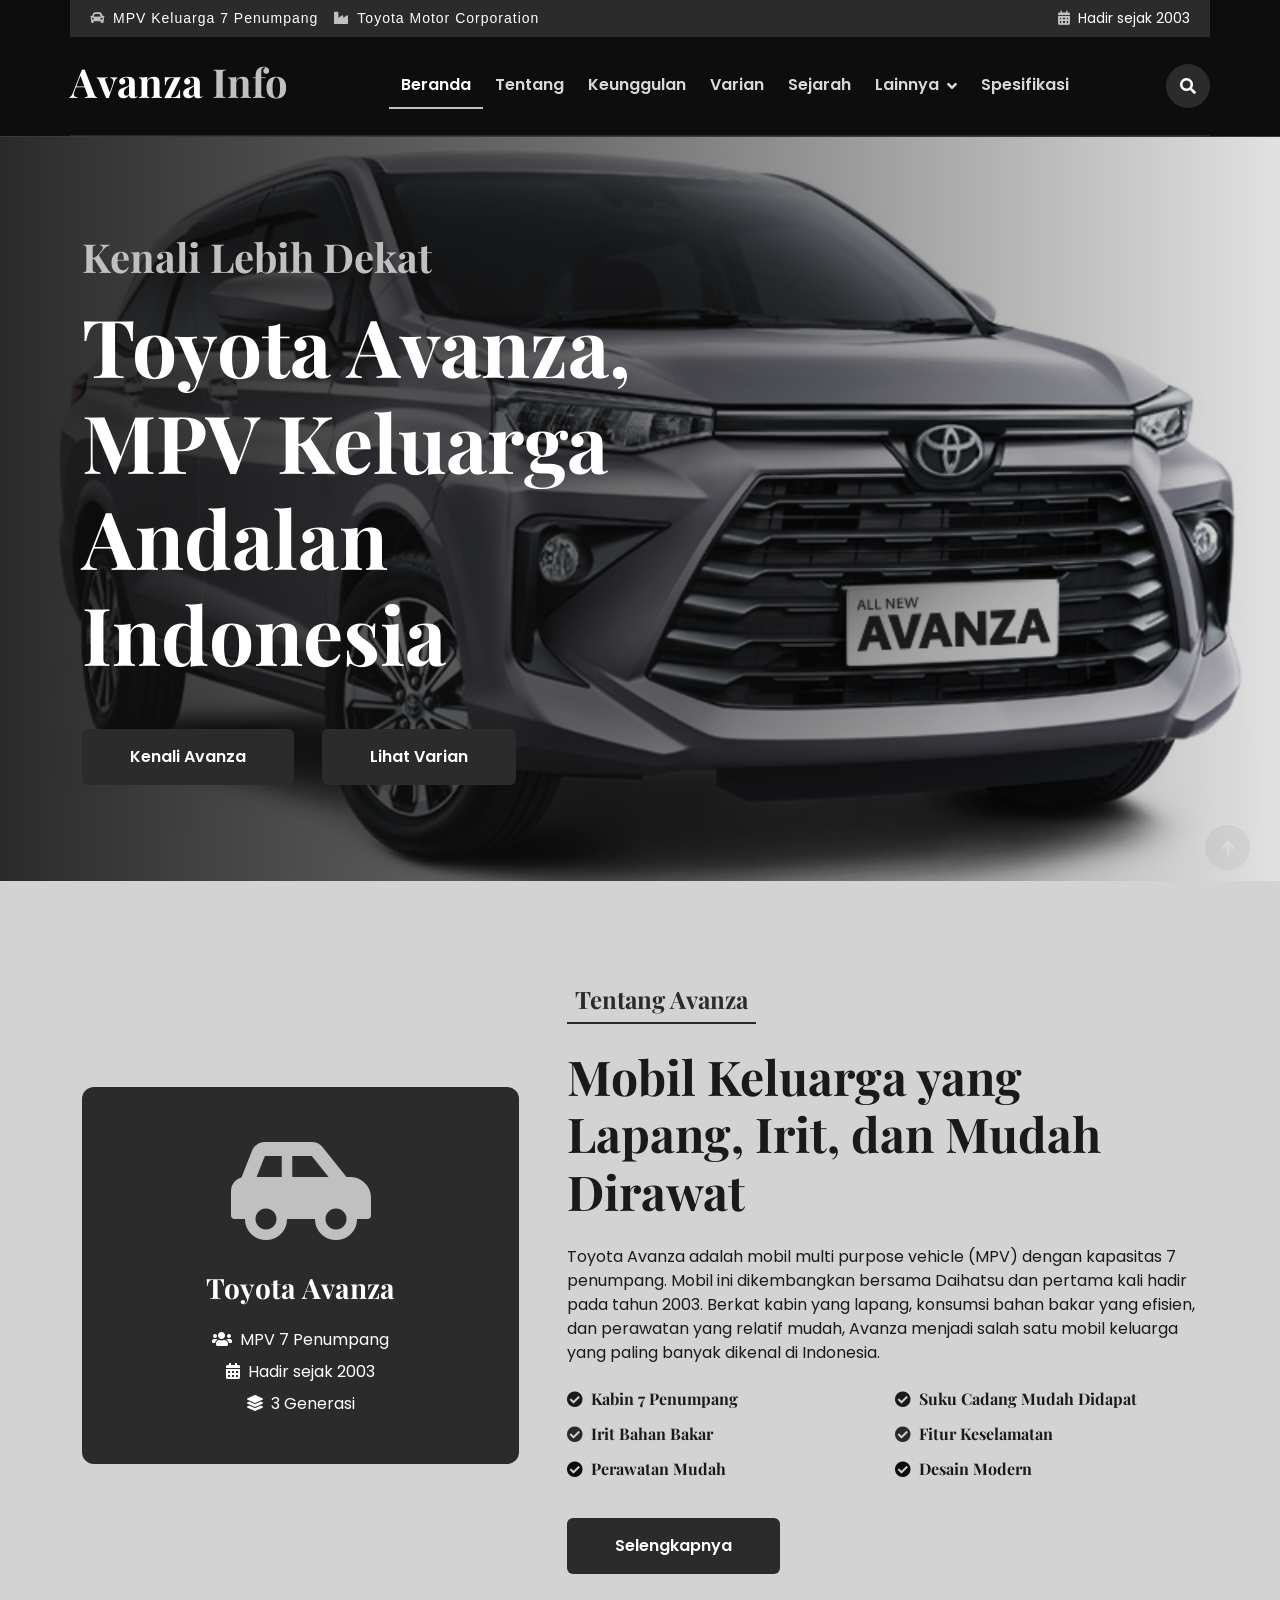
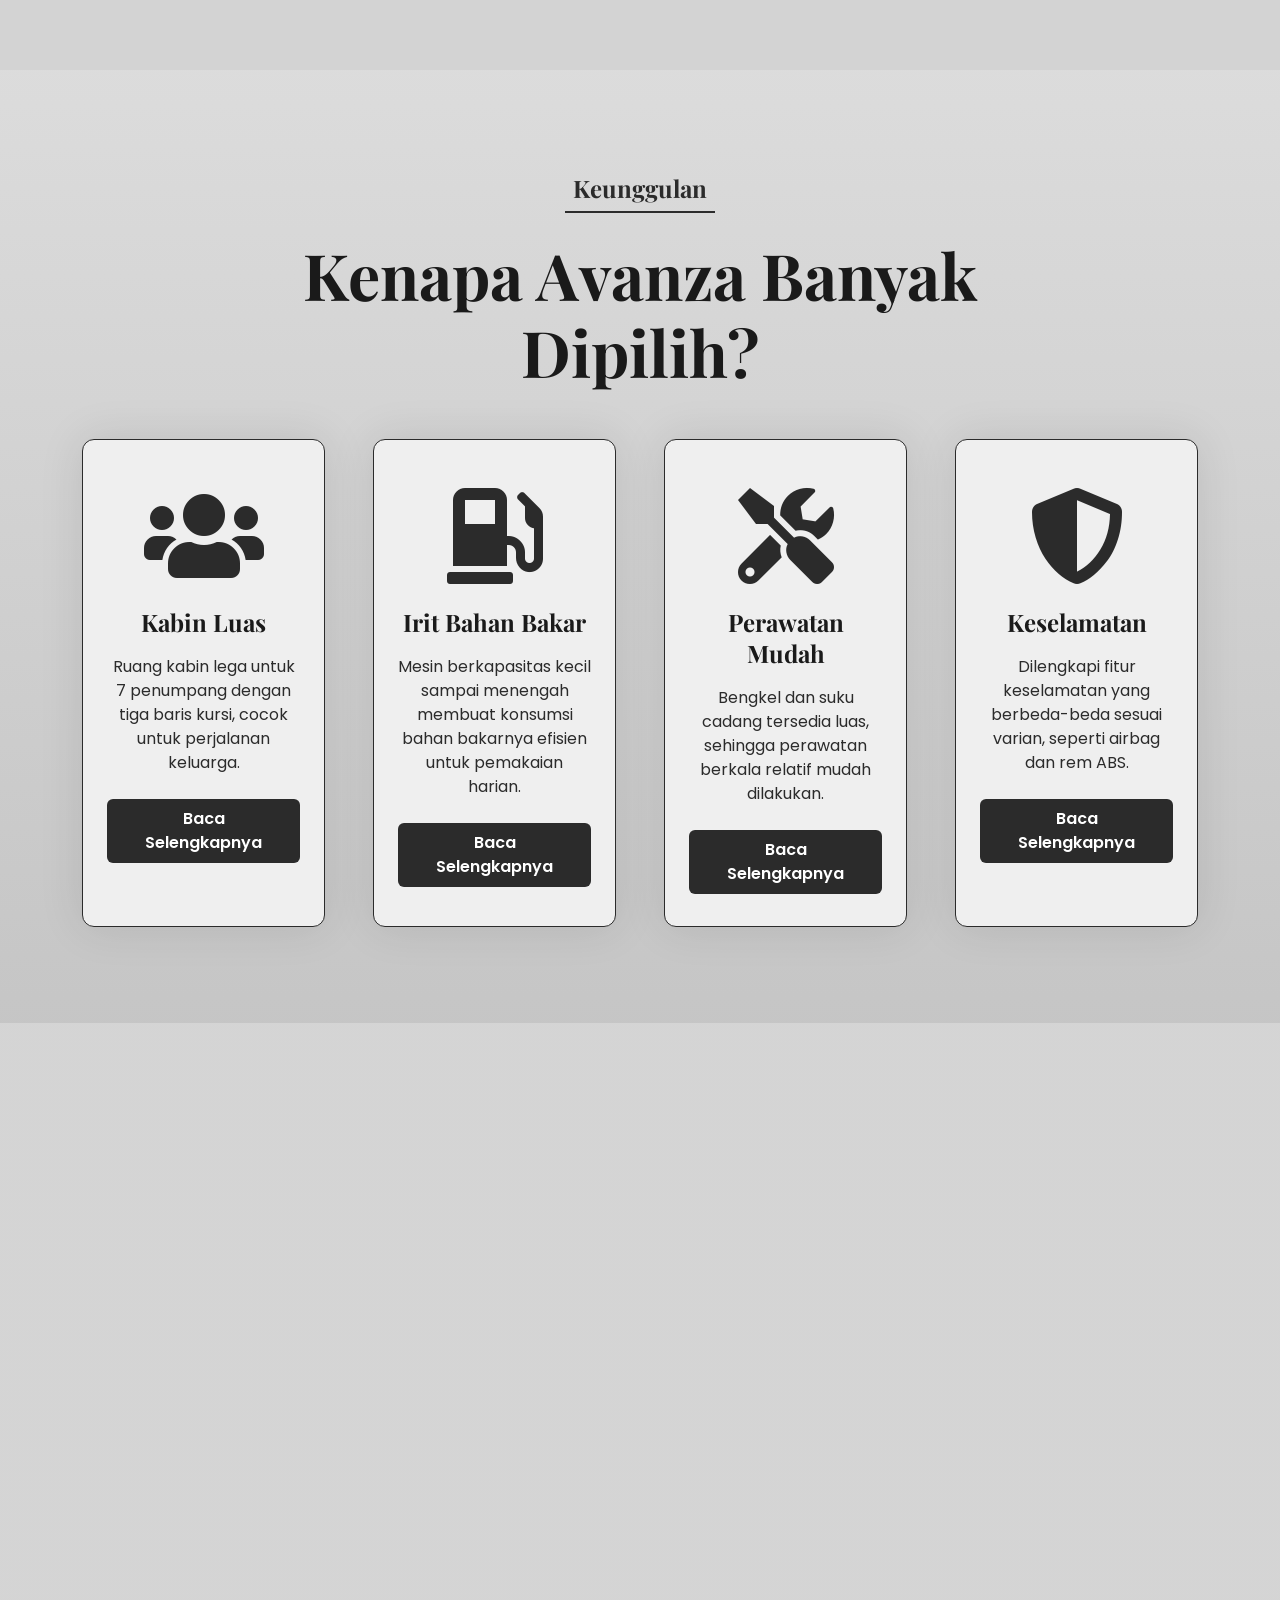
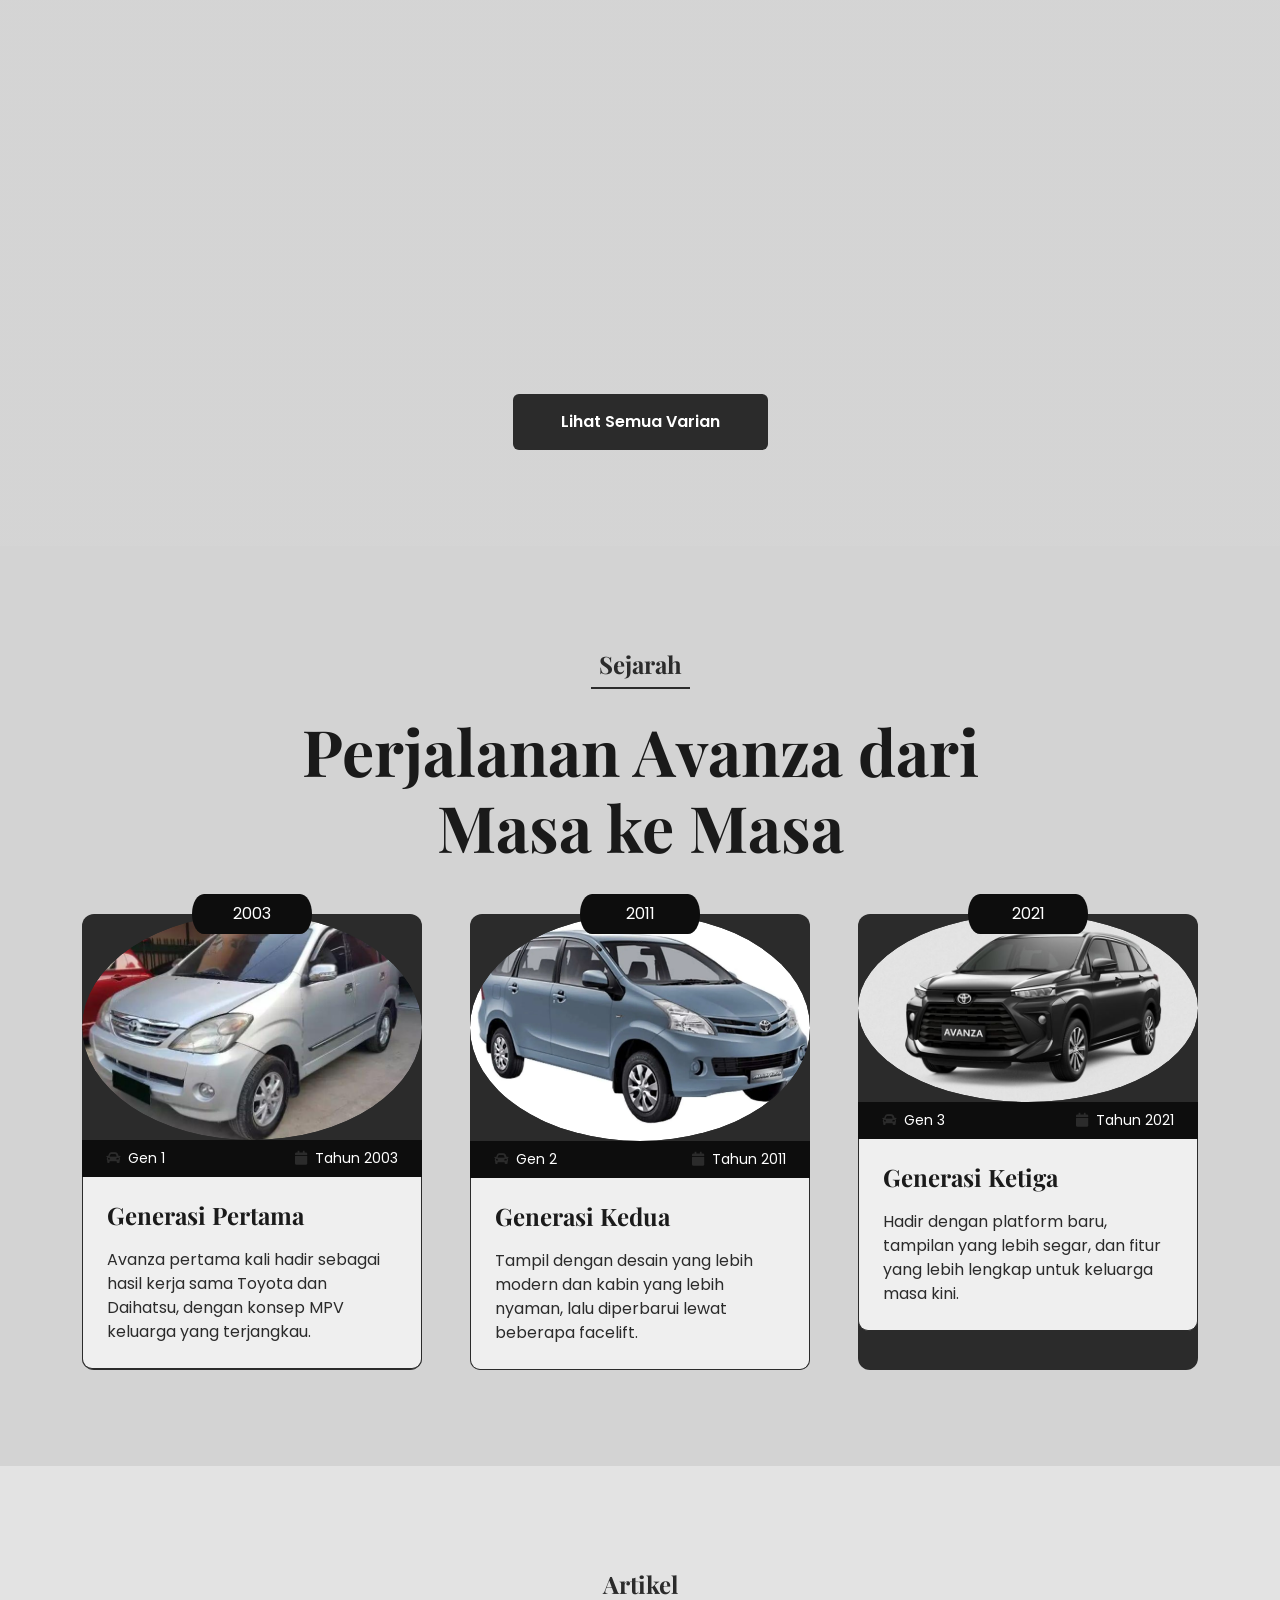
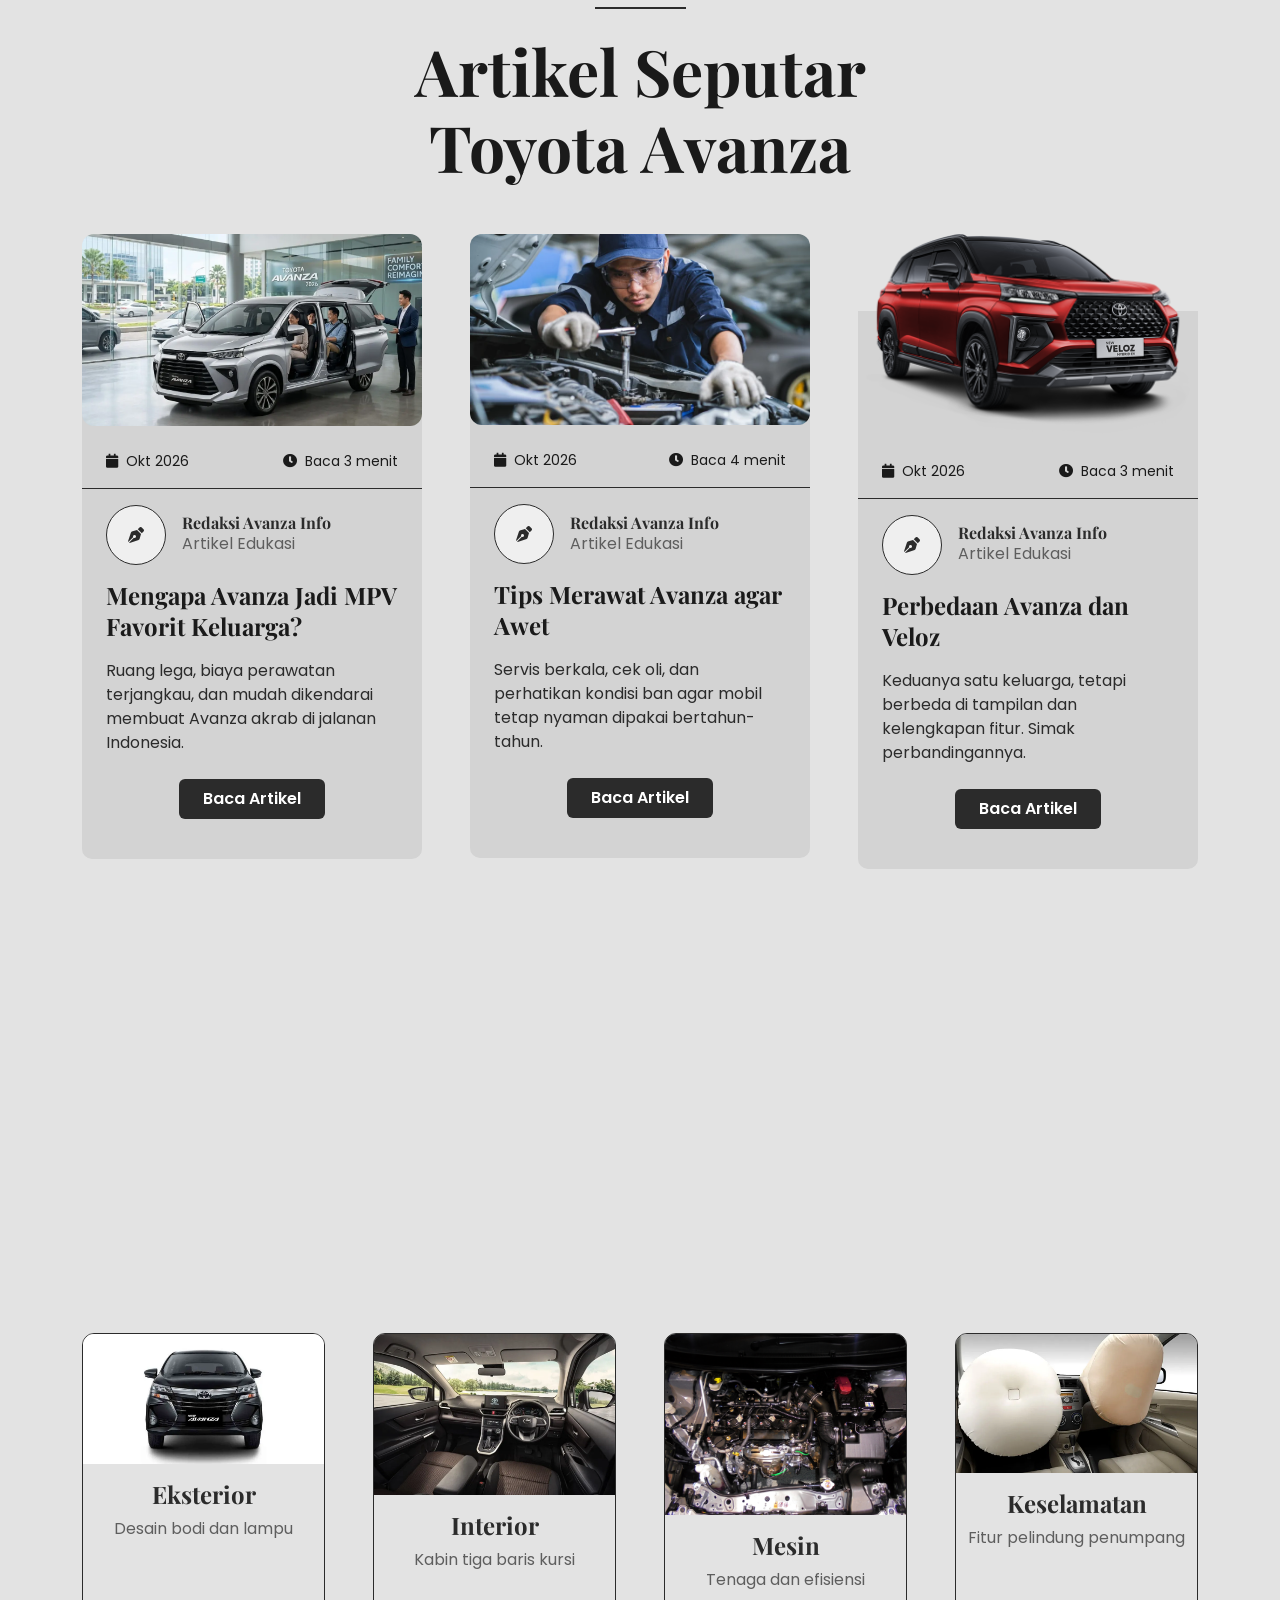
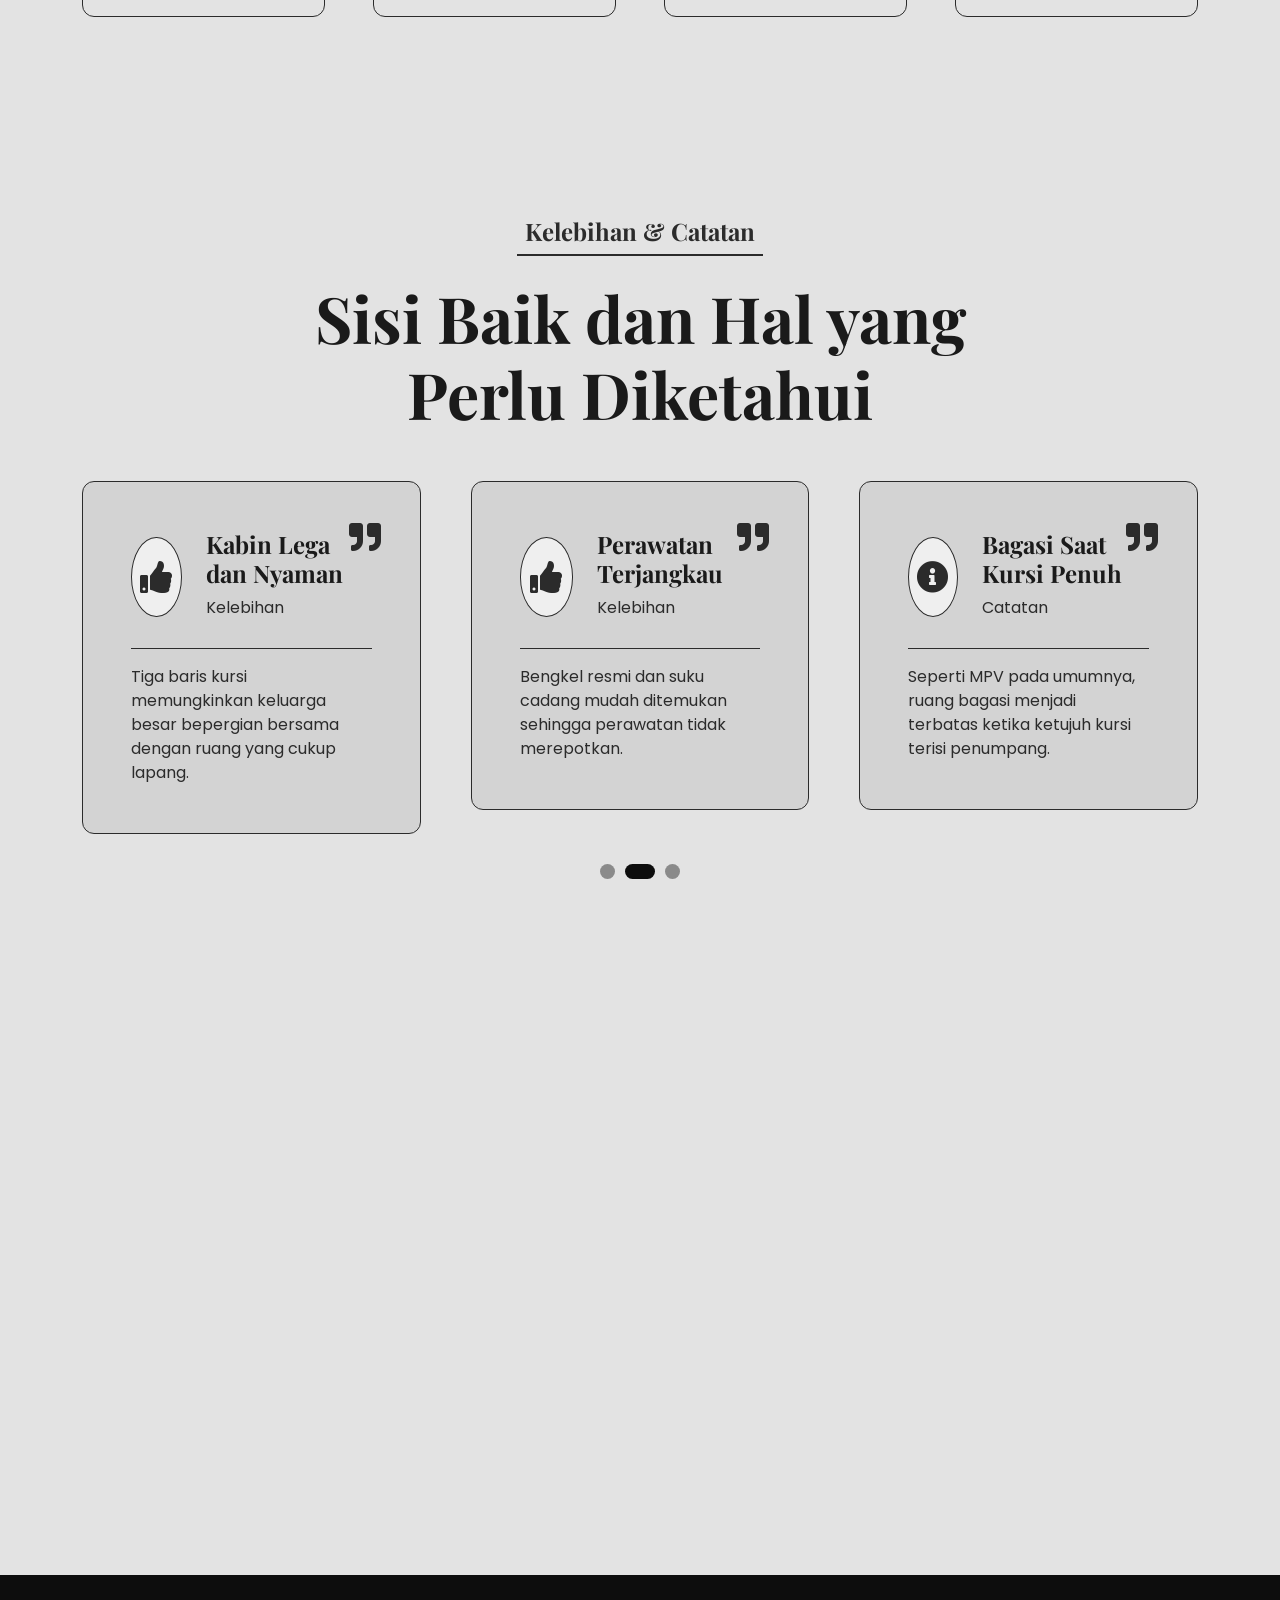
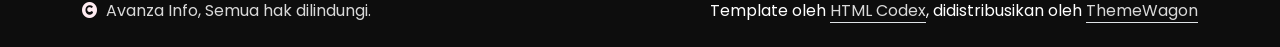
<file: index.html>
<!DOCTYPE html>
<html lang="id">

    <head>
        <meta charset="utf-8">
        <title>Avanza Info - Informasi Lengkap Toyota Avanza</title>
        <meta content="width=device-width, initial-scale=1.0" name="viewport">
        <meta content="toyota avanza, mpv keluarga, informasi avanza, spesifikasi avanza" name="keywords">
        <meta content="Avanza Info: website informasi lengkap tentang Toyota Avanza, MPV keluarga andalan Indonesia." name="description">

        <!-- Google Web Fonts -->
        <link rel="preconnect" href="https://fonts.googleapis.com">
        <link rel="preconnect" href="https://fonts.gstatic.com" crossorigin>
        <link href="https://fonts.googleapis.com/css2?family=Playfair+Display:wght@600;700&family=Poppins:wght@300;400;600&display=swap" rel="stylesheet">

        <!-- Icon Font Stylesheet -->
        <link rel="stylesheet" href="https://use.fontawesome.com/releases/v5.15.4/css/all.css"/>
        <link href="https://cdn.jsdelivr.net/npm/bootstrap-icons@1.4.1/font/bootstrap-icons.css" rel="stylesheet">

        <!-- Libraries Stylesheet -->
        <link href="lib/animate/animate.min.css" rel="stylesheet">
        <link href="lib/lightbox/css/lightbox.min.css" rel="stylesheet">
        <link href="lib/owlcarousel/assets/owl.carousel.min.css" rel="stylesheet">

        <!-- Customized Bootstrap Stylesheet -->
        <link href="css/bootstrap.min.css" rel="stylesheet">

        <!-- Template Stylesheet -->
        <link href="css/style.css" rel="stylesheet">

        <!-- Tema Avanza Info (hitam & abu tua) - harus paling akhir -->
        <link href="css/avanza.css" rel="stylesheet">
    </head>

    <body>

        <!-- Spinner Start -->
        <div id="spinner" class="show w-100 vh-100 bg-white position-fixed translate-middle top-50 start-50  d-flex align-items-center justify-content-center">
            <div class="spinner-grow text-primary" role="status"></div>
        </div>
        <!-- Spinner End -->

        <!-- Navbar start -->
        <div class="container-fluid border-bottom bg-light wow fadeIn" data-wow-delay="0.1s">
            <div class="container topbar bg-primary d-none d-lg-block py-2">
                <div class="d-flex justify-content-between">
                    <div class="top-info ps-2">
                        <small class="me-3"><i class="fas fa-car me-2 text-secondary"></i><span class="text-white">MPV Keluarga 7 Penumpang</span></small>
                        <small class="me-3"><i class="fas fa-industry me-2 text-secondary"></i><span class="text-white">Toyota Motor Corporation</span></small>
                    </div>
                    <div class="top-link pe-2">
                        <small class="text-white"><i class="fas fa-calendar-alt me-2 text-secondary"></i>Hadir sejak 2003</small>
                    </div>
                </div>
            </div>
            <div class="container px-0">
                <nav class="navbar navbar-light navbar-expand-xl py-3">
                    <a href="index.html" class="navbar-brand"><h1 class="text-primary display-6">Avanza<span class="text-secondary"> Info</span></h1></a>
                    <button class="navbar-toggler py-2 px-3" type="button" data-bs-toggle="collapse" data-bs-target="#navbarCollapse">
                        <span class="fa fa-bars text-primary"></span>
                    </button>
                    <div class="collapse navbar-collapse" id="navbarCollapse">
                        <div class="navbar-nav mx-auto">
                            <a href="index.html" class="nav-item nav-link active">Beranda</a>
                            <a href="about.html" class="nav-item nav-link">Tentang</a>
                            <a href="service.html" class="nav-item nav-link">Keunggulan</a>
                            <a href="program.html" class="nav-item nav-link">Varian</a>
                            <a href="event.html" class="nav-item nav-link">Sejarah</a>
                            <div class="nav-item dropdown">
                                <a href="#" class="nav-link dropdown-toggle" data-bs-toggle="dropdown">Lainnya</a>
                                <div class="dropdown-menu m-0 bg-secondary rounded-0">
                                    <a href="blog.html" class="dropdown-item">Artikel</a>
                                    <a href="team.html" class="dropdown-item">Bagian Mobil</a>
                                    <a href="testimonial.html" class="dropdown-item">Kelebihan</a>
                                    <a href="404.html" class="dropdown-item">Halaman 404</a>
                                </div>
                            </div>
                            <a href="contact.html" class="nav-item nav-link">Spesifikasi</a>
                        </div>
                        <button class="btn-search btn btn-primary btn-md-square rounded-circle" data-bs-toggle="modal" data-bs-target="#searchModal"><i class="fas fa-search text-white"></i></button>
                    </div>
                </nav>
            </div>
        </div>
        <!-- Navbar End -->


        <!-- Modal Search Start -->
        <div class="modal fade" id="searchModal" tabindex="-1" aria-labelledby="exampleModalLabel" aria-hidden="true">
            <div class="modal-dialog modal-fullscreen">
                <div class="modal-content rounded-0">
                    <div class="modal-header">
                        <h5 class="modal-title" id="exampleModalLabel">Cari informasi Avanza</h5>
                        <button type="button" class="btn-close" data-bs-dismiss="modal" aria-label="Close"></button>
                    </div>
                    <div class="modal-body d-flex align-items-center">
                        <div class="input-group w-75 mx-auto d-flex">
                            <input type="search" class="form-control p-3" placeholder="Ketik kata kunci, misalnya: mesin, varian, sejarah" aria-describedby="search-icon-1">
                            <span id="search-icon-1" class="input-group-text p-3"><i class="fa fa-search"></i></span>
                        </div>
                    </div>
                </div>
            </div>
        </div>
        <!-- Modal Search End -->

        <!-- Hero Start -->
        <div class="container-fluid py-5 hero-header wow fadeIn" data-wow-delay="0.1s">
            <div class="container py-5">
                <div class="row g-5">
                    <div class="col-lg-7 col-md-12">
                        <h1 class="mb-3 text-primary">Kenali Lebih Dekat</h1>
                        <h1 class="mb-5 display-1 text-white">Toyota Avanza, MPV Keluarga Andalan Indonesia</h1>
                        <a href="about.html" class="btn btn-primary px-4 py-3 px-md-5  me-4 btn-border-radius">Kenali Avanza</a>
                        <a href="program.html" class="btn btn-primary px-4 py-3 px-md-5 btn-border-radius">Lihat Varian</a>
                    </div>
                </div>
            </div>
        </div>
        <!-- Hero End -->


        <!-- About Start -->
        <div class="container-fluid py-5 about bg-light">
            <div class="container py-5">
                <div class="row g-5 align-items-center">
                    <div class="col-lg-5 wow fadeIn" data-wow-delay="0.1s">
                        <div class="bg-primary text-center p-5 img-border-radius h-100 d-flex flex-column justify-content-center">
                            <i class="fas fa-car-side fa-7x mb-4" style="color: #C0C0C0;"></i>
                            <h3 class="text-white mb-4">Toyota Avanza</h3>
                            <p class="text-white mb-2"><i class="fas fa-users me-2"></i>MPV 7 Penumpang</p>
                            <p class="text-white mb-2"><i class="fas fa-calendar-alt me-2"></i>Hadir sejak 2003</p>
                            <p class="text-white mb-0"><i class="fas fa-layer-group me-2"></i>3 Generasi</p>
                        </div>
                    </div>
                    <div class="col-lg-7 wow fadeIn" data-wow-delay="0.3s">
                        <h4 class="text-primary mb-4 border-bottom border-primary border-2 d-inline-block p-2 title-border-radius">Tentang Avanza</h4>
                        <h1 class="text-dark mb-4 display-5">Mobil Keluarga yang Lapang, Irit, dan Mudah Dirawat</h1>
                        <p class="text-dark mb-4">Toyota Avanza adalah mobil multi purpose vehicle (MPV) dengan kapasitas 7 penumpang. Mobil ini dikembangkan bersama Daihatsu dan pertama kali hadir pada tahun 2003. Berkat kabin yang lapang, konsumsi bahan bakar yang efisien, dan perawatan yang relatif mudah, Avanza menjadi salah satu mobil keluarga yang paling banyak dikenal di Indonesia.
                        </p>
                        <div class="row mb-4">
                            <div class="col-lg-6">
                                <h6 class="mb-3"><i class="fas fa-check-circle me-2"></i>Kabin 7 Penumpang</h6>
                                <h6 class="mb-3"><i class="fas fa-check-circle me-2 text-primary"></i>Irit Bahan Bakar</h6>
                                <h6 class="mb-3"><i class="fas fa-check-circle me-2 text-secondary"></i>Perawatan Mudah</h6>
                            </div>
                            <div class="col-lg-6">
                                <h6 class="mb-3"><i class="fas fa-check-circle me-2"></i>Suku Cadang Mudah Didapat</h6>
                                <h6 class="mb-3"><i class="fas fa-check-circle me-2 text-primary"></i>Fitur Keselamatan</h6>
                                <h6><i class="fas fa-check-circle me-2 text-secondary"></i>Desain Modern</h6>
                            </div>
                        </div>
                        <a href="about.html" class="btn btn-primary px-5 py-3 btn-border-radius">Selengkapnya</a>
                    </div>
                </div>
            </div>
        </div>
        <!-- About End -->


        <!-- Service Start -->
        <div class="container-fluid service py-5">
            <div class="container py-5">
                <div class="mx-auto text-center wow fadeIn" data-wow-delay="0.1s" style="max-width: 700px;">
                    <h4 class="text-primary mb-4 border-bottom border-primary border-2 d-inline-block p-2 title-border-radius">Keunggulan</h4>
                    <h1 class="mb-5 display-3">Kenapa Avanza Banyak Dipilih?</h1>
                </div>
                <div class="row g-5">
                    <div class="col-md-6 col-lg-6 col-xl-3 wow fadeIn" data-wow-delay="0.1s">
                        <div class="text-center border-primary border bg-white service-item">
                            <div class="service-content d-flex align-items-center justify-content-center p-4">
                                <div class="service-content-inner">
                                    <div class="p-4"><i class="fas fa-users fa-6x text-primary"></i></div>
                                    <a href="service.html" class="h4">Kabin Luas</a>
                                    <p class="my-3">Ruang kabin lega untuk 7 penumpang dengan tiga baris kursi, cocok untuk perjalanan keluarga.</p>
                                    <a href="service.html" class="btn btn-primary text-white px-4 py-2 my-2 btn-border-radius">Baca Selengkapnya</a>
                                </div>
                            </div>
                        </div>
                    </div>
                    <div class="col-md-6 col-lg-6 col-xl-3 wow fadeIn" data-wow-delay="0.3s">
                        <div class="text-center border-primary border bg-white service-item">
                            <div class="service-content d-flex align-items-center justify-content-center p-4">
                                <div class="service-content-inner">
                                    <div class="p-4"><i class="fas fa-gas-pump fa-6x text-primary"></i></div>
                                    <a href="service.html" class="h4">Irit Bahan Bakar</a>
                                    <p class="my-3">Mesin berkapasitas kecil sampai menengah membuat konsumsi bahan bakarnya efisien untuk pemakaian harian.</p>
                                    <a href="service.html" class="btn btn-primary text-white px-4 py-2 my-2 btn-border-radius">Baca Selengkapnya</a>
                                </div>
                            </div>
                        </div>
                    </div>
                    <div class="col-md-6 col-lg-6 col-xl-3 wow fadeIn" data-wow-delay="0.5s">
                        <div class="text-center border-primary border bg-white service-item">
                            <div class="service-content d-flex align-items-center justify-content-center p-4">
                                <div class="service-content-inner">
                                    <div class="p-4"><i class="fas fa-tools fa-6x text-primary"></i></div>
                                    <a href="service.html" class="h4">Perawatan Mudah</a>
                                    <p class="my-3">Bengkel dan suku cadang tersedia luas, sehingga perawatan berkala relatif mudah dilakukan.</p>
                                    <a href="service.html" class="btn btn-primary text-white px-4 py-2 my-2 btn-border-radius">Baca Selengkapnya</a>
                                </div>
                            </div>
                        </div>
                    </div>
                    <div class="col-md-6 col-lg-6 col-xl-3 wow fadeIn" data-wow-delay="0.7s">
                        <div class="text-center border-primary border bg-white service-item">
                            <div class="service-content d-flex align-items-center justify-content-center p-4">
                                <div class="service-content-inner">
                                    <div class="p-4"><i class="fas fa-shield-alt fa-6x text-primary"></i></div>
                                    <a href="service.html" class="h4">Keselamatan</a>
                                    <p class="my-3">Dilengkapi fitur keselamatan yang berbeda-beda sesuai varian, seperti airbag dan rem ABS.</p>
                                    <a href="service.html" class="btn btn-primary text-white px-4 py-2 my-2 btn-border-radius">Baca Selengkapnya</a>
                                </div>
                            </div>
                        </div>
                    </div>
                </div>
            </div>
        </div>
        <!-- Service End -->


        <!-- Programs Start -->
        <div class="container-fluid program  py-5">
            <div class="container py-5">
                <div class="mx-auto text-center wow fadeIn" data-wow-delay="0.1s" style="max-width: 700px;">
                    <h4 class="text-primary mb-4 border-bottom border-primary border-2 d-inline-block p-2 title-border-radius">Varian</h4>
                    <h1 class="mb-5 display-3">Pilihan Varian Toyota Avanza</h1>
                </div>
                <div class="row g-5 justify-content-center">
                    <div class="col-md-6 col-lg-6 col-xl-4 wow fadeIn" data-wow-delay="0.1s">
                        <div class="program-item rounded">
                            <div class="program-img position-relative">
                                <div class="overflow-hidden img-border-radius">
                                    <img src="img/program-1.jpg" class="img-fluid w-100" alt="Avanza 1.3">
                                </div>
                                <div class="px-4 py-2 bg-primary text-white program-rate">Mesin 1.3 L</div>
                            </div>
                            <div class="program-text bg-white px-4 pb-3">
                                <div class="program-text-inner">
                                    <a href="program.html" class="h4">Avanza 1.3</a>
                                    <p class="mt-3 mb-0">Varian dengan mesin 1.3 liter yang irit dan cocok untuk pemakaian harian dalam kota maupun keluarga.</p>
                                </div>
                            </div>
                            <div class="program-teacher d-flex align-items-center border-top border-primary bg-white px-4 py-3">
                                <div class="rounded-circle p-3 border border-primary bg-white d-flex align-items-center justify-content-center" style="width: 70px; height: 70px;"><i class="fas fa-cogs text-primary fa-lg"></i></div>
                                <div class="ms-3">
                                    <h6 class="mb-0 text-primary">Transmisi</h6>
                                    <small>Manual atau otomatis (CVT)</small>
                                </div>
                            </div>
                            <div class="d-flex justify-content-between px-4 py-2 bg-primary rounded-bottom">
                                <small class="text-white"><i class="fas fa-chair me-1"></i> 7 Kursi</small><small class="text-white"><i class="fas fa-gas-pump me-1"></i> Irit</small><small class="text-white"><i class="fas fa-cogs me-1"></i> 1.3 L</small>
                            </div>
                        </div>
                    </div>
                    <div class="col-md-6 col-lg-6 col-xl-4 wow fadeIn" data-wow-delay="0.3s">
                        <div class="program-item rounded">
                            <div class="program-img position-relative">
                                <div class="overflow-hidden img-border-radius">
                                    <img src="img/program-2.jpg" class="img-fluid w-100" alt="Avanza 1.5">
                                </div>
                                <div class="px-4 py-2 bg-primary text-white program-rate">Mesin 1.5 L</div>
                            </div>
                            <div class="program-text bg-white px-4 pb-3">
                                <div class="program-text-inner">
                                    <a href="program.html" class="h4">Avanza 1.5</a>
                                    <p class="mt-3 mb-0">Varian bermesin 1.5 liter dengan tenaga lebih besar dan fitur yang lebih lengkap untuk perjalanan jauh.</p>
                                </div>
                            </div>
                            <div class="program-teacher d-flex align-items-center border-top border-primary bg-white px-4 py-3">
                                <div class="rounded-circle p-3 border border-primary bg-white d-flex align-items-center justify-content-center" style="width: 70px; height: 70px;"><i class="fas fa-cogs text-primary fa-lg"></i></div>
                                <div class="ms-3">
                                    <h6 class="mb-0 text-primary">Transmisi</h6>
                                    <small>Manual atau otomatis (CVT)</small>
                                </div>
                            </div>
                            <div class="d-flex justify-content-between px-4 py-2 bg-primary rounded-bottom">
                                <small class="text-white"><i class="fas fa-chair me-1"></i> 7 Kursi</small><small class="text-white"><i class="fas fa-bolt me-1"></i> Bertenaga</small><small class="text-white"><i class="fas fa-cogs me-1"></i> 1.5 L</small>
                            </div>
                        </div>
                    </div>
                    <div class="col-md-6 col-lg-6 col-xl-4 wow fadeIn" data-wow-delay="0.5s">
                        <div class="program-item rounded">
                            <div class="program-img position-relative">
                                <div class="overflow-hidden img-border-radius">
                                    <img src="img/program-3.jpg" class="img-fluid w-100" alt="Veloz">
                                </div>
                                <div class="px-4 py-2 bg-primary text-white program-rate">Tampilan Sporty</div>
                            </div>
                            <div class="program-text bg-white px-4 pb-3">
                                <div class="program-text-inner">
                                    <a href="program.html" class="h4">Veloz</a>
                                    <p class="mt-3 mb-0">Saudara Avanza dengan tampilan lebih sporty dan fitur lebih lengkap sebagai pilihan teratas.</p>
                                </div>
                            </div>
                            <div class="program-teacher d-flex align-items-center border-top border-primary bg-white px-4 py-3">
                                <div class="rounded-circle p-3 border border-primary bg-white d-flex align-items-center justify-content-center" style="width: 70px; height: 70px;"><i class="fas fa-cogs text-primary fa-lg"></i></div>
                                <div class="ms-3">
                                    <h6 class="mb-0 text-primary">Transmisi</h6>
                                    <small>Otomatis (CVT)</small>
                                </div>
                            </div>
                            <div class="d-flex justify-content-between px-4 py-2 bg-primary rounded-bottom">
                                <small class="text-white"><i class="fas fa-chair me-1"></i> 7 Kursi</small><small class="text-white"><i class="fas fa-star me-1"></i> Premium</small><small class="text-white"><i class="fas fa-cogs me-1"></i> 1.5 L</small>
                            </div>
                        </div>
                    </div>
                    <div class="d-inline-block text-center wow fadeIn" data-wow-delay="0.1s">
                        <a href="program.html" class="btn btn-primary px-5 py-3 text-white btn-border-radius">Lihat Semua Varian</a>
                    </div>
                </div>
            </div>
        </div>
        <!-- Program End -->


        <!-- Events Start -->
        <div class="container-fluid events py-5 bg-light">
            <div class="container py-5">
                <div class="mx-auto text-center wow fadeIn" data-wow-delay="0.1s" style="max-width: 700px;">
                    <h4 class="text-primary mb-4 border-bottom border-primary border-2 d-inline-block p-2 title-border-radius">Sejarah</h4>
                    <h1 class="mb-5 display-3">Perjalanan Avanza dari Masa ke Masa</h1>
                </div>
                <div class="row g-5 justify-content-center">
                    <div class="col-md-6 col-lg-6 col-xl-4 wow fadeIn" data-wow-delay="0.1s">
                        <div class="events-item bg-primary rounded">
                            <div class="events-inner position-relative">
                                <div class="events-img overflow-hidden rounded-circle position-relative">
                                    <img src="img/event-1.jpg" class="img-fluid w-100 rounded-circle" alt="Generasi Pertama">
                                    <div class="event-overlay">
                                        <a href="img/event-1.jpg" data-lightbox="sejarah"><i class="fas fa-search-plus text-white fa-2x"></i></a>
                                    </div>
                                </div>
                                <div class="px-4 py-2 bg-secondary text-white text-center events-rate">2003</div>
                                <div class="d-flex justify-content-between px-4 py-2 bg-secondary">
                                    <small class="text-white"><i class="fas fa-car me-1 text-primary"></i> Gen 1</small>
                                    <small class="text-white"><i class="fas fa-calendar me-1 text-primary"></i> Tahun 2003</small>
                                </div>
                            </div>
                            <div class="events-text p-4 border border-primary bg-white border-top-0 rounded-bottom">
                                <a href="event.html" class="h4">Generasi Pertama</a>
                                <p class="mb-0 mt-3">Avanza pertama kali hadir sebagai hasil kerja sama Toyota dan Daihatsu, dengan konsep MPV keluarga yang terjangkau.</p>
                            </div>
                        </div>
                    </div>
                    <div class="col-md-6 col-lg-6 col-xl-4 wow fadeIn" data-wow-delay="0.3s">
                        <div class="events-item bg-primary rounded">
                            <div class="events-inner position-relative">
                                <div class="events-img overflow-hidden rounded-circle position-relative">
                                    <img src="img/event-2.jpg" class="img-fluid w-100 rounded-circle" alt="Generasi Kedua">
                                    <div class="event-overlay">
                                        <a href="img/event-2.jpg" data-lightbox="sejarah"><i class="fas fa-search-plus text-white fa-2x"></i></a>
                                    </div>
                                </div>
                                <div class="px-4 py-2 bg-secondary text-white text-center events-rate">2011</div>
                                <div class="d-flex justify-content-between px-4 py-2 bg-secondary">
                                    <small class="text-white"><i class="fas fa-car me-1 text-primary"></i> Gen 2</small>
                                    <small class="text-white"><i class="fas fa-calendar me-1 text-primary"></i> Tahun 2011</small>
                                </div>
                            </div>
                            <div class="events-text p-4 border border-primary bg-white border-top-0 rounded-bottom">
                                <a href="event.html" class="h4">Generasi Kedua</a>
                                <p class="mb-0 mt-3">Tampil dengan desain yang lebih modern dan kabin yang lebih nyaman, lalu diperbarui lewat beberapa facelift.</p>
                            </div>
                        </div>
                    </div>
                    <div class="col-md-6 col-lg-6 col-xl-4 wow fadeIn" data-wow-delay="0.5s">
                        <div class="events-item bg-primary rounded">
                            <div class="events-inner position-relative">
                                <div class="events-img overflow-hidden rounded-circle position-relative">
                                    <img src="img/event-3.jpg" class="img-fluid w-100 rounded-circle" alt="Generasi Ketiga">
                                    <div class="event-overlay">
                                        <a href="img/event-3.jpg" data-lightbox="sejarah"><i class="fas fa-search-plus text-white fa-2x"></i></a>
                                    </div>
                                </div>
                                <div class="px-4 py-2 bg-secondary text-white text-center events-rate">2021</div>
                                <div class="d-flex justify-content-between px-4 py-2 bg-secondary">
                                    <small class="text-white"><i class="fas fa-car me-1 text-primary"></i> Gen 3</small>
                                    <small class="text-white"><i class="fas fa-calendar me-1 text-primary"></i> Tahun 2021</small>
                                </div>
                            </div>
                            <div class="events-text p-4 border border-primary bg-white border-top-0 rounded-bottom">
                                <a href="event.html" class="h4">Generasi Ketiga</a>
                                <p class="mb-0 mt-3">Hadir dengan platform baru, tampilan yang lebih segar, dan fitur yang lebih lengkap untuk keluarga masa kini.</p>
                            </div>
                        </div>
                    </div>
                </div>
            </div>
        </div>
        <!-- Events End-->


        <!-- Blog Start-->
        <div class="container-fluid blog py-5">
            <div class="container py-5">
                <div class="mx-auto text-center wow fadeIn" data-wow-delay="0.1s" style="max-width: 600px;">
                    <h4 class="text-primary mb-4 border-bottom border-primary border-2 d-inline-block p-2 title-border-radius">Artikel</h4>
                    <h1 class="mb-5 display-3">Artikel Seputar Toyota Avanza</h1>
                </div>
                <div class="row g-5 justify-content-center">
                    <div class="col-md-6 col-lg-6 col-xl-4 wow fadeIn" data-wow-delay="0.1s">
                        <div class="blog-item rounded-bottom">
                            <div class="blog-img overflow-hidden position-relative img-border-radius">
                                <img src="img/blog-1.jpg" class="img-fluid w-100" alt="Mengapa Avanza Jadi MPV Favorit Keluarga?">
                            </div>
                            <div class="d-flex justify-content-between px-4 py-3 bg-light border-bottom border-primary blog-date-comments">
                                <small class="text-dark"><i class="fas fa-calendar me-1 text-dark"></i> Okt 2026</small>
                                <small class="text-dark"><i class="fas fa-clock me-1 text-dark"></i> Baca 3 menit</small>
                            </div>
                            <div class="blog-content d-flex align-items-center px-4 py-3 bg-light">
                                <div class="rounded-circle border border-primary bg-white d-flex align-items-center justify-content-center" style="width: 60px; height: 60px;"><i class="fas fa-pen-nib text-primary"></i></div>
                                <div class="ms-3">
                                    <h6 class="text-primary mb-0">Redaksi Avanza Info</h6>
                                    <p class="text-muted mb-0">Artikel Edukasi</p>
                                </div>
                            </div>
                            <div class="px-4 pb-4 bg-light rounded-bottom">
                                <div class="blog-text-inner">
                                    <a href="blog.html" class="h4">Mengapa Avanza Jadi MPV Favorit Keluarga?</a>
                                    <p class="mt-3 mb-4">Ruang lega, biaya perawatan terjangkau, dan mudah dikendarai membuat Avanza akrab di jalanan Indonesia.</p>
                                </div>
                                <div class="text-center">
                                    <a href="blog.html" class="btn btn-primary text-white px-4 py-2 mb-3 btn-border-radius">Baca Artikel</a>
                                </div>
                            </div>
                        </div>
                    </div>
                    <div class="col-md-6 col-lg-6 col-xl-4 wow fadeIn" data-wow-delay="0.3s">
                        <div class="blog-item rounded-bottom">
                            <div class="blog-img overflow-hidden position-relative img-border-radius">
                                <img src="img/blog-2.jpg" class="img-fluid w-100" alt="Tips Merawat Avanza agar Awet">
                            </div>
                            <div class="d-flex justify-content-between px-4 py-3 bg-light border-bottom border-primary blog-date-comments">
                                <small class="text-dark"><i class="fas fa-calendar me-1 text-dark"></i> Okt 2026</small>
                                <small class="text-dark"><i class="fas fa-clock me-1 text-dark"></i> Baca 4 menit</small>
                            </div>
                            <div class="blog-content d-flex align-items-center px-4 py-3 bg-light">
                                <div class="rounded-circle border border-primary bg-white d-flex align-items-center justify-content-center" style="width: 60px; height: 60px;"><i class="fas fa-pen-nib text-primary"></i></div>
                                <div class="ms-3">
                                    <h6 class="text-primary mb-0">Redaksi Avanza Info</h6>
                                    <p class="text-muted mb-0">Artikel Edukasi</p>
                                </div>
                            </div>
                            <div class="px-4 pb-4 bg-light rounded-bottom">
                                <div class="blog-text-inner">
                                    <a href="blog.html" class="h4">Tips Merawat Avanza agar Awet</a>
                                    <p class="mt-3 mb-4">Servis berkala, cek oli, dan perhatikan kondisi ban agar mobil tetap nyaman dipakai bertahun-tahun.</p>
                                </div>
                                <div class="text-center">
                                    <a href="blog.html" class="btn btn-primary text-white px-4 py-2 mb-3 btn-border-radius">Baca Artikel</a>
                                </div>
                            </div>
                        </div>
                    </div>
                    <div class="col-md-6 col-lg-6 col-xl-4 wow fadeIn" data-wow-delay="0.5s">
                        <div class="blog-item rounded-bottom">
                            <div class="blog-img overflow-hidden position-relative img-border-radius">
                                <img src="img/blog-3.jpg" class="img-fluid w-100" alt="Perbedaan Avanza dan Veloz">
                            </div>
                            <div class="d-flex justify-content-between px-4 py-3 bg-light border-bottom border-primary blog-date-comments">
                                <small class="text-dark"><i class="fas fa-calendar me-1 text-dark"></i> Okt 2026</small>
                                <small class="text-dark"><i class="fas fa-clock me-1 text-dark"></i> Baca 3 menit</small>
                            </div>
                            <div class="blog-content d-flex align-items-center px-4 py-3 bg-light">
                                <div class="rounded-circle border border-primary bg-white d-flex align-items-center justify-content-center" style="width: 60px; height: 60px;"><i class="fas fa-pen-nib text-primary"></i></div>
                                <div class="ms-3">
                                    <h6 class="text-primary mb-0">Redaksi Avanza Info</h6>
                                    <p class="text-muted mb-0">Artikel Edukasi</p>
                                </div>
                            </div>
                            <div class="px-4 pb-4 bg-light rounded-bottom">
                                <div class="blog-text-inner">
                                    <a href="blog.html" class="h4">Perbedaan Avanza dan Veloz</a>
                                    <p class="mt-3 mb-4">Keduanya satu keluarga, tetapi berbeda di tampilan dan kelengkapan fitur. Simak perbandingannya.</p>
                                </div>
                                <div class="text-center">
                                    <a href="blog.html" class="btn btn-primary text-white px-4 py-2 mb-3 btn-border-radius">Baca Artikel</a>
                                </div>
                            </div>
                        </div>
                    </div>
                </div>
            </div>
        </div>
        <!-- Blog End-->


        <!-- Team Start-->
        <div class="container-fluid team py-5">
            <div class="container py-5">
                <div class="mx-auto text-center wow fadeIn" data-wow-delay="0.1s" style="max-width: 600px;">
                    <h4 class="text-primary mb-4 border-bottom border-primary border-2 d-inline-block p-2 title-border-radius">Bagian Mobil</h4>
                    <h1 class="mb-5 display-3">Mengenal Bagian-Bagian Avanza</h1>
                </div>
                <div class="row g-5 justify-content-center">
                    <div class="col-md-6 col-lg-4 col-xl-3 wow fadeIn" data-wow-delay="0.1s">
                        <div class="team-item border border-primary img-border-radius overflow-hidden">
                            <img src="img/team-1.jpg" class="img-fluid w-100" alt="Eksterior Toyota Avanza">
                            <div class="team-content text-center py-3">
                                <h4 class="text-primary">Eksterior</h4>
                                <p class="text-muted mb-2">Desain bodi dan lampu</p>
                            </div>
                        </div>
                    </div>
                    <div class="col-md-6 col-lg-4 col-xl-3 wow fadeIn" data-wow-delay="0.3s">
                        <div class="team-item border border-primary img-border-radius overflow-hidden">
                            <img src="img/team-2.jpg" class="img-fluid w-100" alt="Interior Toyota Avanza">
                            <div class="team-content text-center py-3">
                                <h4 class="text-primary">Interior</h4>
                                <p class="text-muted mb-2">Kabin tiga baris kursi</p>
                            </div>
                        </div>
                    </div>
                    <div class="col-md-6 col-lg-4 col-xl-3 wow fadeIn" data-wow-delay="0.5s">
                        <div class="team-item border border-primary img-border-radius overflow-hidden">
                            <img src="img/team-3.jpg" class="img-fluid w-100" alt="Mesin Toyota Avanza">
                            <div class="team-content text-center py-3">
                                <h4 class="text-primary">Mesin</h4>
                                <p class="text-muted mb-2">Tenaga dan efisiensi</p>
                            </div>
                        </div>
                    </div>
                    <div class="col-md-6 col-lg-4 col-xl-3 wow fadeIn" data-wow-delay="0.7s">
                        <div class="team-item border border-primary img-border-radius overflow-hidden">
                            <img src="img/team-4.jpg" class="img-fluid w-100" alt="Keselamatan Toyota Avanza">
                            <div class="team-content text-center py-3">
                                <h4 class="text-primary">Keselamatan</h4>
                                <p class="text-muted mb-2">Fitur pelindung penumpang</p>
                            </div>
                        </div>
                    </div>
                </div>
            </div>
        </div>
        <!-- Team End-->


        <!-- Testimonial Start -->
        <div class="container-fluid testimonial py-5">
            <div class="container py-5">
                <div class="mx-auto text-center wow fadeIn" data-wow-delay="0.1s" style="max-width: 700px;">
                    <h4 class="text-primary mb-4 border-bottom border-primary border-2 d-inline-block p-2 title-border-radius">Kelebihan & Catatan</h4>
                    <h1 class="mb-5 display-3">Sisi Baik dan Hal yang Perlu Diketahui</h1>
                </div>
                <div class="owl-carousel testimonial-carousel wow fadeIn" data-wow-delay="0.3s">
                <div class="testimonial-item img-border-radius bg-light border border-primary p-4">
                    <div class="p-4 position-relative">
                        <i class="fa fa-quote-right fa-2x text-primary position-absolute" style="top: 15px; right: 15px;"></i>
                        <div class="d-flex align-items-center">
                            <div class="border border-primary bg-white rounded-circle d-flex align-items-center justify-content-center" style="width: 80px; height: 80px;">
                                <i class="fas fa-thumbs-up fa-2x text-primary"></i>
                            </div>
                            <div class="ms-4">
                                <h4 class="text-dark">Kabin Lega dan Nyaman</h4>
                                <p class="m-0 pb-1">Kelebihan</p>
                            </div>
                        </div>
                        <div class="border-top border-primary mt-4 pt-3">
                            <p class="mb-0">Tiga baris kursi memungkinkan keluarga besar bepergian bersama dengan ruang yang cukup lapang.</p>
                        </div>
                    </div>
                </div>
                <div class="testimonial-item img-border-radius bg-light border border-primary p-4">
                    <div class="p-4 position-relative">
                        <i class="fa fa-quote-right fa-2x text-primary position-absolute" style="top: 15px; right: 15px;"></i>
                        <div class="d-flex align-items-center">
                            <div class="border border-primary bg-white rounded-circle d-flex align-items-center justify-content-center" style="width: 80px; height: 80px;">
                                <i class="fas fa-thumbs-up fa-2x text-primary"></i>
                            </div>
                            <div class="ms-4">
                                <h4 class="text-dark">Perawatan Terjangkau</h4>
                                <p class="m-0 pb-1">Kelebihan</p>
                            </div>
                        </div>
                        <div class="border-top border-primary mt-4 pt-3">
                            <p class="mb-0">Bengkel resmi dan suku cadang mudah ditemukan sehingga perawatan tidak merepotkan.</p>
                        </div>
                    </div>
                </div>
                <div class="testimonial-item img-border-radius bg-light border border-primary p-4">
                    <div class="p-4 position-relative">
                        <i class="fa fa-quote-right fa-2x text-primary position-absolute" style="top: 15px; right: 15px;"></i>
                        <div class="d-flex align-items-center">
                            <div class="border border-primary bg-white rounded-circle d-flex align-items-center justify-content-center" style="width: 80px; height: 80px;">
                                <i class="fas fa-info-circle fa-2x text-primary"></i>
                            </div>
                            <div class="ms-4">
                                <h4 class="text-dark">Bagasi Saat Kursi Penuh</h4>
                                <p class="m-0 pb-1">Catatan</p>
                            </div>
                        </div>
                        <div class="border-top border-primary mt-4 pt-3">
                            <p class="mb-0">Seperti MPV pada umumnya, ruang bagasi menjadi terbatas ketika ketujuh kursi terisi penumpang.</p>
                        </div>
                    </div>
                </div>
                </div>
            </div>
        </div>
        <!-- Testimonial End -->

        <!-- Footer Start -->
        <div class="container-fluid footer py-5 wow fadeIn" data-wow-delay="0.1s">
            <div class="container py-5">
                <div class="row g-5">
                    <div class="col-md-6 col-lg-4 col-xl-3">
                        <div class="footer-item">
                            <h2 class="fw-bold mb-3"><span class="text-primary mb-0">Avanza</span><span class="text-secondary"> Info</span></h2>
                            <p class="mb-4">Avanza Info adalah website pengenalan Toyota Avanza, MPV 7 penumpang yang menjadi salah satu mobil keluarga paling dikenal di Indonesia. Website ini dibuat untuk memperkenalkan mobilnya secara ringkas dan jelas.</p>
                            <div class="border border-primary p-3 rounded">
                                <h5 class="mb-2">Dibuat untuk</h5>
                                <p class="mb-0">Tugas UTS: modifikasi template website.</p>
                            </div>
                        </div>
                    </div>
                    <div class="col-md-6 col-lg-4 col-xl-3">
                        <div class="footer-item">
                            <div class="d-flex flex-column p-4 ps-5 text-dark border border-primary" style="border-radius: 12px;">
                                <h5 class="mb-3">Fakta Singkat</h5>
                                <p>Tipe: MPV 7 penumpang</p>
                                <p>Pabrikan: Toyota</p>
                                <p>Kembaran: Daihatsu Xenia</p>
                                <p>Debut: 2003</p>
                                <p class="mb-0">Generasi: 3 generasi</p>
                            </div>
                        </div>
                    </div>
                    <div class="col-md-6 col-lg-4 col-xl-3">
                        <div class="footer-item">
                            <h4 class="text-primary mb-4 border-bottom border-primary border-2 d-inline-block p-2 title-border-radius">MENU CEPAT</h4>
                            <div class="d-flex flex-column align-items-start">
                                <a href="about.html" class="text-body mb-3"><i class="fa fa-angle-right text-primary me-2"></i> Tentang Avanza</a>
                                <a href="service.html" class="text-body mb-3"><i class="fa fa-angle-right text-primary me-2"></i> Keunggulan</a>
                                <a href="program.html" class="text-body mb-3"><i class="fa fa-angle-right text-primary me-2"></i> Varian</a>
                                <a href="event.html" class="text-body mb-3"><i class="fa fa-angle-right text-primary me-2"></i> Sejarah</a>
                                <a href="blog.html" class="text-body mb-3"><i class="fa fa-angle-right text-primary me-2"></i> Artikel</a>
                                <a href="contact.html" class="text-body mb-3"><i class="fa fa-angle-right text-primary me-2"></i> Spesifikasi</a>
                            </div>
                        </div>
                    </div>
                    <div class="col-md-6 col-lg-4 col-xl-3">
                        <div class="footer-item">
                            <h4 class="text-primary mb-4 border-bottom border-primary border-2 d-inline-block p-2 title-border-radius">GALERI AVANZA</h4>
                            <div class="row g-3">
                                <div class="col-4"><div class="footer-galary-img rounded-circle border border-primary"><img src="img/galary-1.jpg" class="img-fluid rounded-circle p-2" alt="Galeri Toyota Avanza 1"></div></div>
                                <div class="col-4"><div class="footer-galary-img rounded-circle border border-primary"><img src="img/galary-2.jpg" class="img-fluid rounded-circle p-2" alt="Galeri Toyota Avanza 2"></div></div>
                                <div class="col-4"><div class="footer-galary-img rounded-circle border border-primary"><img src="img/galary-3.jpg" class="img-fluid rounded-circle p-2" alt="Galeri Toyota Avanza 3"></div></div>
                                <div class="col-4"><div class="footer-galary-img rounded-circle border border-primary"><img src="img/galary-4.jpg" class="img-fluid rounded-circle p-2" alt="Galeri Toyota Avanza 4"></div></div>
                                <div class="col-4"><div class="footer-galary-img rounded-circle border border-primary"><img src="img/galary-5.jpg" class="img-fluid rounded-circle p-2" alt="Galeri Toyota Avanza 5"></div></div>
                                <div class="col-4"><div class="footer-galary-img rounded-circle border border-primary"><img src="img/galary-6.jpg" class="img-fluid rounded-circle p-2" alt="Galeri Toyota Avanza 6"></div></div>
                            </div>
                        </div>
                    </div>
                </div>
            </div>
        </div>
        <!-- Footer End -->


        <!-- Copyright Start -->
        <div class="container-fluid copyright bg-dark py-4">
            <div class="container">
                <div class="row">
                    <div class="col-md-6 text-center text-md-start mb-3 mb-md-0">
                        <span class="text-light"><a href="index.html"><i class="fas fa-copyright text-light me-2"></i>Avanza Info</a>, Semua hak dilindungi.</span>
                    </div>
                    <div class="col-md-6 my-auto text-center text-md-end text-white">
                        <!--/*** This template is free as long as you keep the below author's credit link/attribution link/backlink. ***/-->
                        <!--/*** If you'd like to use the template without the below author's credit link/attribution link/backlink, ***/-->
                        <!--/*** you can purchase the Credit Removal License from "https://htmlcodex.com/credit-removal". ***/-->
                        Template oleh <a class="border-bottom" href="https://htmlcodex.com">HTML Codex</a>, didistribusikan oleh <a class="border-bottom" href="https://themewagon.com">ThemeWagon</a>
                    </div>
                </div>
            </div>
        </div>
        <!-- Copyright End -->


        <!-- Back to Top -->
        <a href="#" class="btn btn-primary border-3 border-primary rounded-circle back-to-top"><i class="fa fa-arrow-up"></i></a>


        <!-- JavaScript Libraries -->
        <script src="https://ajax.googleapis.com/ajax/libs/jquery/3.6.4/jquery.min.js"></script>
        <script src="https://cdn.jsdelivr.net/npm/bootstrap@5.0.0/dist/js/bootstrap.bundle.min.js"></script>
        <script src="lib/wow/wow.min.js"></script>
        <script src="lib/easing/easing.min.js"></script>
        <script src="lib/waypoints/waypoints.min.js"></script>
        <script src="lib/lightbox/js/lightbox.min.js"></script>
        <script src="lib/owlcarousel/owl.carousel.min.js"></script>

        <!-- Template Javascript -->
        <script src="js/main.js"></script>
    </body>

</html>
</file>
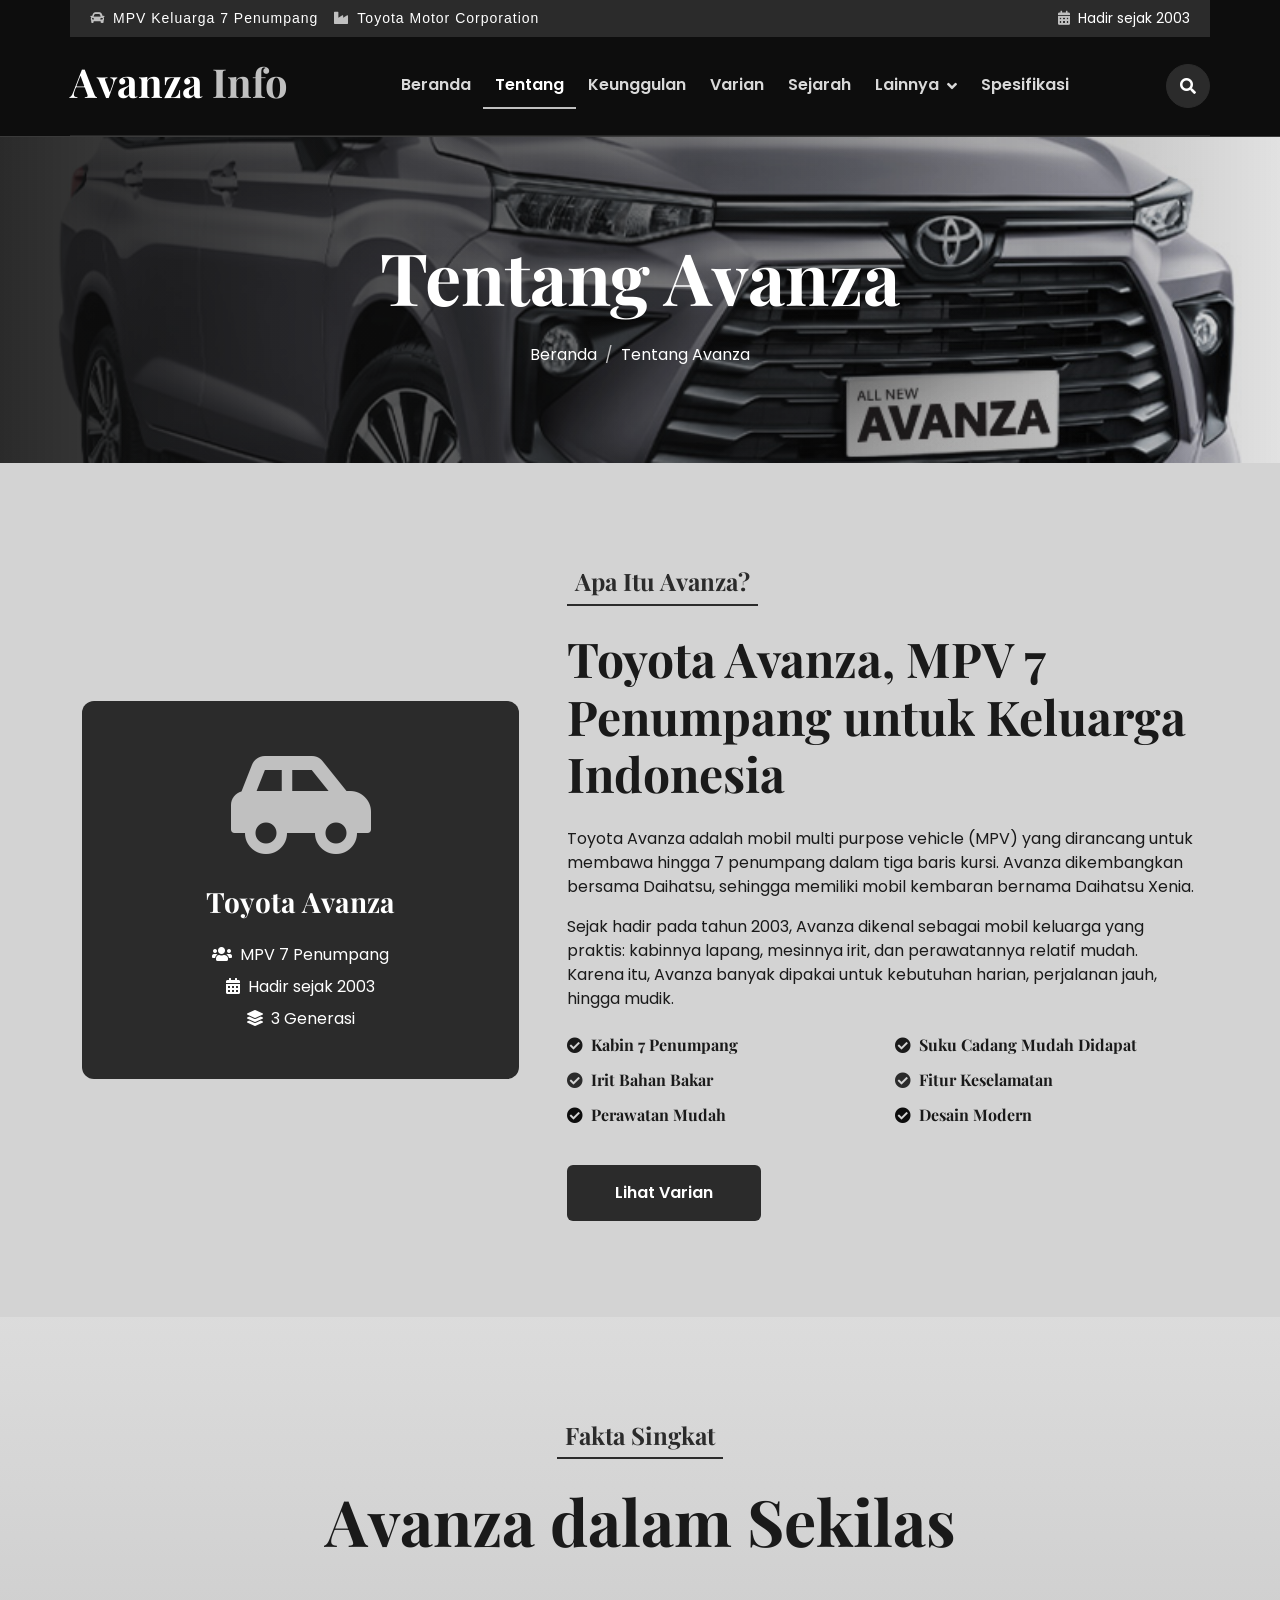
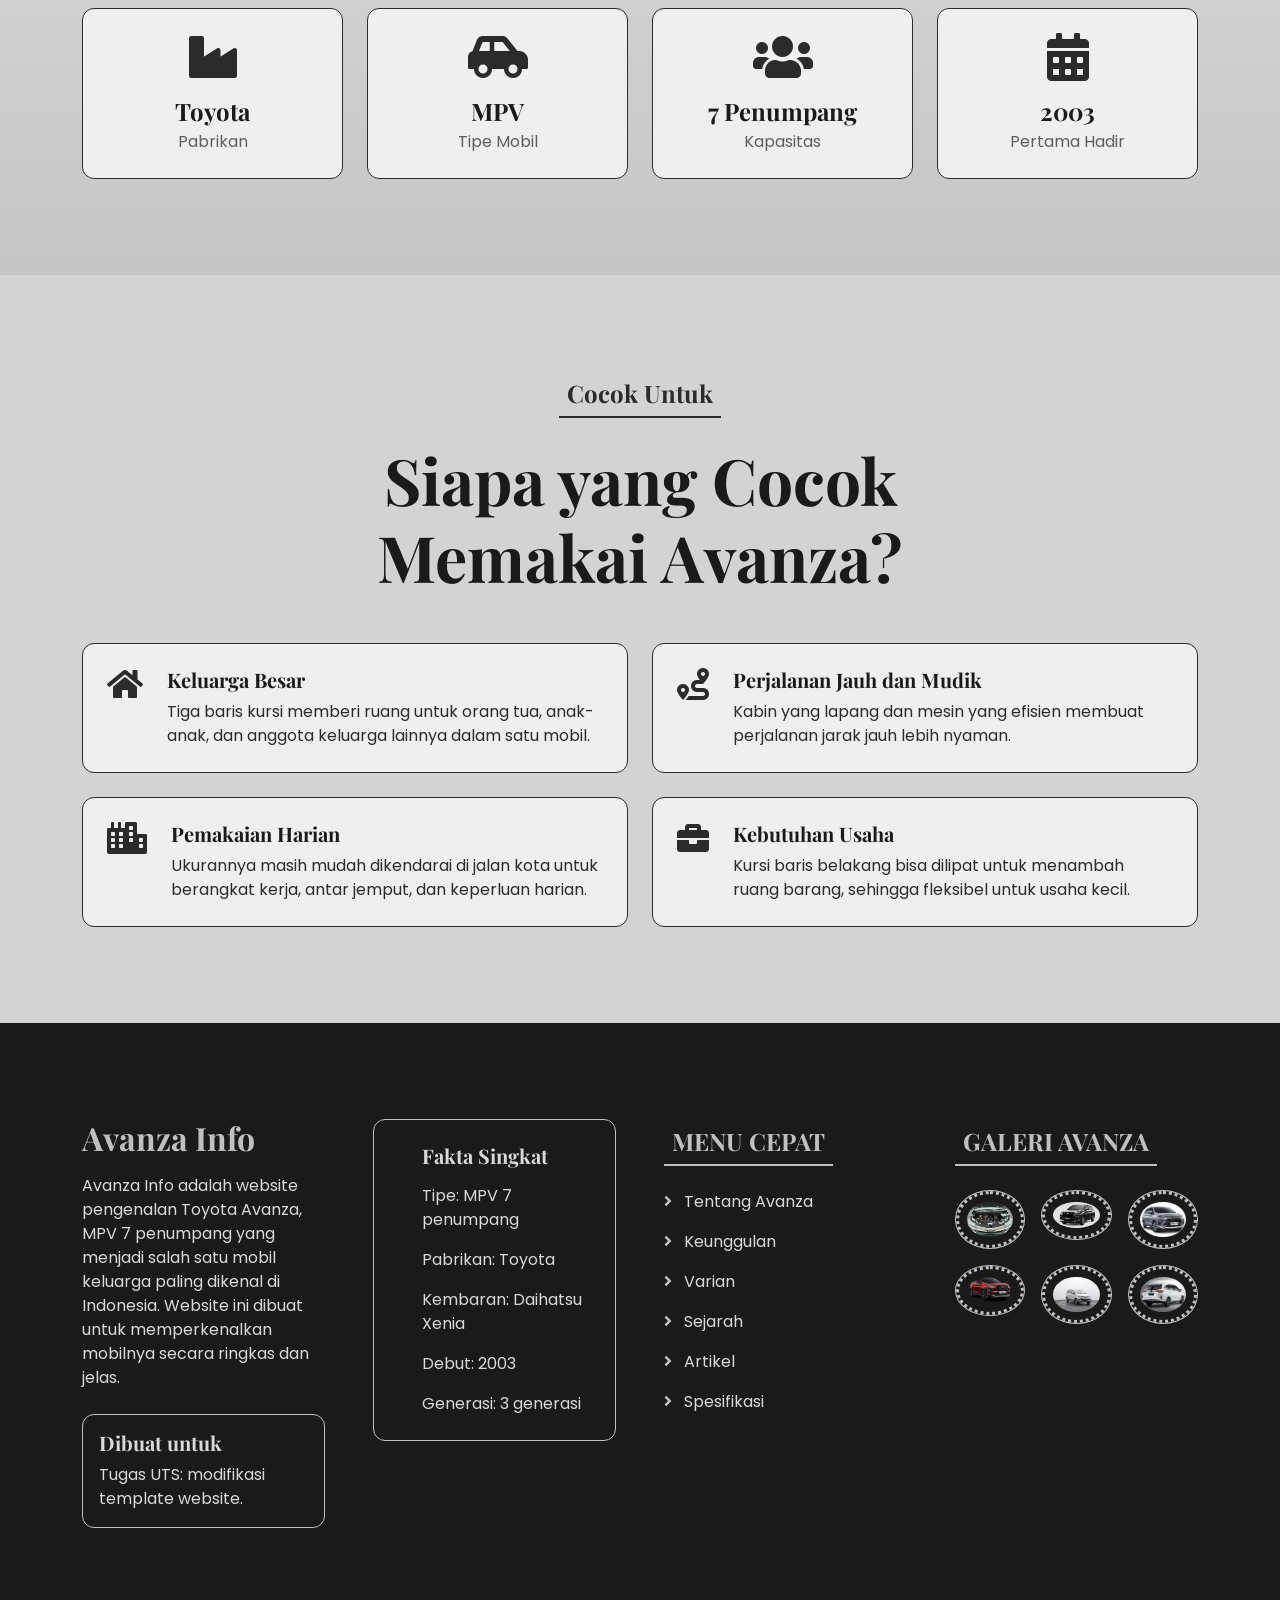
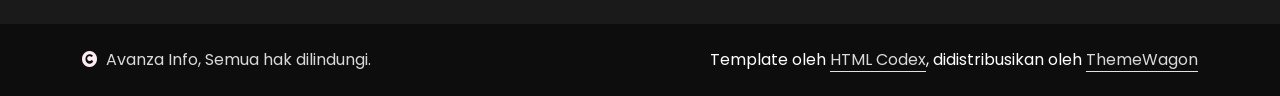
<file: about.html>
<!DOCTYPE html>
<html lang="id">

    <head>
        <meta charset="utf-8">
        <title>Tentang Avanza - Avanza Info</title>
        <meta content="width=device-width, initial-scale=1.0" name="viewport">
        <meta content="toyota avanza, mpv keluarga, informasi avanza, spesifikasi avanza" name="keywords">
        <meta content="Avanza Info: website informasi lengkap tentang Toyota Avanza, MPV keluarga andalan Indonesia." name="description">

        <!-- Google Web Fonts -->
        <link rel="preconnect" href="https://fonts.googleapis.com">
        <link rel="preconnect" href="https://fonts.gstatic.com" crossorigin>
        <link href="https://fonts.googleapis.com/css2?family=Playfair+Display:wght@600;700&family=Poppins:wght@300;400;600&display=swap" rel="stylesheet">

        <!-- Icon Font Stylesheet -->
        <link rel="stylesheet" href="https://use.fontawesome.com/releases/v5.15.4/css/all.css"/>
        <link href="https://cdn.jsdelivr.net/npm/bootstrap-icons@1.4.1/font/bootstrap-icons.css" rel="stylesheet">

        <!-- Libraries Stylesheet -->
        <link href="lib/animate/animate.min.css" rel="stylesheet">
        <link href="lib/lightbox/css/lightbox.min.css" rel="stylesheet">
        <link href="lib/owlcarousel/assets/owl.carousel.min.css" rel="stylesheet">

        <!-- Customized Bootstrap Stylesheet -->
        <link href="css/bootstrap.min.css" rel="stylesheet">

        <!-- Template Stylesheet -->
        <link href="css/style.css" rel="stylesheet">

        <!-- Tema Avanza Info (hitam & abu tua) - harus paling akhir -->
        <link href="css/avanza.css" rel="stylesheet">
    </head>

    <body>

        <!-- Spinner Start -->
        <div id="spinner" class="show w-100 vh-100 bg-white position-fixed translate-middle top-50 start-50  d-flex align-items-center justify-content-center">
            <div class="spinner-grow text-primary" role="status"></div>
        </div>
        <!-- Spinner End -->

        <!-- Navbar start -->
        <div class="container-fluid border-bottom bg-light wow fadeIn" data-wow-delay="0.1s">
            <div class="container topbar bg-primary d-none d-lg-block py-2">
                <div class="d-flex justify-content-between">
                    <div class="top-info ps-2">
                        <small class="me-3"><i class="fas fa-car me-2 text-secondary"></i><span class="text-white">MPV Keluarga 7 Penumpang</span></small>
                        <small class="me-3"><i class="fas fa-industry me-2 text-secondary"></i><span class="text-white">Toyota Motor Corporation</span></small>
                    </div>
                    <div class="top-link pe-2">
                        <small class="text-white"><i class="fas fa-calendar-alt me-2 text-secondary"></i>Hadir sejak 2003</small>
                    </div>
                </div>
            </div>
            <div class="container px-0">
                <nav class="navbar navbar-light navbar-expand-xl py-3">
                    <a href="index.html" class="navbar-brand"><h1 class="text-primary display-6">Avanza<span class="text-secondary"> Info</span></h1></a>
                    <button class="navbar-toggler py-2 px-3" type="button" data-bs-toggle="collapse" data-bs-target="#navbarCollapse">
                        <span class="fa fa-bars text-primary"></span>
                    </button>
                    <div class="collapse navbar-collapse" id="navbarCollapse">
                        <div class="navbar-nav mx-auto">
                            <a href="index.html" class="nav-item nav-link">Beranda</a>
                            <a href="about.html" class="nav-item nav-link active">Tentang</a>
                            <a href="service.html" class="nav-item nav-link">Keunggulan</a>
                            <a href="program.html" class="nav-item nav-link">Varian</a>
                            <a href="event.html" class="nav-item nav-link">Sejarah</a>
                            <div class="nav-item dropdown">
                                <a href="#" class="nav-link dropdown-toggle" data-bs-toggle="dropdown">Lainnya</a>
                                <div class="dropdown-menu m-0 bg-secondary rounded-0">
                                    <a href="blog.html" class="dropdown-item">Artikel</a>
                                    <a href="team.html" class="dropdown-item">Bagian Mobil</a>
                                    <a href="testimonial.html" class="dropdown-item">Kelebihan</a>
                                    <a href="404.html" class="dropdown-item">Halaman 404</a>
                                </div>
                            </div>
                            <a href="contact.html" class="nav-item nav-link">Spesifikasi</a>
                        </div>
                        <button class="btn-search btn btn-primary btn-md-square rounded-circle" data-bs-toggle="modal" data-bs-target="#searchModal"><i class="fas fa-search text-white"></i></button>
                    </div>
                </nav>
            </div>
        </div>
        <!-- Navbar End -->


        <!-- Modal Search Start -->
        <div class="modal fade" id="searchModal" tabindex="-1" aria-labelledby="exampleModalLabel" aria-hidden="true">
            <div class="modal-dialog modal-fullscreen">
                <div class="modal-content rounded-0">
                    <div class="modal-header">
                        <h5 class="modal-title" id="exampleModalLabel">Cari informasi Avanza</h5>
                        <button type="button" class="btn-close" data-bs-dismiss="modal" aria-label="Close"></button>
                    </div>
                    <div class="modal-body d-flex align-items-center">
                        <div class="input-group w-75 mx-auto d-flex">
                            <input type="search" class="form-control p-3" placeholder="Ketik kata kunci, misalnya: mesin, varian, sejarah" aria-describedby="search-icon-1">
                            <span id="search-icon-1" class="input-group-text p-3"><i class="fa fa-search"></i></span>
                        </div>
                    </div>
                </div>
            </div>
        </div>
        <!-- Modal Search End -->


        <!-- Page Header Start -->
        <div class="container-fluid page-header py-5 wow fadeIn" data-wow-delay="0.1s">
            <div class="container text-center py-5">
                <h1 class="display-2 text-white mb-4">Tentang Avanza</h1>
                <nav aria-label="breadcrumb">
                    <ol class="breadcrumb justify-content-center mb-0">
                        <li class="breadcrumb-item"><a href="index.html" class="text-white">Beranda</a></li>
                        <li class="breadcrumb-item text-white" aria-current="page">Tentang Avanza</li>
                    </ol>
                </nav>
            </div>
        </div>
        <!-- Page Header End -->

        <!-- About Start -->
        <div class="container-fluid py-5 about bg-light">
            <div class="container py-5">
                <div class="row g-5 align-items-center">
                    <div class="col-lg-5 wow fadeIn" data-wow-delay="0.1s">
                        <div class="bg-primary text-center p-5 img-border-radius h-100 d-flex flex-column justify-content-center">
                            <i class="fas fa-car-side fa-7x mb-4" style="color: #C0C0C0;"></i>
                            <h3 class="text-white mb-4">Toyota Avanza</h3>
                            <p class="text-white mb-2"><i class="fas fa-users me-2"></i>MPV 7 Penumpang</p>
                            <p class="text-white mb-2"><i class="fas fa-calendar-alt me-2"></i>Hadir sejak 2003</p>
                            <p class="text-white mb-0"><i class="fas fa-layer-group me-2"></i>3 Generasi</p>
                        </div>
                    </div>
                    <div class="col-lg-7 wow fadeIn" data-wow-delay="0.3s">
                        <h4 class="text-primary mb-4 border-bottom border-primary border-2 d-inline-block p-2 title-border-radius">Apa Itu Avanza?</h4>
                        <h1 class="text-dark mb-4 display-5">Toyota Avanza, MPV 7 Penumpang untuk Keluarga Indonesia</h1>
                        <p class="text-dark mb-3">Toyota Avanza adalah mobil multi purpose vehicle (MPV) yang dirancang untuk membawa hingga 7 penumpang dalam tiga baris kursi. Avanza dikembangkan bersama Daihatsu, sehingga memiliki mobil kembaran bernama Daihatsu Xenia.</p>
                        <p class="text-dark mb-4">Sejak hadir pada tahun 2003, Avanza dikenal sebagai mobil keluarga yang praktis: kabinnya lapang, mesinnya irit, dan perawatannya relatif mudah. Karena itu, Avanza banyak dipakai untuk kebutuhan harian, perjalanan jauh, hingga mudik.</p>
                        <div class="row mb-4">
                            <div class="col-lg-6">
                                <h6 class="mb-3"><i class="fas fa-check-circle me-2"></i>Kabin 7 Penumpang</h6>
                                <h6 class="mb-3"><i class="fas fa-check-circle me-2 text-primary"></i>Irit Bahan Bakar</h6>
                                <h6 class="mb-3"><i class="fas fa-check-circle me-2 text-secondary"></i>Perawatan Mudah</h6>
                            </div>
                            <div class="col-lg-6">
                                <h6 class="mb-3"><i class="fas fa-check-circle me-2"></i>Suku Cadang Mudah Didapat</h6>
                                <h6 class="mb-3"><i class="fas fa-check-circle me-2 text-primary"></i>Fitur Keselamatan</h6>
                                <h6><i class="fas fa-check-circle me-2 text-secondary"></i>Desain Modern</h6>
                            </div>
                        </div>
                        <a href="program.html" class="btn btn-primary px-5 py-3 btn-border-radius">Lihat Varian</a>
                    </div>
                </div>
            </div>
        </div>
        <!-- About End -->


        <!-- Fakta Start -->
        <div class="container-fluid service py-5">
            <div class="container py-5">
                <div class="mx-auto text-center wow fadeIn" data-wow-delay="0.1s" style="max-width: 700px;">
                    <h4 class="text-primary mb-4 border-bottom border-primary border-2 d-inline-block p-2 title-border-radius">Fakta Singkat</h4>
                    <h1 class="mb-5 display-3">Avanza dalam Sekilas</h1>
                </div>
                <div class="row g-4">
                    <div class="col-md-6 col-xl-3 wow fadeIn" data-wow-delay="0.1s">
                        <div class="text-center border border-primary bg-white p-4 h-100 img-border-radius">
                            <i class="fas fa-industry fa-3x text-primary mb-3"></i>
                            <h4 class="mb-1">Toyota</h4>
                            <p class="mb-0 text-muted">Pabrikan</p>
                        </div>
                    </div>
                    <div class="col-md-6 col-xl-3 wow fadeIn" data-wow-delay="0.3s">
                        <div class="text-center border border-primary bg-white p-4 h-100 img-border-radius">
                            <i class="fas fa-car-side fa-3x text-primary mb-3"></i>
                            <h4 class="mb-1">MPV</h4>
                            <p class="mb-0 text-muted">Tipe Mobil</p>
                        </div>
                    </div>
                    <div class="col-md-6 col-xl-3 wow fadeIn" data-wow-delay="0.5s">
                        <div class="text-center border border-primary bg-white p-4 h-100 img-border-radius">
                            <i class="fas fa-users fa-3x text-primary mb-3"></i>
                            <h4 class="mb-1">7 Penumpang</h4>
                            <p class="mb-0 text-muted">Kapasitas</p>
                        </div>
                    </div>
                    <div class="col-md-6 col-xl-3 wow fadeIn" data-wow-delay="0.7s">
                        <div class="text-center border border-primary bg-white p-4 h-100 img-border-radius">
                            <i class="fas fa-calendar-alt fa-3x text-primary mb-3"></i>
                            <h4 class="mb-1">2003</h4>
                            <p class="mb-0 text-muted">Pertama Hadir</p>
                        </div>
                    </div>
                </div>
            </div>
        </div>
        <!-- Fakta End -->


        <!-- Cocok Start -->
        <div class="container-fluid py-5 bg-light">
            <div class="container py-5">
                <div class="mx-auto text-center wow fadeIn" data-wow-delay="0.1s" style="max-width: 700px;">
                    <h4 class="text-primary mb-4 border-bottom border-primary border-2 d-inline-block p-2 title-border-radius">Cocok Untuk</h4>
                    <h1 class="mb-5 display-3">Siapa yang Cocok Memakai Avanza?</h1>
                </div>
                <div class="row g-4">
                    <div class="col-md-6 wow fadeIn" data-wow-delay="0.1s">
                        <div class="d-flex border border-primary bg-white p-4 h-100 img-border-radius">
                            <div class="flex-shrink-0"><i class="fas fa-home fa-2x text-primary me-4"></i></div>
                            <div>
                                <h5 class="mb-2">Keluarga Besar</h5>
                                <p class="mb-0">Tiga baris kursi memberi ruang untuk orang tua, anak-anak, dan anggota keluarga lainnya dalam satu mobil.</p>
                            </div>
                        </div>
                    </div>
                    <div class="col-md-6 wow fadeIn" data-wow-delay="0.3s">
                        <div class="d-flex border border-primary bg-white p-4 h-100 img-border-radius">
                            <div class="flex-shrink-0"><i class="fas fa-route fa-2x text-primary me-4"></i></div>
                            <div>
                                <h5 class="mb-2">Perjalanan Jauh dan Mudik</h5>
                                <p class="mb-0">Kabin yang lapang dan mesin yang efisien membuat perjalanan jarak jauh lebih nyaman.</p>
                            </div>
                        </div>
                    </div>
                    <div class="col-md-6 wow fadeIn" data-wow-delay="0.5s">
                        <div class="d-flex border border-primary bg-white p-4 h-100 img-border-radius">
                            <div class="flex-shrink-0"><i class="fas fa-city fa-2x text-primary me-4"></i></div>
                            <div>
                                <h5 class="mb-2">Pemakaian Harian</h5>
                                <p class="mb-0">Ukurannya masih mudah dikendarai di jalan kota untuk berangkat kerja, antar jemput, dan keperluan harian.</p>
                            </div>
                        </div>
                    </div>
                    <div class="col-md-6 wow fadeIn" data-wow-delay="0.7s">
                        <div class="d-flex border border-primary bg-white p-4 h-100 img-border-radius">
                            <div class="flex-shrink-0"><i class="fas fa-briefcase fa-2x text-primary me-4"></i></div>
                            <div>
                                <h5 class="mb-2">Kebutuhan Usaha</h5>
                                <p class="mb-0">Kursi baris belakang bisa dilipat untuk menambah ruang barang, sehingga fleksibel untuk usaha kecil.</p>
                            </div>
                        </div>
                    </div>
                </div>
            </div>
        </div>
        <!-- Cocok End -->

        <!-- Footer Start -->
        <div class="container-fluid footer py-5 wow fadeIn" data-wow-delay="0.1s">
            <div class="container py-5">
                <div class="row g-5">
                    <div class="col-md-6 col-lg-4 col-xl-3">
                        <div class="footer-item">
                            <h2 class="fw-bold mb-3"><span class="text-primary mb-0">Avanza</span><span class="text-secondary"> Info</span></h2>
                            <p class="mb-4">Avanza Info adalah website pengenalan Toyota Avanza, MPV 7 penumpang yang menjadi salah satu mobil keluarga paling dikenal di Indonesia. Website ini dibuat untuk memperkenalkan mobilnya secara ringkas dan jelas.</p>
                            <div class="border border-primary p-3 rounded">
                                <h5 class="mb-2">Dibuat untuk</h5>
                                <p class="mb-0">Tugas UTS: modifikasi template website.</p>
                            </div>
                        </div>
                    </div>
                    <div class="col-md-6 col-lg-4 col-xl-3">
                        <div class="footer-item">
                            <div class="d-flex flex-column p-4 ps-5 text-dark border border-primary" style="border-radius: 12px;">
                                <h5 class="mb-3">Fakta Singkat</h5>
                                <p>Tipe: MPV 7 penumpang</p>
                                <p>Pabrikan: Toyota</p>
                                <p>Kembaran: Daihatsu Xenia</p>
                                <p>Debut: 2003</p>
                                <p class="mb-0">Generasi: 3 generasi</p>
                            </div>
                        </div>
                    </div>
                    <div class="col-md-6 col-lg-4 col-xl-3">
                        <div class="footer-item">
                            <h4 class="text-primary mb-4 border-bottom border-primary border-2 d-inline-block p-2 title-border-radius">MENU CEPAT</h4>
                            <div class="d-flex flex-column align-items-start">
                                <a href="about.html" class="text-body mb-3"><i class="fa fa-angle-right text-primary me-2"></i> Tentang Avanza</a>
                                <a href="service.html" class="text-body mb-3"><i class="fa fa-angle-right text-primary me-2"></i> Keunggulan</a>
                                <a href="program.html" class="text-body mb-3"><i class="fa fa-angle-right text-primary me-2"></i> Varian</a>
                                <a href="event.html" class="text-body mb-3"><i class="fa fa-angle-right text-primary me-2"></i> Sejarah</a>
                                <a href="blog.html" class="text-body mb-3"><i class="fa fa-angle-right text-primary me-2"></i> Artikel</a>
                                <a href="contact.html" class="text-body mb-3"><i class="fa fa-angle-right text-primary me-2"></i> Spesifikasi</a>
                            </div>
                        </div>
                    </div>
                    <div class="col-md-6 col-lg-4 col-xl-3">
                        <div class="footer-item">
                            <h4 class="text-primary mb-4 border-bottom border-primary border-2 d-inline-block p-2 title-border-radius">GALERI AVANZA</h4>
                            <div class="row g-3">
                                <div class="col-4"><div class="footer-galary-img rounded-circle border border-primary"><img src="img/galary-1.jpg" class="img-fluid rounded-circle p-2" alt="Galeri Toyota Avanza 1"></div></div>
                                <div class="col-4"><div class="footer-galary-img rounded-circle border border-primary"><img src="img/galary-2.jpg" class="img-fluid rounded-circle p-2" alt="Galeri Toyota Avanza 2"></div></div>
                                <div class="col-4"><div class="footer-galary-img rounded-circle border border-primary"><img src="img/galary-3.jpg" class="img-fluid rounded-circle p-2" alt="Galeri Toyota Avanza 3"></div></div>
                                <div class="col-4"><div class="footer-galary-img rounded-circle border border-primary"><img src="img/galary-4.jpg" class="img-fluid rounded-circle p-2" alt="Galeri Toyota Avanza 4"></div></div>
                                <div class="col-4"><div class="footer-galary-img rounded-circle border border-primary"><img src="img/galary-5.jpg" class="img-fluid rounded-circle p-2" alt="Galeri Toyota Avanza 5"></div></div>
                                <div class="col-4"><div class="footer-galary-img rounded-circle border border-primary"><img src="img/galary-6.jpg" class="img-fluid rounded-circle p-2" alt="Galeri Toyota Avanza 6"></div></div>
                            </div>
                        </div>
                    </div>
                </div>
            </div>
        </div>
        <!-- Footer End -->


        <!-- Copyright Start -->
        <div class="container-fluid copyright bg-dark py-4">
            <div class="container">
                <div class="row">
                    <div class="col-md-6 text-center text-md-start mb-3 mb-md-0">
                        <span class="text-light"><a href="index.html"><i class="fas fa-copyright text-light me-2"></i>Avanza Info</a>, Semua hak dilindungi.</span>
                    </div>
                    <div class="col-md-6 my-auto text-center text-md-end text-white">
                        <!--/*** This template is free as long as you keep the below author's credit link/attribution link/backlink. ***/-->
                        <!--/*** If you'd like to use the template without the below author's credit link/attribution link/backlink, ***/-->
                        <!--/*** you can purchase the Credit Removal License from "https://htmlcodex.com/credit-removal". ***/-->
                        Template oleh <a class="border-bottom" href="https://htmlcodex.com">HTML Codex</a>, didistribusikan oleh <a class="border-bottom" href="https://themewagon.com">ThemeWagon</a>
                    </div>
                </div>
            </div>
        </div>
        <!-- Copyright End -->


        <!-- Back to Top -->
        <a href="#" class="btn btn-primary border-3 border-primary rounded-circle back-to-top"><i class="fa fa-arrow-up"></i></a>


        <!-- JavaScript Libraries -->
        <script src="https://ajax.googleapis.com/ajax/libs/jquery/3.6.4/jquery.min.js"></script>
        <script src="https://cdn.jsdelivr.net/npm/bootstrap@5.0.0/dist/js/bootstrap.bundle.min.js"></script>
        <script src="lib/wow/wow.min.js"></script>
        <script src="lib/easing/easing.min.js"></script>
        <script src="lib/waypoints/waypoints.min.js"></script>
        <script src="lib/lightbox/js/lightbox.min.js"></script>
        <script src="lib/owlcarousel/owl.carousel.min.js"></script>

        <!-- Template Javascript -->
        <script src="js/main.js"></script>
    </body>

</html>
</file>
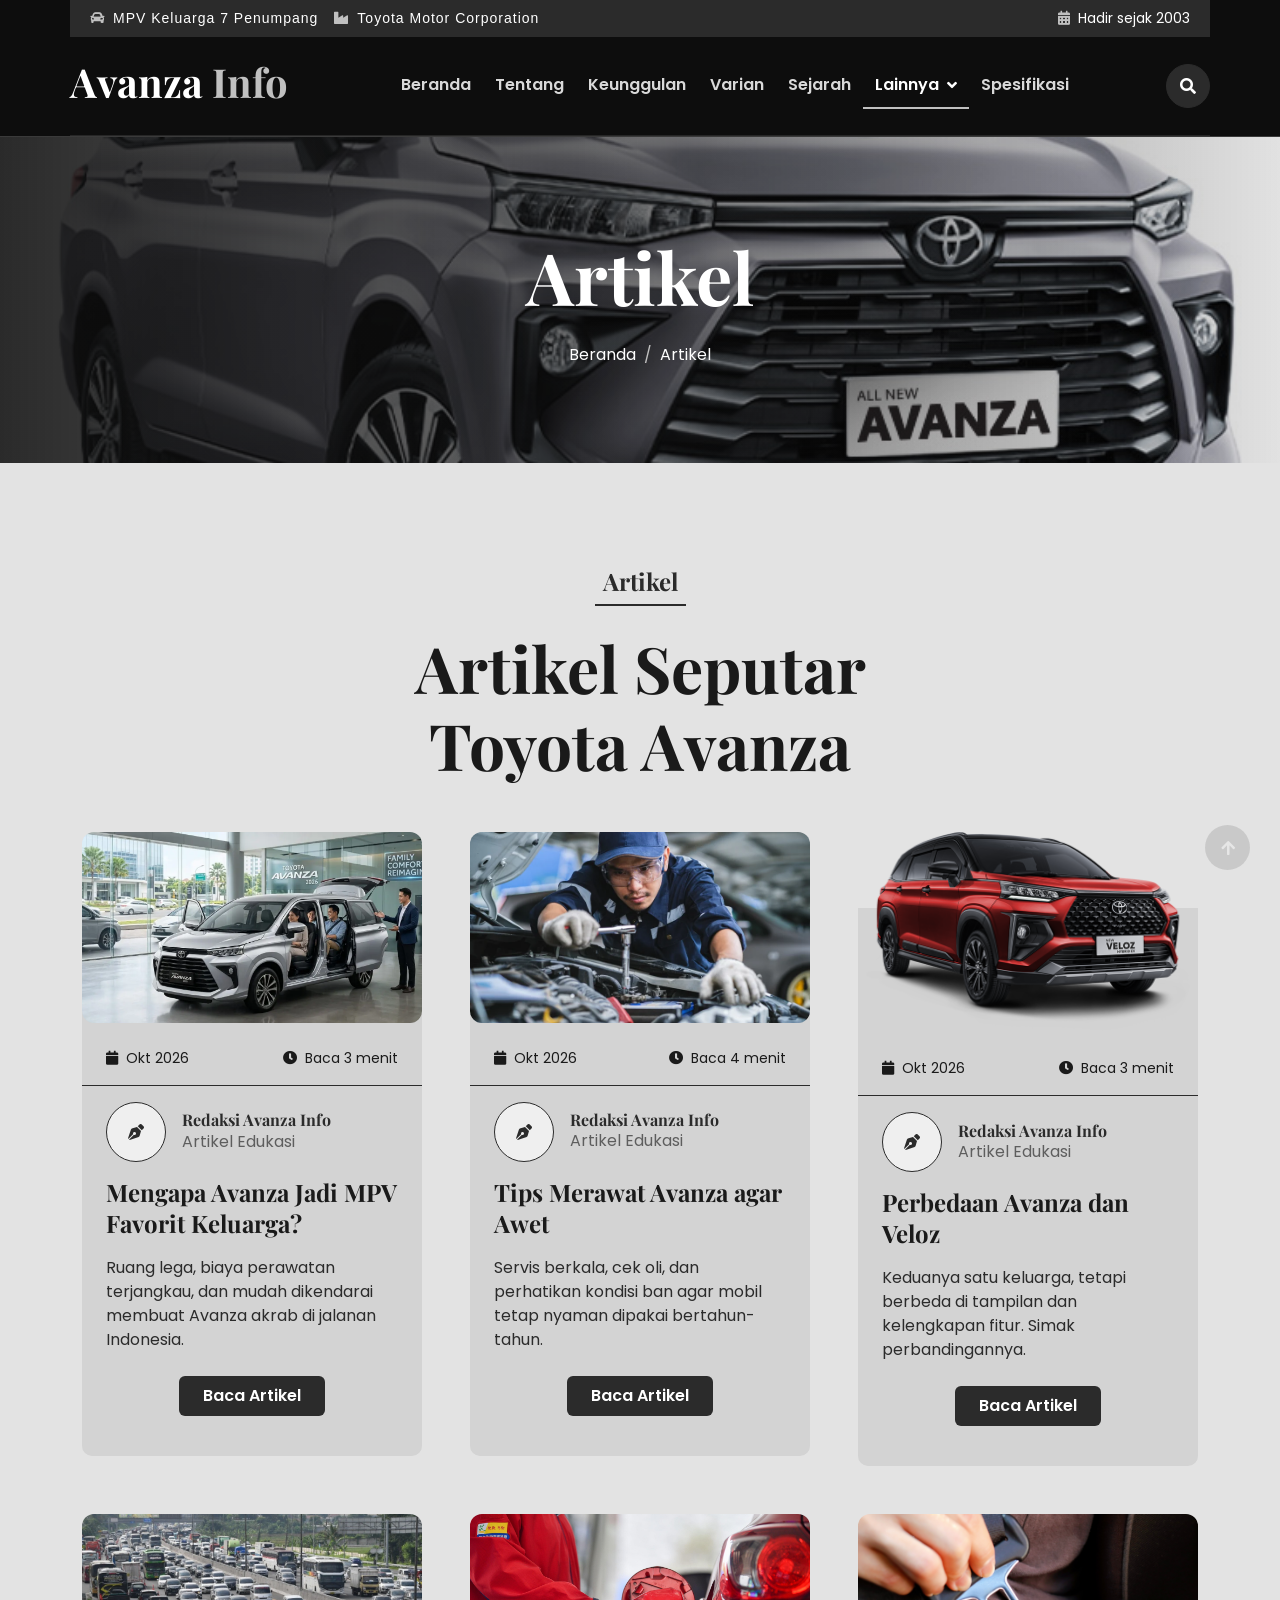
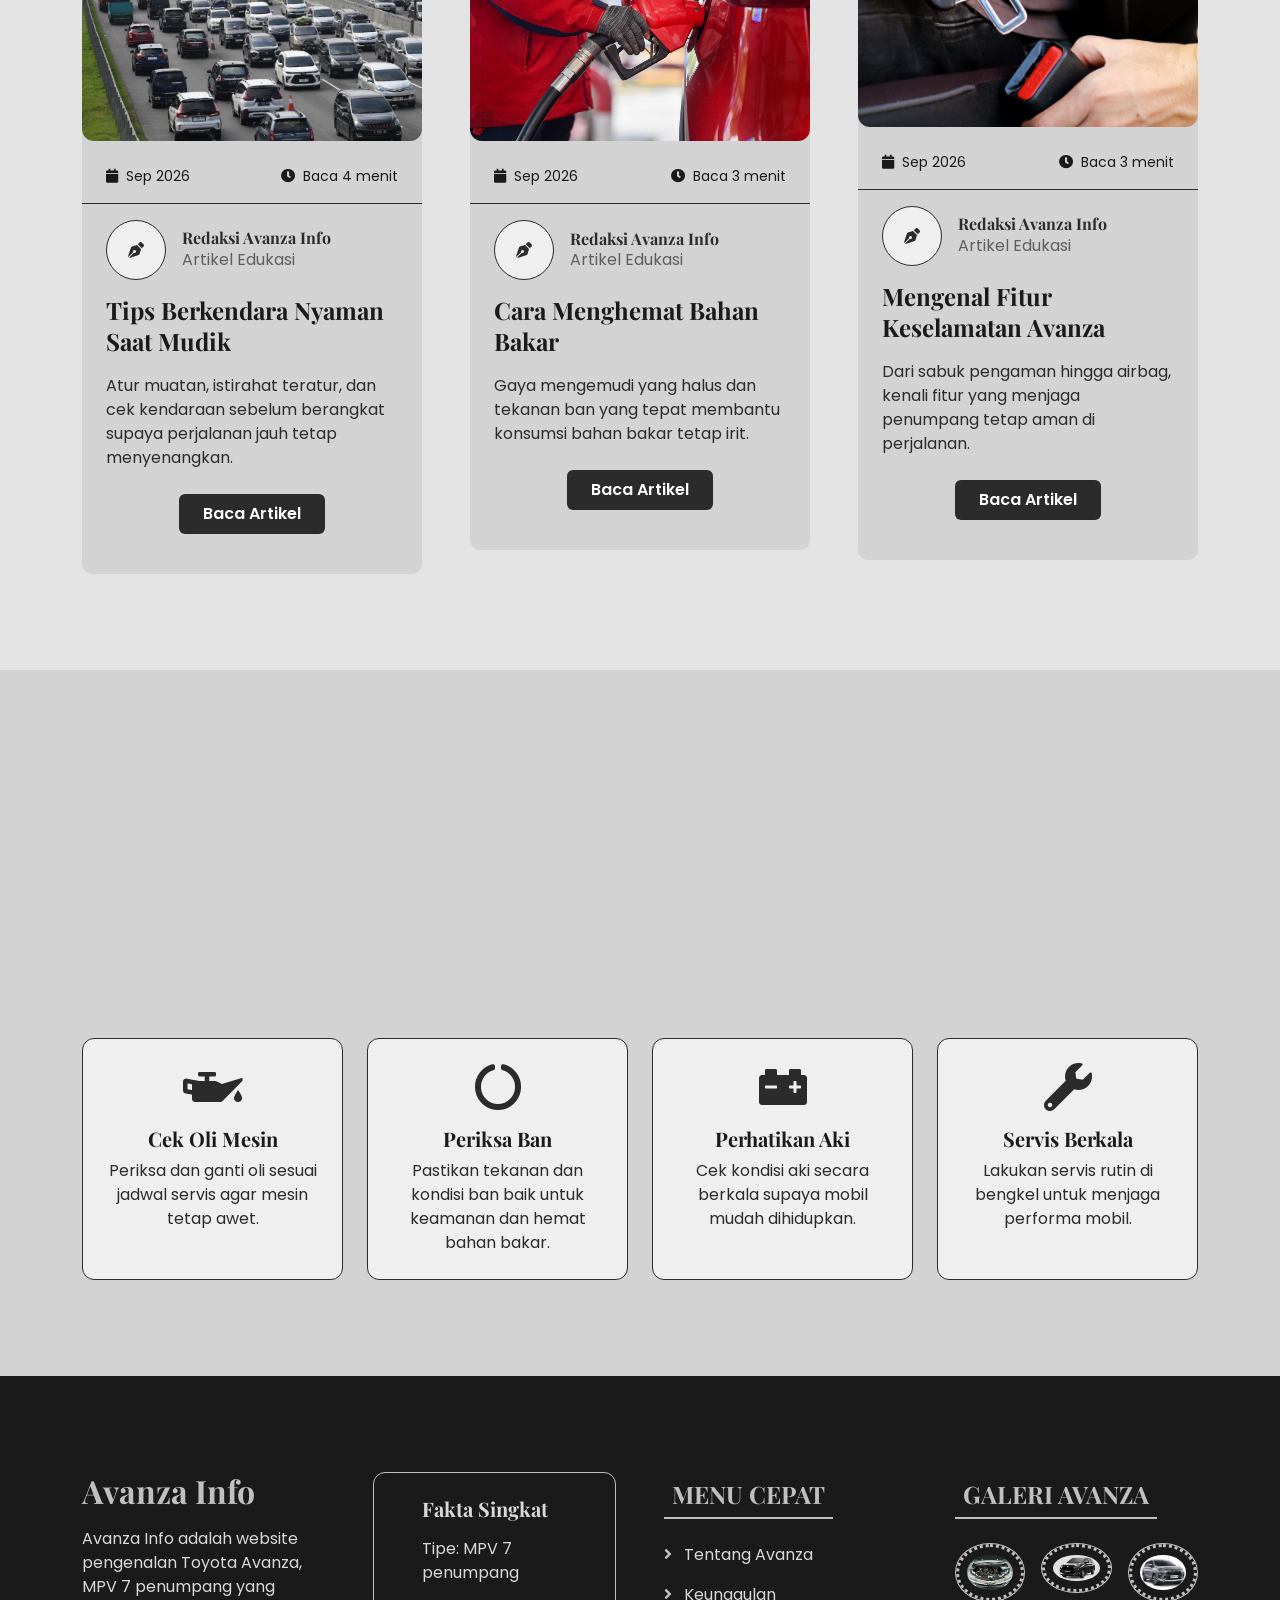
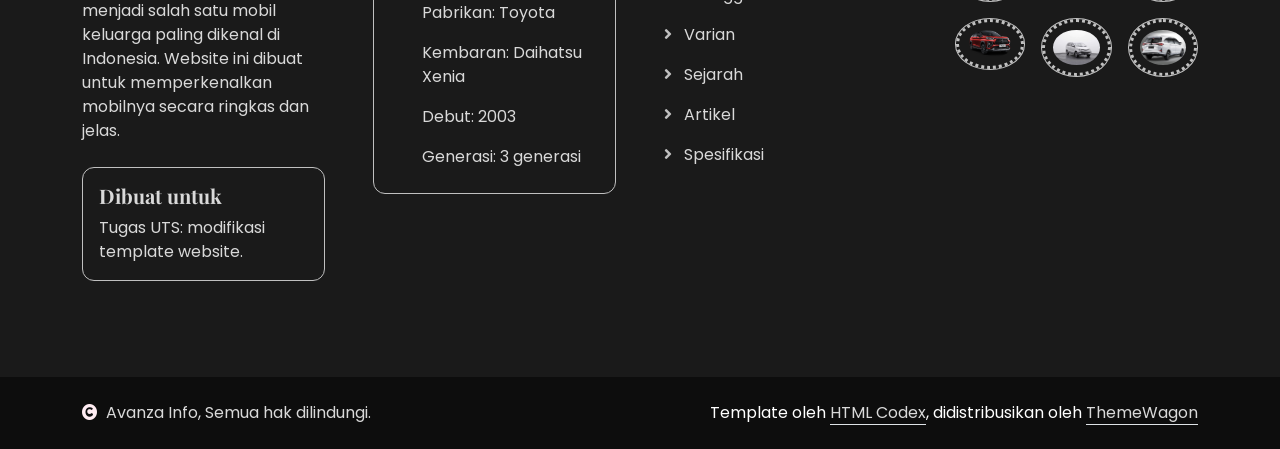
<file: blog.html>
<!DOCTYPE html>
<html lang="id">

    <head>
        <meta charset="utf-8">
        <title>Artikel Avanza - Avanza Info</title>
        <meta content="width=device-width, initial-scale=1.0" name="viewport">
        <meta content="toyota avanza, mpv keluarga, informasi avanza, spesifikasi avanza" name="keywords">
        <meta content="Avanza Info: website informasi lengkap tentang Toyota Avanza, MPV keluarga andalan Indonesia." name="description">

        <!-- Google Web Fonts -->
        <link rel="preconnect" href="https://fonts.googleapis.com">
        <link rel="preconnect" href="https://fonts.gstatic.com" crossorigin>
        <link href="https://fonts.googleapis.com/css2?family=Playfair+Display:wght@600;700&family=Poppins:wght@300;400;600&display=swap" rel="stylesheet">

        <!-- Icon Font Stylesheet -->
        <link rel="stylesheet" href="https://use.fontawesome.com/releases/v5.15.4/css/all.css"/>
        <link href="https://cdn.jsdelivr.net/npm/bootstrap-icons@1.4.1/font/bootstrap-icons.css" rel="stylesheet">

        <!-- Libraries Stylesheet -->
        <link href="lib/animate/animate.min.css" rel="stylesheet">
        <link href="lib/lightbox/css/lightbox.min.css" rel="stylesheet">
        <link href="lib/owlcarousel/assets/owl.carousel.min.css" rel="stylesheet">

        <!-- Customized Bootstrap Stylesheet -->
        <link href="css/bootstrap.min.css" rel="stylesheet">

        <!-- Template Stylesheet -->
        <link href="css/style.css" rel="stylesheet">

        <!-- Tema Avanza Info (hitam & abu tua) - harus paling akhir -->
        <link href="css/avanza.css" rel="stylesheet">
    </head>

    <body>

        <!-- Spinner Start -->
        <div id="spinner" class="show w-100 vh-100 bg-white position-fixed translate-middle top-50 start-50  d-flex align-items-center justify-content-center">
            <div class="spinner-grow text-primary" role="status"></div>
        </div>
        <!-- Spinner End -->

        <!-- Navbar start -->
        <div class="container-fluid border-bottom bg-light wow fadeIn" data-wow-delay="0.1s">
            <div class="container topbar bg-primary d-none d-lg-block py-2">
                <div class="d-flex justify-content-between">
                    <div class="top-info ps-2">
                        <small class="me-3"><i class="fas fa-car me-2 text-secondary"></i><span class="text-white">MPV Keluarga 7 Penumpang</span></small>
                        <small class="me-3"><i class="fas fa-industry me-2 text-secondary"></i><span class="text-white">Toyota Motor Corporation</span></small>
                    </div>
                    <div class="top-link pe-2">
                        <small class="text-white"><i class="fas fa-calendar-alt me-2 text-secondary"></i>Hadir sejak 2003</small>
                    </div>
                </div>
            </div>
            <div class="container px-0">
                <nav class="navbar navbar-light navbar-expand-xl py-3">
                    <a href="index.html" class="navbar-brand"><h1 class="text-primary display-6">Avanza<span class="text-secondary"> Info</span></h1></a>
                    <button class="navbar-toggler py-2 px-3" type="button" data-bs-toggle="collapse" data-bs-target="#navbarCollapse">
                        <span class="fa fa-bars text-primary"></span>
                    </button>
                    <div class="collapse navbar-collapse" id="navbarCollapse">
                        <div class="navbar-nav mx-auto">
                            <a href="index.html" class="nav-item nav-link">Beranda</a>
                            <a href="about.html" class="nav-item nav-link">Tentang</a>
                            <a href="service.html" class="nav-item nav-link">Keunggulan</a>
                            <a href="program.html" class="nav-item nav-link">Varian</a>
                            <a href="event.html" class="nav-item nav-link">Sejarah</a>
                            <div class="nav-item dropdown">
                                <a href="#" class="nav-link dropdown-toggle active" data-bs-toggle="dropdown">Lainnya</a>
                                <div class="dropdown-menu m-0 bg-secondary rounded-0">
                                    <a href="blog.html" class="dropdown-item active">Artikel</a>
                                    <a href="team.html" class="dropdown-item">Bagian Mobil</a>
                                    <a href="testimonial.html" class="dropdown-item">Kelebihan</a>
                                    <a href="404.html" class="dropdown-item">Halaman 404</a>
                                </div>
                            </div>
                            <a href="contact.html" class="nav-item nav-link">Spesifikasi</a>
                        </div>
                        <button class="btn-search btn btn-primary btn-md-square rounded-circle" data-bs-toggle="modal" data-bs-target="#searchModal"><i class="fas fa-search text-white"></i></button>
                    </div>
                </nav>
            </div>
        </div>
        <!-- Navbar End -->


        <!-- Modal Search Start -->
        <div class="modal fade" id="searchModal" tabindex="-1" aria-labelledby="exampleModalLabel" aria-hidden="true">
            <div class="modal-dialog modal-fullscreen">
                <div class="modal-content rounded-0">
                    <div class="modal-header">
                        <h5 class="modal-title" id="exampleModalLabel">Cari informasi Avanza</h5>
                        <button type="button" class="btn-close" data-bs-dismiss="modal" aria-label="Close"></button>
                    </div>
                    <div class="modal-body d-flex align-items-center">
                        <div class="input-group w-75 mx-auto d-flex">
                            <input type="search" class="form-control p-3" placeholder="Ketik kata kunci, misalnya: mesin, varian, sejarah" aria-describedby="search-icon-1">
                            <span id="search-icon-1" class="input-group-text p-3"><i class="fa fa-search"></i></span>
                        </div>
                    </div>
                </div>
            </div>
        </div>
        <!-- Modal Search End -->


        <!-- Page Header Start -->
        <div class="container-fluid page-header py-5 wow fadeIn" data-wow-delay="0.1s">
            <div class="container text-center py-5">
                <h1 class="display-2 text-white mb-4">Artikel</h1>
                <nav aria-label="breadcrumb">
                    <ol class="breadcrumb justify-content-center mb-0">
                        <li class="breadcrumb-item"><a href="index.html" class="text-white">Beranda</a></li>
                        <li class="breadcrumb-item text-white" aria-current="page">Artikel</li>
                    </ol>
                </nav>
            </div>
        </div>
        <!-- Page Header End -->


        <!-- Blog Start-->
        <div class="container-fluid blog py-5">
            <div class="container py-5">
                <div class="mx-auto text-center wow fadeIn" data-wow-delay="0.1s" style="max-width: 600px;">
                    <h4 class="text-primary mb-4 border-bottom border-primary border-2 d-inline-block p-2 title-border-radius">Artikel</h4>
                    <h1 class="mb-5 display-3">Artikel Seputar Toyota Avanza</h1>
                </div>
                <div class="row g-5 justify-content-center">
                    <div class="col-md-6 col-lg-6 col-xl-4 wow fadeIn" data-wow-delay="0.1s">
                        <div class="blog-item rounded-bottom">
                            <div class="blog-img overflow-hidden position-relative img-border-radius">
                                <img src="img/blog-1.jpg" class="img-fluid w-100" alt="Mengapa Avanza Jadi MPV Favorit Keluarga?">
                            </div>
                            <div class="d-flex justify-content-between px-4 py-3 bg-light border-bottom border-primary blog-date-comments">
                                <small class="text-dark"><i class="fas fa-calendar me-1 text-dark"></i> Okt 2026</small>
                                <small class="text-dark"><i class="fas fa-clock me-1 text-dark"></i> Baca 3 menit</small>
                            </div>
                            <div class="blog-content d-flex align-items-center px-4 py-3 bg-light">
                                <div class="rounded-circle border border-primary bg-white d-flex align-items-center justify-content-center" style="width: 60px; height: 60px;"><i class="fas fa-pen-nib text-primary"></i></div>
                                <div class="ms-3">
                                    <h6 class="text-primary mb-0">Redaksi Avanza Info</h6>
                                    <p class="text-muted mb-0">Artikel Edukasi</p>
                                </div>
                            </div>
                            <div class="px-4 pb-4 bg-light rounded-bottom">
                                <div class="blog-text-inner">
                                    <a href="blog.html" class="h4">Mengapa Avanza Jadi MPV Favorit Keluarga?</a>
                                    <p class="mt-3 mb-4">Ruang lega, biaya perawatan terjangkau, dan mudah dikendarai membuat Avanza akrab di jalanan Indonesia.</p>
                                </div>
                                <div class="text-center">
                                    <a href="blog.html" class="btn btn-primary text-white px-4 py-2 mb-3 btn-border-radius">Baca Artikel</a>
                                </div>
                            </div>
                        </div>
                    </div>
                    <div class="col-md-6 col-lg-6 col-xl-4 wow fadeIn" data-wow-delay="0.3s">
                        <div class="blog-item rounded-bottom">
                            <div class="blog-img overflow-hidden position-relative img-border-radius">
                                <img src="img/blog-2.jpg" class="img-fluid w-100" alt="Tips Merawat Avanza agar Awet">
                            </div>
                            <div class="d-flex justify-content-between px-4 py-3 bg-light border-bottom border-primary blog-date-comments">
                                <small class="text-dark"><i class="fas fa-calendar me-1 text-dark"></i> Okt 2026</small>
                                <small class="text-dark"><i class="fas fa-clock me-1 text-dark"></i> Baca 4 menit</small>
                            </div>
                            <div class="blog-content d-flex align-items-center px-4 py-3 bg-light">
                                <div class="rounded-circle border border-primary bg-white d-flex align-items-center justify-content-center" style="width: 60px; height: 60px;"><i class="fas fa-pen-nib text-primary"></i></div>
                                <div class="ms-3">
                                    <h6 class="text-primary mb-0">Redaksi Avanza Info</h6>
                                    <p class="text-muted mb-0">Artikel Edukasi</p>
                                </div>
                            </div>
                            <div class="px-4 pb-4 bg-light rounded-bottom">
                                <div class="blog-text-inner">
                                    <a href="blog.html" class="h4">Tips Merawat Avanza agar Awet</a>
                                    <p class="mt-3 mb-4">Servis berkala, cek oli, dan perhatikan kondisi ban agar mobil tetap nyaman dipakai bertahun-tahun.</p>
                                </div>
                                <div class="text-center">
                                    <a href="blog.html" class="btn btn-primary text-white px-4 py-2 mb-3 btn-border-radius">Baca Artikel</a>
                                </div>
                            </div>
                        </div>
                    </div>
                    <div class="col-md-6 col-lg-6 col-xl-4 wow fadeIn" data-wow-delay="0.5s">
                        <div class="blog-item rounded-bottom">
                            <div class="blog-img overflow-hidden position-relative img-border-radius">
                                <img src="img/blog-3.jpg" class="img-fluid w-100" alt="Perbedaan Avanza dan Veloz">
                            </div>
                            <div class="d-flex justify-content-between px-4 py-3 bg-light border-bottom border-primary blog-date-comments">
                                <small class="text-dark"><i class="fas fa-calendar me-1 text-dark"></i> Okt 2026</small>
                                <small class="text-dark"><i class="fas fa-clock me-1 text-dark"></i> Baca 3 menit</small>
                            </div>
                            <div class="blog-content d-flex align-items-center px-4 py-3 bg-light">
                                <div class="rounded-circle border border-primary bg-white d-flex align-items-center justify-content-center" style="width: 60px; height: 60px;"><i class="fas fa-pen-nib text-primary"></i></div>
                                <div class="ms-3">
                                    <h6 class="text-primary mb-0">Redaksi Avanza Info</h6>
                                    <p class="text-muted mb-0">Artikel Edukasi</p>
                                </div>
                            </div>
                            <div class="px-4 pb-4 bg-light rounded-bottom">
                                <div class="blog-text-inner">
                                    <a href="blog.html" class="h4">Perbedaan Avanza dan Veloz</a>
                                    <p class="mt-3 mb-4">Keduanya satu keluarga, tetapi berbeda di tampilan dan kelengkapan fitur. Simak perbandingannya.</p>
                                </div>
                                <div class="text-center">
                                    <a href="blog.html" class="btn btn-primary text-white px-4 py-2 mb-3 btn-border-radius">Baca Artikel</a>
                                </div>
                            </div>
                        </div>
                    </div>
                    <div class="col-md-6 col-lg-6 col-xl-4 wow fadeIn" data-wow-delay="0.1s">
                        <div class="blog-item rounded-bottom">
                            <div class="blog-img overflow-hidden position-relative img-border-radius">
                                <img src="img/blog-4.jpg" class="img-fluid w-100" alt="Tips Berkendara Nyaman Saat Mudik">
                            </div>
                            <div class="d-flex justify-content-between px-4 py-3 bg-light border-bottom border-primary blog-date-comments">
                                <small class="text-dark"><i class="fas fa-calendar me-1 text-dark"></i> Sep 2026</small>
                                <small class="text-dark"><i class="fas fa-clock me-1 text-dark"></i> Baca 4 menit</small>
                            </div>
                            <div class="blog-content d-flex align-items-center px-4 py-3 bg-light">
                                <div class="rounded-circle border border-primary bg-white d-flex align-items-center justify-content-center" style="width: 60px; height: 60px;"><i class="fas fa-pen-nib text-primary"></i></div>
                                <div class="ms-3">
                                    <h6 class="text-primary mb-0">Redaksi Avanza Info</h6>
                                    <p class="text-muted mb-0">Artikel Edukasi</p>
                                </div>
                            </div>
                            <div class="px-4 pb-4 bg-light rounded-bottom">
                                <div class="blog-text-inner">
                                    <a href="blog.html" class="h4">Tips Berkendara Nyaman Saat Mudik</a>
                                    <p class="mt-3 mb-4">Atur muatan, istirahat teratur, dan cek kendaraan sebelum berangkat supaya perjalanan jauh tetap menyenangkan.</p>
                                </div>
                                <div class="text-center">
                                    <a href="blog.html" class="btn btn-primary text-white px-4 py-2 mb-3 btn-border-radius">Baca Artikel</a>
                                </div>
                            </div>
                        </div>
                    </div>
                    <div class="col-md-6 col-lg-6 col-xl-4 wow fadeIn" data-wow-delay="0.3s">
                        <div class="blog-item rounded-bottom">
                            <div class="blog-img overflow-hidden position-relative img-border-radius">
                                <img src="img/blog-5.jpg" class="img-fluid w-100" alt="Cara Menghemat Bahan Bakar">
                            </div>
                            <div class="d-flex justify-content-between px-4 py-3 bg-light border-bottom border-primary blog-date-comments">
                                <small class="text-dark"><i class="fas fa-calendar me-1 text-dark"></i> Sep 2026</small>
                                <small class="text-dark"><i class="fas fa-clock me-1 text-dark"></i> Baca 3 menit</small>
                            </div>
                            <div class="blog-content d-flex align-items-center px-4 py-3 bg-light">
                                <div class="rounded-circle border border-primary bg-white d-flex align-items-center justify-content-center" style="width: 60px; height: 60px;"><i class="fas fa-pen-nib text-primary"></i></div>
                                <div class="ms-3">
                                    <h6 class="text-primary mb-0">Redaksi Avanza Info</h6>
                                    <p class="text-muted mb-0">Artikel Edukasi</p>
                                </div>
                            </div>
                            <div class="px-4 pb-4 bg-light rounded-bottom">
                                <div class="blog-text-inner">
                                    <a href="blog.html" class="h4">Cara Menghemat Bahan Bakar</a>
                                    <p class="mt-3 mb-4">Gaya mengemudi yang halus dan tekanan ban yang tepat membantu konsumsi bahan bakar tetap irit.</p>
                                </div>
                                <div class="text-center">
                                    <a href="blog.html" class="btn btn-primary text-white px-4 py-2 mb-3 btn-border-radius">Baca Artikel</a>
                                </div>
                            </div>
                        </div>
                    </div>
                    <div class="col-md-6 col-lg-6 col-xl-4 wow fadeIn" data-wow-delay="0.5s">
                        <div class="blog-item rounded-bottom">
                            <div class="blog-img overflow-hidden position-relative img-border-radius">
                                <img src="img/blog-6.jpg" class="img-fluid w-100" alt="Mengenal Fitur Keselamatan Avanza">
                            </div>
                            <div class="d-flex justify-content-between px-4 py-3 bg-light border-bottom border-primary blog-date-comments">
                                <small class="text-dark"><i class="fas fa-calendar me-1 text-dark"></i> Sep 2026</small>
                                <small class="text-dark"><i class="fas fa-clock me-1 text-dark"></i> Baca 3 menit</small>
                            </div>
                            <div class="blog-content d-flex align-items-center px-4 py-3 bg-light">
                                <div class="rounded-circle border border-primary bg-white d-flex align-items-center justify-content-center" style="width: 60px; height: 60px;"><i class="fas fa-pen-nib text-primary"></i></div>
                                <div class="ms-3">
                                    <h6 class="text-primary mb-0">Redaksi Avanza Info</h6>
                                    <p class="text-muted mb-0">Artikel Edukasi</p>
                                </div>
                            </div>
                            <div class="px-4 pb-4 bg-light rounded-bottom">
                                <div class="blog-text-inner">
                                    <a href="blog.html" class="h4">Mengenal Fitur Keselamatan Avanza</a>
                                    <p class="mt-3 mb-4">Dari sabuk pengaman hingga airbag, kenali fitur yang menjaga penumpang tetap aman di perjalanan.</p>
                                </div>
                                <div class="text-center">
                                    <a href="blog.html" class="btn btn-primary text-white px-4 py-2 mb-3 btn-border-radius">Baca Artikel</a>
                                </div>
                            </div>
                        </div>
                    </div>
                </div>
            </div>
        </div>
        <!-- Blog End-->


        <!-- Tips Start -->
        <div class="container-fluid py-5 bg-light">
            <div class="container py-5">
                <div class="mx-auto text-center wow fadeIn" data-wow-delay="0.1s" style="max-width: 700px;">
                    <h4 class="text-primary mb-4 border-bottom border-primary border-2 d-inline-block p-2 title-border-radius">Tips Cepat</h4>
                    <h1 class="mb-5 display-3">Perawatan Rutin yang Perlu Diingat</h1>
                </div>
                <div class="row g-4">
                    <div class="col-md-6 col-xl-3 wow fadeIn" data-wow-delay="0.1s">
                        <div class="text-center border border-primary bg-white p-4 h-100 img-border-radius">
                            <i class="fas fa-oil-can fa-3x text-primary mb-3"></i>
                            <h5 class="mb-2">Cek Oli Mesin</h5>
                            <p class="mb-0">Periksa dan ganti oli sesuai jadwal servis agar mesin tetap awet.</p>
                        </div>
                    </div>
                    <div class="col-md-6 col-xl-3 wow fadeIn" data-wow-delay="0.3s">
                        <div class="text-center border border-primary bg-white p-4 h-100 img-border-radius">
                            <i class="fas fa-circle-notch fa-3x text-primary mb-3"></i>
                            <h5 class="mb-2">Periksa Ban</h5>
                            <p class="mb-0">Pastikan tekanan dan kondisi ban baik untuk keamanan dan hemat bahan bakar.</p>
                        </div>
                    </div>
                    <div class="col-md-6 col-xl-3 wow fadeIn" data-wow-delay="0.5s">
                        <div class="text-center border border-primary bg-white p-4 h-100 img-border-radius">
                            <i class="fas fa-car-battery fa-3x text-primary mb-3"></i>
                            <h5 class="mb-2">Perhatikan Aki</h5>
                            <p class="mb-0">Cek kondisi aki secara berkala supaya mobil mudah dihidupkan.</p>
                        </div>
                    </div>
                    <div class="col-md-6 col-xl-3 wow fadeIn" data-wow-delay="0.7s">
                        <div class="text-center border border-primary bg-white p-4 h-100 img-border-radius">
                            <i class="fas fa-wrench fa-3x text-primary mb-3"></i>
                            <h5 class="mb-2">Servis Berkala</h5>
                            <p class="mb-0">Lakukan servis rutin di bengkel untuk menjaga performa mobil.</p>
                        </div>
                    </div>
                </div>
            </div>
        </div>
        <!-- Tips End -->

        <!-- Footer Start -->
        <div class="container-fluid footer py-5 wow fadeIn" data-wow-delay="0.1s">
            <div class="container py-5">
                <div class="row g-5">
                    <div class="col-md-6 col-lg-4 col-xl-3">
                        <div class="footer-item">
                            <h2 class="fw-bold mb-3"><span class="text-primary mb-0">Avanza</span><span class="text-secondary"> Info</span></h2>
                            <p class="mb-4">Avanza Info adalah website pengenalan Toyota Avanza, MPV 7 penumpang yang menjadi salah satu mobil keluarga paling dikenal di Indonesia. Website ini dibuat untuk memperkenalkan mobilnya secara ringkas dan jelas.</p>
                            <div class="border border-primary p-3 rounded">
                                <h5 class="mb-2">Dibuat untuk</h5>
                                <p class="mb-0">Tugas UTS: modifikasi template website.</p>
                            </div>
                        </div>
                    </div>
                    <div class="col-md-6 col-lg-4 col-xl-3">
                        <div class="footer-item">
                            <div class="d-flex flex-column p-4 ps-5 text-dark border border-primary" style="border-radius: 12px;">
                                <h5 class="mb-3">Fakta Singkat</h5>
                                <p>Tipe: MPV 7 penumpang</p>
                                <p>Pabrikan: Toyota</p>
                                <p>Kembaran: Daihatsu Xenia</p>
                                <p>Debut: 2003</p>
                                <p class="mb-0">Generasi: 3 generasi</p>
                            </div>
                        </div>
                    </div>
                    <div class="col-md-6 col-lg-4 col-xl-3">
                        <div class="footer-item">
                            <h4 class="text-primary mb-4 border-bottom border-primary border-2 d-inline-block p-2 title-border-radius">MENU CEPAT</h4>
                            <div class="d-flex flex-column align-items-start">
                                <a href="about.html" class="text-body mb-3"><i class="fa fa-angle-right text-primary me-2"></i> Tentang Avanza</a>
                                <a href="service.html" class="text-body mb-3"><i class="fa fa-angle-right text-primary me-2"></i> Keunggulan</a>
                                <a href="program.html" class="text-body mb-3"><i class="fa fa-angle-right text-primary me-2"></i> Varian</a>
                                <a href="event.html" class="text-body mb-3"><i class="fa fa-angle-right text-primary me-2"></i> Sejarah</a>
                                <a href="blog.html" class="text-body mb-3"><i class="fa fa-angle-right text-primary me-2"></i> Artikel</a>
                                <a href="contact.html" class="text-body mb-3"><i class="fa fa-angle-right text-primary me-2"></i> Spesifikasi</a>
                            </div>
                        </div>
                    </div>
                    <div class="col-md-6 col-lg-4 col-xl-3">
                        <div class="footer-item">
                            <h4 class="text-primary mb-4 border-bottom border-primary border-2 d-inline-block p-2 title-border-radius">GALERI AVANZA</h4>
                            <div class="row g-3">
                                <div class="col-4"><div class="footer-galary-img rounded-circle border border-primary"><img src="img/galary-1.jpg" class="img-fluid rounded-circle p-2" alt="Galeri Toyota Avanza 1"></div></div>
                                <div class="col-4"><div class="footer-galary-img rounded-circle border border-primary"><img src="img/galary-2.jpg" class="img-fluid rounded-circle p-2" alt="Galeri Toyota Avanza 2"></div></div>
                                <div class="col-4"><div class="footer-galary-img rounded-circle border border-primary"><img src="img/galary-3.jpg" class="img-fluid rounded-circle p-2" alt="Galeri Toyota Avanza 3"></div></div>
                                <div class="col-4"><div class="footer-galary-img rounded-circle border border-primary"><img src="img/galary-4.jpg" class="img-fluid rounded-circle p-2" alt="Galeri Toyota Avanza 4"></div></div>
                                <div class="col-4"><div class="footer-galary-img rounded-circle border border-primary"><img src="img/galary-5.jpg" class="img-fluid rounded-circle p-2" alt="Galeri Toyota Avanza 5"></div></div>
                                <div class="col-4"><div class="footer-galary-img rounded-circle border border-primary"><img src="img/galary-6.jpg" class="img-fluid rounded-circle p-2" alt="Galeri Toyota Avanza 6"></div></div>
                            </div>
                        </div>
                    </div>
                </div>
            </div>
        </div>
        <!-- Footer End -->


        <!-- Copyright Start -->
        <div class="container-fluid copyright bg-dark py-4">
            <div class="container">
                <div class="row">
                    <div class="col-md-6 text-center text-md-start mb-3 mb-md-0">
                        <span class="text-light"><a href="index.html"><i class="fas fa-copyright text-light me-2"></i>Avanza Info</a>, Semua hak dilindungi.</span>
                    </div>
                    <div class="col-md-6 my-auto text-center text-md-end text-white">
                        <!--/*** This template is free as long as you keep the below author's credit link/attribution link/backlink. ***/-->
                        <!--/*** If you'd like to use the template without the below author's credit link/attribution link/backlink, ***/-->
                        <!--/*** you can purchase the Credit Removal License from "https://htmlcodex.com/credit-removal". ***/-->
                        Template oleh <a class="border-bottom" href="https://htmlcodex.com">HTML Codex</a>, didistribusikan oleh <a class="border-bottom" href="https://themewagon.com">ThemeWagon</a>
                    </div>
                </div>
            </div>
        </div>
        <!-- Copyright End -->


        <!-- Back to Top -->
        <a href="#" class="btn btn-primary border-3 border-primary rounded-circle back-to-top"><i class="fa fa-arrow-up"></i></a>


        <!-- JavaScript Libraries -->
        <script src="https://ajax.googleapis.com/ajax/libs/jquery/3.6.4/jquery.min.js"></script>
        <script src="https://cdn.jsdelivr.net/npm/bootstrap@5.0.0/dist/js/bootstrap.bundle.min.js"></script>
        <script src="lib/wow/wow.min.js"></script>
        <script src="lib/easing/easing.min.js"></script>
        <script src="lib/waypoints/waypoints.min.js"></script>
        <script src="lib/lightbox/js/lightbox.min.js"></script>
        <script src="lib/owlcarousel/owl.carousel.min.js"></script>

        <!-- Template Javascript -->
        <script src="js/main.js"></script>
    </body>

</html>
</file>
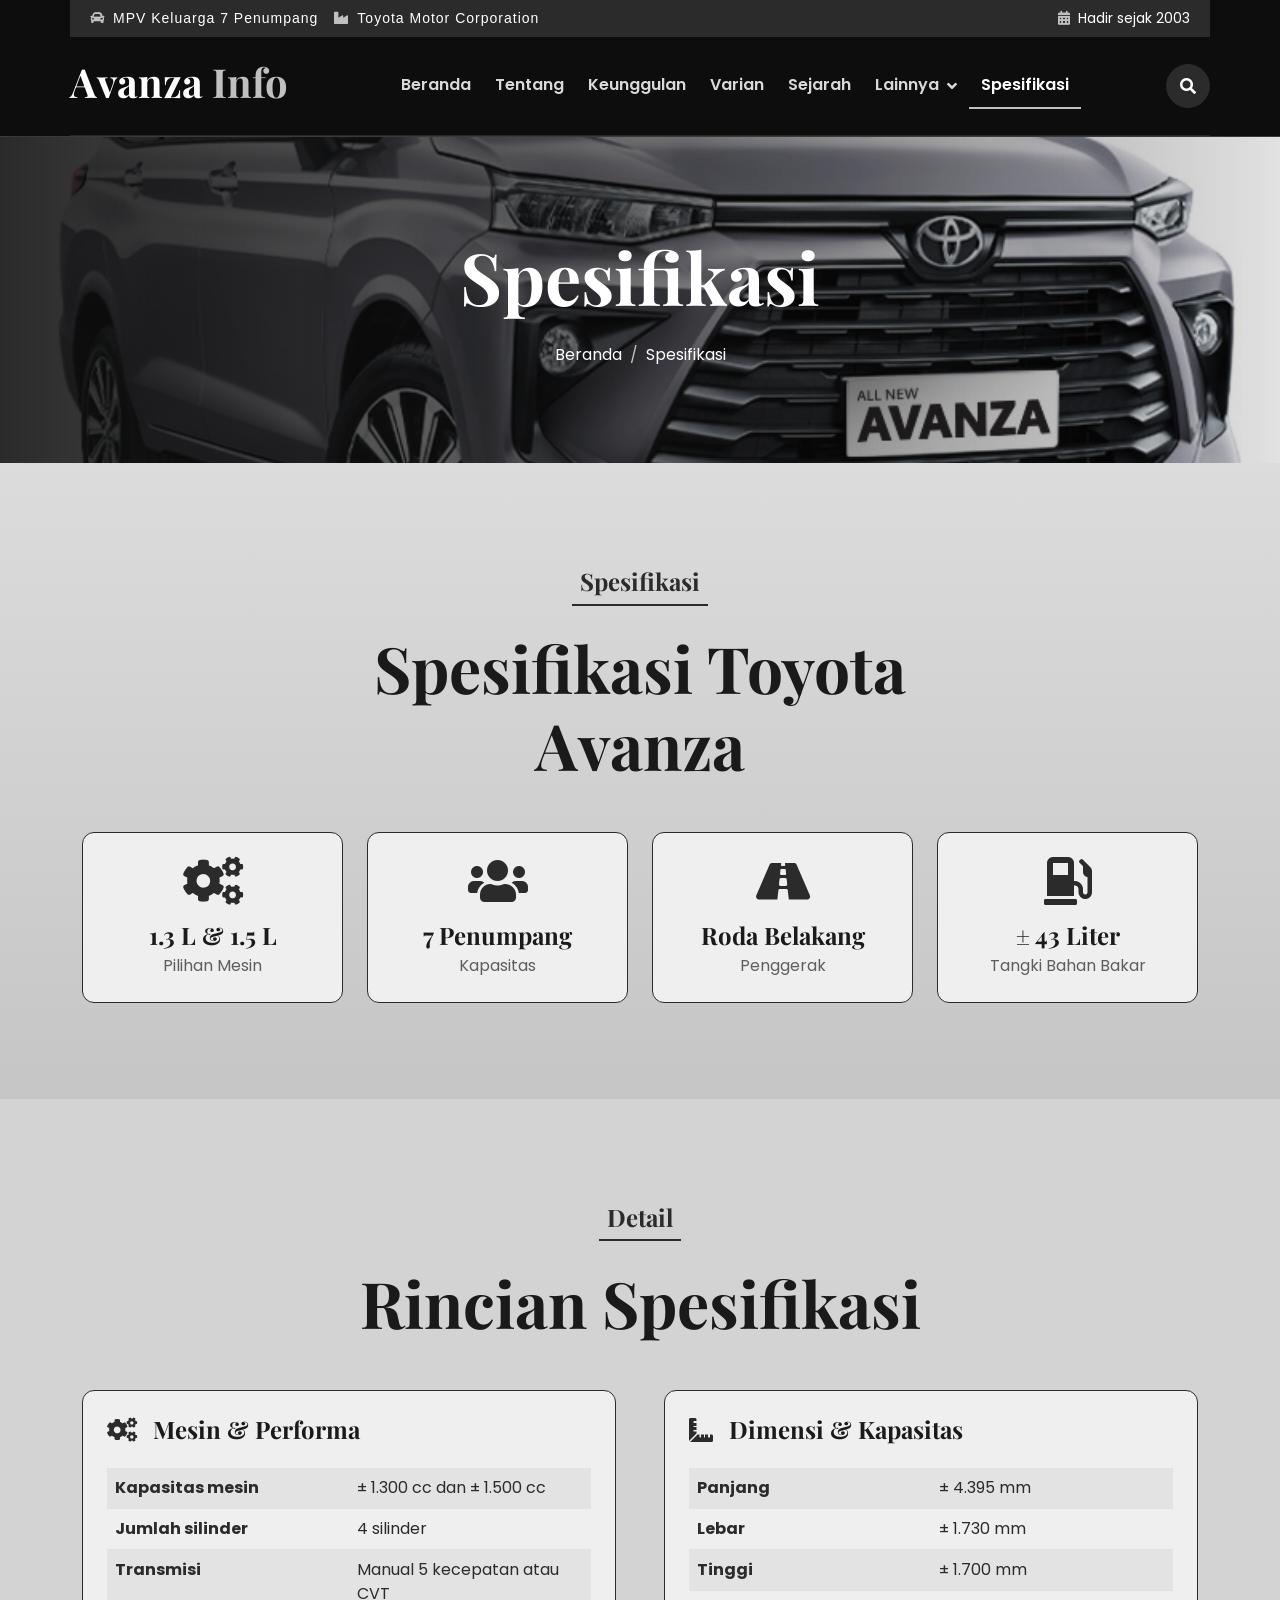
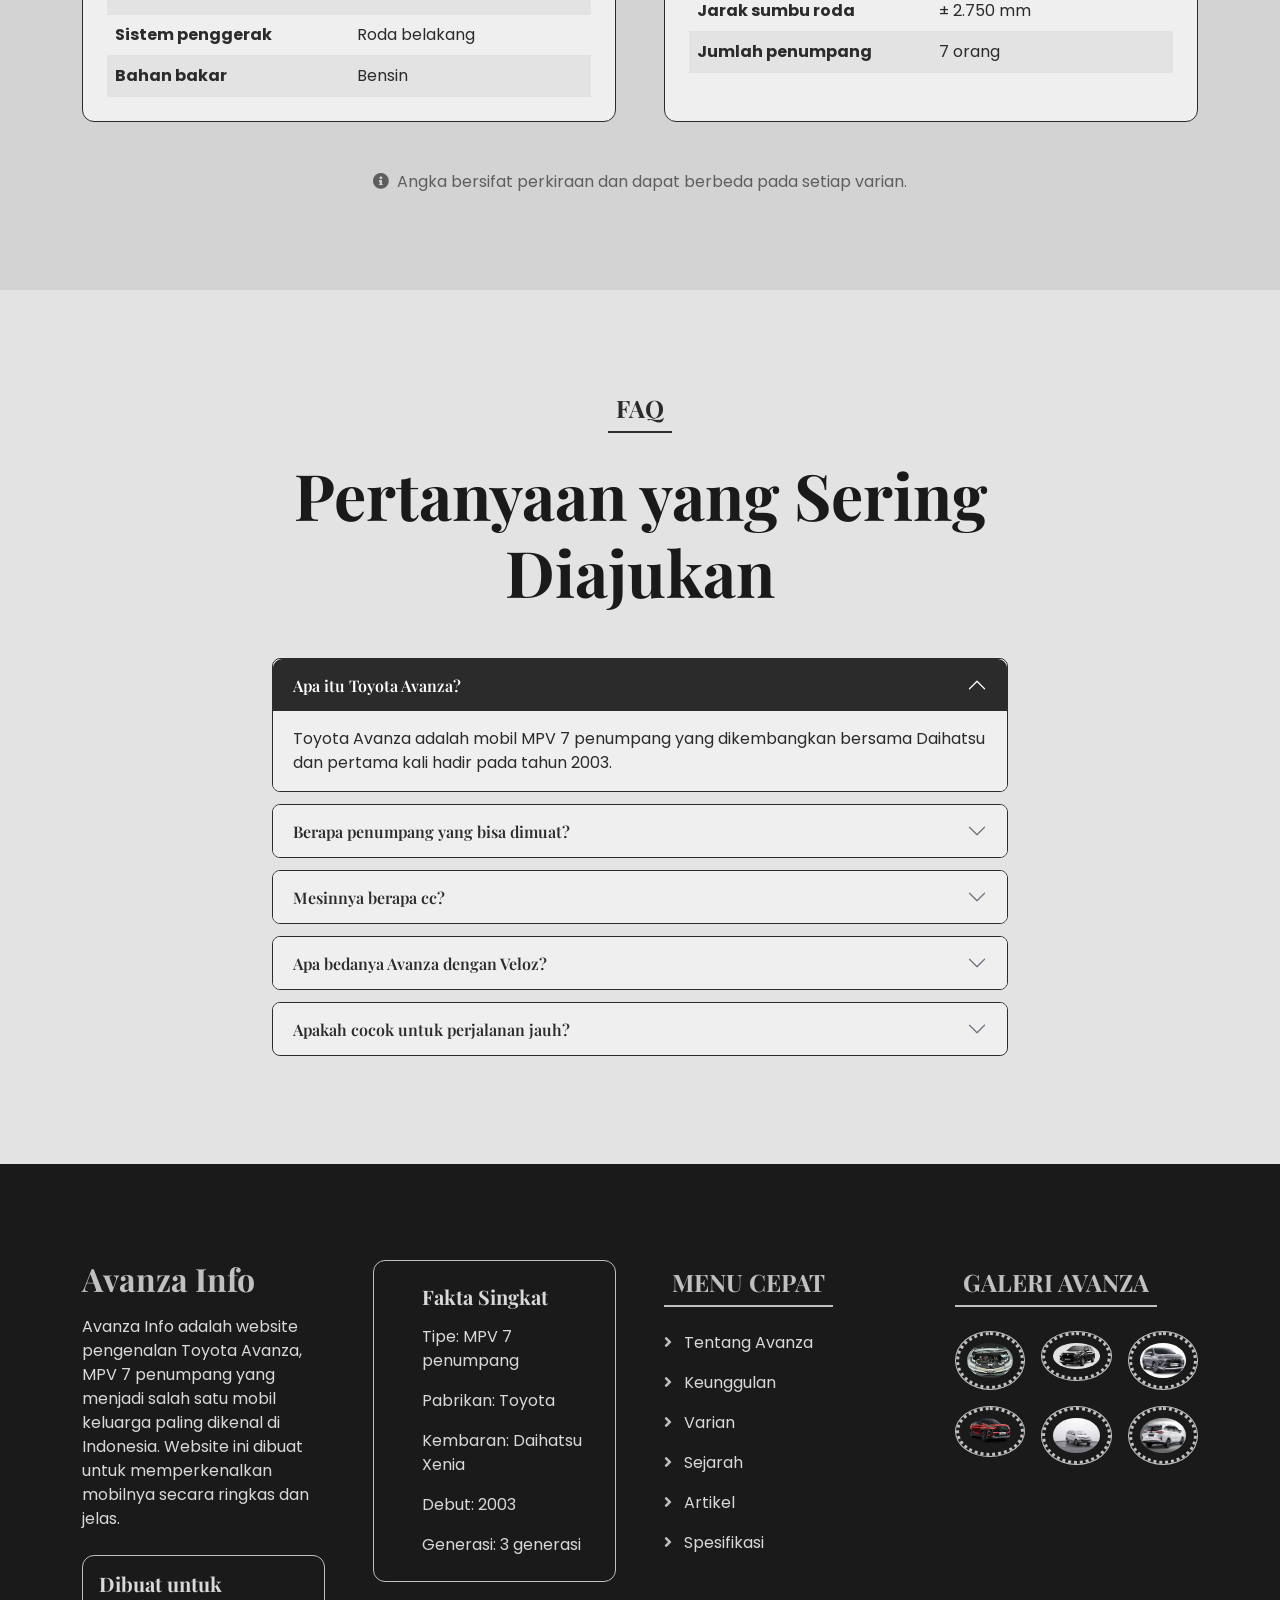
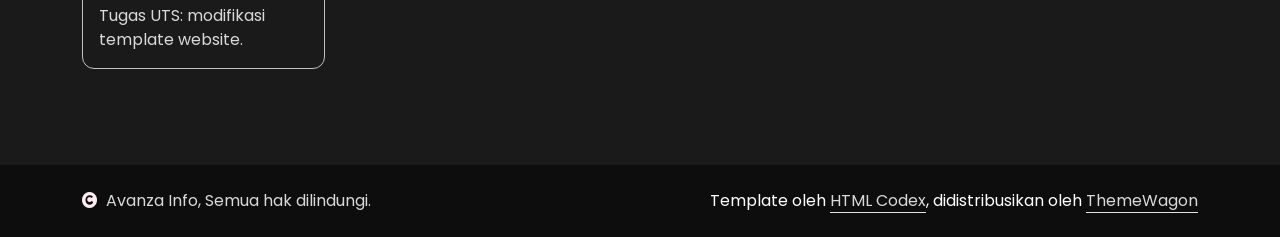
<file: contact.html>
<!DOCTYPE html>
<html lang="id">

    <head>
        <meta charset="utf-8">
        <title>Spesifikasi Avanza - Avanza Info</title>
        <meta content="width=device-width, initial-scale=1.0" name="viewport">
        <meta content="toyota avanza, mpv keluarga, informasi avanza, spesifikasi avanza" name="keywords">
        <meta content="Avanza Info: website informasi lengkap tentang Toyota Avanza, MPV keluarga andalan Indonesia." name="description">

        <!-- Google Web Fonts -->
        <link rel="preconnect" href="https://fonts.googleapis.com">
        <link rel="preconnect" href="https://fonts.gstatic.com" crossorigin>
        <link href="https://fonts.googleapis.com/css2?family=Playfair+Display:wght@600;700&family=Poppins:wght@300;400;600&display=swap" rel="stylesheet">

        <!-- Icon Font Stylesheet -->
        <link rel="stylesheet" href="https://use.fontawesome.com/releases/v5.15.4/css/all.css"/>
        <link href="https://cdn.jsdelivr.net/npm/bootstrap-icons@1.4.1/font/bootstrap-icons.css" rel="stylesheet">

        <!-- Libraries Stylesheet -->
        <link href="lib/animate/animate.min.css" rel="stylesheet">
        <link href="lib/lightbox/css/lightbox.min.css" rel="stylesheet">
        <link href="lib/owlcarousel/assets/owl.carousel.min.css" rel="stylesheet">

        <!-- Customized Bootstrap Stylesheet -->
        <link href="css/bootstrap.min.css" rel="stylesheet">

        <!-- Template Stylesheet -->
        <link href="css/style.css" rel="stylesheet">

        <!-- Tema Avanza Info (hitam & abu tua) - harus paling akhir -->
        <link href="css/avanza.css" rel="stylesheet">
    </head>

    <body>

        <!-- Spinner Start -->
        <div id="spinner" class="show w-100 vh-100 bg-white position-fixed translate-middle top-50 start-50  d-flex align-items-center justify-content-center">
            <div class="spinner-grow text-primary" role="status"></div>
        </div>
        <!-- Spinner End -->

        <!-- Navbar start -->
        <div class="container-fluid border-bottom bg-light wow fadeIn" data-wow-delay="0.1s">
            <div class="container topbar bg-primary d-none d-lg-block py-2">
                <div class="d-flex justify-content-between">
                    <div class="top-info ps-2">
                        <small class="me-3"><i class="fas fa-car me-2 text-secondary"></i><span class="text-white">MPV Keluarga 7 Penumpang</span></small>
                        <small class="me-3"><i class="fas fa-industry me-2 text-secondary"></i><span class="text-white">Toyota Motor Corporation</span></small>
                    </div>
                    <div class="top-link pe-2">
                        <small class="text-white"><i class="fas fa-calendar-alt me-2 text-secondary"></i>Hadir sejak 2003</small>
                    </div>
                </div>
            </div>
            <div class="container px-0">
                <nav class="navbar navbar-light navbar-expand-xl py-3">
                    <a href="index.html" class="navbar-brand"><h1 class="text-primary display-6">Avanza<span class="text-secondary"> Info</span></h1></a>
                    <button class="navbar-toggler py-2 px-3" type="button" data-bs-toggle="collapse" data-bs-target="#navbarCollapse">
                        <span class="fa fa-bars text-primary"></span>
                    </button>
                    <div class="collapse navbar-collapse" id="navbarCollapse">
                        <div class="navbar-nav mx-auto">
                            <a href="index.html" class="nav-item nav-link">Beranda</a>
                            <a href="about.html" class="nav-item nav-link">Tentang</a>
                            <a href="service.html" class="nav-item nav-link">Keunggulan</a>
                            <a href="program.html" class="nav-item nav-link">Varian</a>
                            <a href="event.html" class="nav-item nav-link">Sejarah</a>
                            <div class="nav-item dropdown">
                                <a href="#" class="nav-link dropdown-toggle" data-bs-toggle="dropdown">Lainnya</a>
                                <div class="dropdown-menu m-0 bg-secondary rounded-0">
                                    <a href="blog.html" class="dropdown-item">Artikel</a>
                                    <a href="team.html" class="dropdown-item">Bagian Mobil</a>
                                    <a href="testimonial.html" class="dropdown-item">Kelebihan</a>
                                    <a href="404.html" class="dropdown-item">Halaman 404</a>
                                </div>
                            </div>
                            <a href="contact.html" class="nav-item nav-link active">Spesifikasi</a>
                        </div>
                        <button class="btn-search btn btn-primary btn-md-square rounded-circle" data-bs-toggle="modal" data-bs-target="#searchModal"><i class="fas fa-search text-white"></i></button>
                    </div>
                </nav>
            </div>
        </div>
        <!-- Navbar End -->


        <!-- Modal Search Start -->
        <div class="modal fade" id="searchModal" tabindex="-1" aria-labelledby="exampleModalLabel" aria-hidden="true">
            <div class="modal-dialog modal-fullscreen">
                <div class="modal-content rounded-0">
                    <div class="modal-header">
                        <h5 class="modal-title" id="exampleModalLabel">Cari informasi Avanza</h5>
                        <button type="button" class="btn-close" data-bs-dismiss="modal" aria-label="Close"></button>
                    </div>
                    <div class="modal-body d-flex align-items-center">
                        <div class="input-group w-75 mx-auto d-flex">
                            <input type="search" class="form-control p-3" placeholder="Ketik kata kunci, misalnya: mesin, varian, sejarah" aria-describedby="search-icon-1">
                            <span id="search-icon-1" class="input-group-text p-3"><i class="fa fa-search"></i></span>
                        </div>
                    </div>
                </div>
            </div>
        </div>
        <!-- Modal Search End -->


        <!-- Page Header Start -->
        <div class="container-fluid page-header py-5 wow fadeIn" data-wow-delay="0.1s">
            <div class="container text-center py-5">
                <h1 class="display-2 text-white mb-4">Spesifikasi</h1>
                <nav aria-label="breadcrumb">
                    <ol class="breadcrumb justify-content-center mb-0">
                        <li class="breadcrumb-item"><a href="index.html" class="text-white">Beranda</a></li>
                        <li class="breadcrumb-item text-white" aria-current="page">Spesifikasi</li>
                    </ol>
                </nav>
            </div>
        </div>
        <!-- Page Header End -->


        <!-- Spesifikasi Ringkas Start -->
        <div class="container-fluid service py-5">
            <div class="container py-5">
                <div class="mx-auto text-center wow fadeIn" data-wow-delay="0.1s" style="max-width: 700px;">
                    <h4 class="text-primary mb-4 border-bottom border-primary border-2 d-inline-block p-2 title-border-radius">Spesifikasi</h4>
                    <h1 class="mb-5 display-3">Spesifikasi Toyota Avanza</h1>
                </div>
                <div class="row g-4">
                    <div class="col-md-6 col-xl-3 wow fadeIn" data-wow-delay="0.1s">
                        <div class="text-center border border-primary bg-white p-4 h-100 img-border-radius">
                            <i class="fas fa-cogs fa-3x text-primary mb-3"></i>
                            <h4 class="mb-1">1.3 L & 1.5 L</h4>
                            <p class="mb-0 text-muted">Pilihan Mesin</p>
                        </div>
                    </div>
                    <div class="col-md-6 col-xl-3 wow fadeIn" data-wow-delay="0.3s">
                        <div class="text-center border border-primary bg-white p-4 h-100 img-border-radius">
                            <i class="fas fa-users fa-3x text-primary mb-3"></i>
                            <h4 class="mb-1">7 Penumpang</h4>
                            <p class="mb-0 text-muted">Kapasitas</p>
                        </div>
                    </div>
                    <div class="col-md-6 col-xl-3 wow fadeIn" data-wow-delay="0.5s">
                        <div class="text-center border border-primary bg-white p-4 h-100 img-border-radius">
                            <i class="fas fa-road fa-3x text-primary mb-3"></i>
                            <h4 class="mb-1">Roda Belakang</h4>
                            <p class="mb-0 text-muted">Penggerak</p>
                        </div>
                    </div>
                    <div class="col-md-6 col-xl-3 wow fadeIn" data-wow-delay="0.7s">
                        <div class="text-center border border-primary bg-white p-4 h-100 img-border-radius">
                            <i class="fas fa-gas-pump fa-3x text-primary mb-3"></i>
                            <h4 class="mb-1">± 43 Liter</h4>
                            <p class="mb-0 text-muted">Tangki Bahan Bakar</p>
                        </div>
                    </div>
                </div>
            </div>
        </div>
        <!-- Spesifikasi Ringkas End -->


        <!-- Tabel Spesifikasi Start -->
        <div class="container-fluid py-5 bg-light">
            <div class="container py-5">
                <div class="mx-auto text-center wow fadeIn" data-wow-delay="0.1s" style="max-width: 700px;">
                    <h4 class="text-primary mb-4 border-bottom border-primary border-2 d-inline-block p-2 title-border-radius">Detail</h4>
                    <h1 class="mb-5 display-3">Rincian Spesifikasi</h1>
                </div>
                <div class="row g-5">
                    <div class="col-lg-6 wow fadeIn" data-wow-delay="0.1s">
                        <div class="border border-primary bg-white p-4 h-100 img-border-radius">
                            <h4 class="mb-4"><i class="fas fa-cogs text-primary me-3"></i>Mesin & Performa</h4>
                            <table class="table table-striped mb-0">
                                <tbody>
                                <tr><th class="w-50">Kapasitas mesin</th><td>± 1.300 cc dan ± 1.500 cc</td></tr>
                                <tr><th class="w-50">Jumlah silinder</th><td>4 silinder</td></tr>
                                <tr><th class="w-50">Transmisi</th><td>Manual 5 kecepatan atau CVT</td></tr>
                                <tr><th class="w-50">Sistem penggerak</th><td>Roda belakang</td></tr>
                                <tr><th class="w-50">Bahan bakar</th><td>Bensin</td></tr>
                                </tbody>
                            </table>
                        </div>
                    </div>
                    <div class="col-lg-6 wow fadeIn" data-wow-delay="0.3s">
                        <div class="border border-primary bg-white p-4 h-100 img-border-radius">
                            <h4 class="mb-4"><i class="fas fa-ruler-combined text-primary me-3"></i>Dimensi & Kapasitas</h4>
                            <table class="table table-striped mb-0">
                                <tbody>
                                <tr><th class="w-50">Panjang</th><td>± 4.395 mm</td></tr>
                                <tr><th class="w-50">Lebar</th><td>± 1.730 mm</td></tr>
                                <tr><th class="w-50">Tinggi</th><td>± 1.700 mm</td></tr>
                                <tr><th class="w-50">Jarak sumbu roda</th><td>± 2.750 mm</td></tr>
                                <tr><th class="w-50">Jumlah penumpang</th><td>7 orang</td></tr>
                                </tbody>
                            </table>
                        </div>
                    </div>
                </div>
                <p class="text-center text-muted mt-5 mb-0"><i class="fas fa-info-circle me-2"></i>Angka bersifat perkiraan dan dapat berbeda pada setiap varian.</p>
            </div>
        </div>
        <!-- Tabel Spesifikasi End -->


        <!-- FAQ Start -->
        <div class="container-fluid py-5">
            <div class="container py-5">
                <div class="mx-auto text-center wow fadeIn" data-wow-delay="0.1s" style="max-width: 700px;">
                    <h4 class="text-primary mb-4 border-bottom border-primary border-2 d-inline-block p-2 title-border-radius">FAQ</h4>
                    <h1 class="mb-5 display-3">Pertanyaan yang Sering Diajukan</h1>
                </div>
                <div class="row justify-content-center">
                    <div class="col-lg-8 wow fadeIn" data-wow-delay="0.1s">
                        <div class="accordion" id="faqAvanza">
                            <div class="accordion-item">
                                <h2 class="accordion-header" id="faq-h0">
                                    <button class="accordion-button" type="button" data-bs-toggle="collapse" data-bs-target="#faq-c0" aria-expanded="true" aria-controls="faq-c0">Apa itu Toyota Avanza?</button>
                                </h2>
                                <div id="faq-c0" class="accordion-collapse collapse show" aria-labelledby="faq-h0" data-bs-parent="#faqAvanza">
                                    <div class="accordion-body">Toyota Avanza adalah mobil MPV 7 penumpang yang dikembangkan bersama Daihatsu dan pertama kali hadir pada tahun 2003.</div>
                                </div>
                            </div>
                            <div class="accordion-item">
                                <h2 class="accordion-header" id="faq-h1">
                                    <button class="accordion-button collapsed" type="button" data-bs-toggle="collapse" data-bs-target="#faq-c1" aria-expanded="false" aria-controls="faq-c1">Berapa penumpang yang bisa dimuat?</button>
                                </h2>
                                <div id="faq-c1" class="accordion-collapse collapse" aria-labelledby="faq-h1" data-bs-parent="#faqAvanza">
                                    <div class="accordion-body">Avanza memiliki tiga baris kursi sehingga dapat membawa hingga 7 penumpang.</div>
                                </div>
                            </div>
                            <div class="accordion-item">
                                <h2 class="accordion-header" id="faq-h2">
                                    <button class="accordion-button collapsed" type="button" data-bs-toggle="collapse" data-bs-target="#faq-c2" aria-expanded="false" aria-controls="faq-c2">Mesinnya berapa cc?</button>
                                </h2>
                                <div id="faq-c2" class="accordion-collapse collapse" aria-labelledby="faq-h2" data-bs-parent="#faqAvanza">
                                    <div class="accordion-body">Tersedia pilihan mesin sekitar 1.300 cc dan 1.500 cc, tergantung varian yang dipilih.</div>
                                </div>
                            </div>
                            <div class="accordion-item">
                                <h2 class="accordion-header" id="faq-h3">
                                    <button class="accordion-button collapsed" type="button" data-bs-toggle="collapse" data-bs-target="#faq-c3" aria-expanded="false" aria-controls="faq-c3">Apa bedanya Avanza dengan Veloz?</button>
                                </h2>
                                <div id="faq-c3" class="accordion-collapse collapse" aria-labelledby="faq-h3" data-bs-parent="#faqAvanza">
                                    <div class="accordion-body">Veloz memiliki tampilan yang lebih sporty dan kelengkapan fitur yang lebih banyak dibandingkan Avanza.</div>
                                </div>
                            </div>
                            <div class="accordion-item">
                                <h2 class="accordion-header" id="faq-h4">
                                    <button class="accordion-button collapsed" type="button" data-bs-toggle="collapse" data-bs-target="#faq-c4" aria-expanded="false" aria-controls="faq-c4">Apakah cocok untuk perjalanan jauh?</button>
                                </h2>
                                <div id="faq-c4" class="accordion-collapse collapse" aria-labelledby="faq-h4" data-bs-parent="#faqAvanza">
                                    <div class="accordion-body">Ya, kabinnya lapang dan mesinnya efisien sehingga nyaman dipakai untuk perjalanan jauh bersama keluarga.</div>
                                </div>
                            </div>
                        </div>
                    </div>
                </div>
            </div>
        </div>
        <!-- FAQ End -->

        <!-- Footer Start -->
        <div class="container-fluid footer py-5 wow fadeIn" data-wow-delay="0.1s">
            <div class="container py-5">
                <div class="row g-5">
                    <div class="col-md-6 col-lg-4 col-xl-3">
                        <div class="footer-item">
                            <h2 class="fw-bold mb-3"><span class="text-primary mb-0">Avanza</span><span class="text-secondary"> Info</span></h2>
                            <p class="mb-4">Avanza Info adalah website pengenalan Toyota Avanza, MPV 7 penumpang yang menjadi salah satu mobil keluarga paling dikenal di Indonesia. Website ini dibuat untuk memperkenalkan mobilnya secara ringkas dan jelas.</p>
                            <div class="border border-primary p-3 rounded">
                                <h5 class="mb-2">Dibuat untuk</h5>
                                <p class="mb-0">Tugas UTS: modifikasi template website.</p>
                            </div>
                        </div>
                    </div>
                    <div class="col-md-6 col-lg-4 col-xl-3">
                        <div class="footer-item">
                            <div class="d-flex flex-column p-4 ps-5 text-dark border border-primary" style="border-radius: 12px;">
                                <h5 class="mb-3">Fakta Singkat</h5>
                                <p>Tipe: MPV 7 penumpang</p>
                                <p>Pabrikan: Toyota</p>
                                <p>Kembaran: Daihatsu Xenia</p>
                                <p>Debut: 2003</p>
                                <p class="mb-0">Generasi: 3 generasi</p>
                            </div>
                        </div>
                    </div>
                    <div class="col-md-6 col-lg-4 col-xl-3">
                        <div class="footer-item">
                            <h4 class="text-primary mb-4 border-bottom border-primary border-2 d-inline-block p-2 title-border-radius">MENU CEPAT</h4>
                            <div class="d-flex flex-column align-items-start">
                                <a href="about.html" class="text-body mb-3"><i class="fa fa-angle-right text-primary me-2"></i> Tentang Avanza</a>
                                <a href="service.html" class="text-body mb-3"><i class="fa fa-angle-right text-primary me-2"></i> Keunggulan</a>
                                <a href="program.html" class="text-body mb-3"><i class="fa fa-angle-right text-primary me-2"></i> Varian</a>
                                <a href="event.html" class="text-body mb-3"><i class="fa fa-angle-right text-primary me-2"></i> Sejarah</a>
                                <a href="blog.html" class="text-body mb-3"><i class="fa fa-angle-right text-primary me-2"></i> Artikel</a>
                                <a href="contact.html" class="text-body mb-3"><i class="fa fa-angle-right text-primary me-2"></i> Spesifikasi</a>
                            </div>
                        </div>
                    </div>
                    <div class="col-md-6 col-lg-4 col-xl-3">
                        <div class="footer-item">
                            <h4 class="text-primary mb-4 border-bottom border-primary border-2 d-inline-block p-2 title-border-radius">GALERI AVANZA</h4>
                            <div class="row g-3">
                                <div class="col-4"><div class="footer-galary-img rounded-circle border border-primary"><img src="img/galary-1.jpg" class="img-fluid rounded-circle p-2" alt="Galeri Toyota Avanza 1"></div></div>
                                <div class="col-4"><div class="footer-galary-img rounded-circle border border-primary"><img src="img/galary-2.jpg" class="img-fluid rounded-circle p-2" alt="Galeri Toyota Avanza 2"></div></div>
                                <div class="col-4"><div class="footer-galary-img rounded-circle border border-primary"><img src="img/galary-3.jpg" class="img-fluid rounded-circle p-2" alt="Galeri Toyota Avanza 3"></div></div>
                                <div class="col-4"><div class="footer-galary-img rounded-circle border border-primary"><img src="img/galary-4.jpg" class="img-fluid rounded-circle p-2" alt="Galeri Toyota Avanza 4"></div></div>
                                <div class="col-4"><div class="footer-galary-img rounded-circle border border-primary"><img src="img/galary-5.jpg" class="img-fluid rounded-circle p-2" alt="Galeri Toyota Avanza 5"></div></div>
                                <div class="col-4"><div class="footer-galary-img rounded-circle border border-primary"><img src="img/galary-6.jpg" class="img-fluid rounded-circle p-2" alt="Galeri Toyota Avanza 6"></div></div>
                            </div>
                        </div>
                    </div>
                </div>
            </div>
        </div>
        <!-- Footer End -->


        <!-- Copyright Start -->
        <div class="container-fluid copyright bg-dark py-4">
            <div class="container">
                <div class="row">
                    <div class="col-md-6 text-center text-md-start mb-3 mb-md-0">
                        <span class="text-light"><a href="index.html"><i class="fas fa-copyright text-light me-2"></i>Avanza Info</a>, Semua hak dilindungi.</span>
                    </div>
                    <div class="col-md-6 my-auto text-center text-md-end text-white">
                        <!--/*** This template is free as long as you keep the below author's credit link/attribution link/backlink. ***/-->
                        <!--/*** If you'd like to use the template without the below author's credit link/attribution link/backlink, ***/-->
                        <!--/*** you can purchase the Credit Removal License from "https://htmlcodex.com/credit-removal". ***/-->
                        Template oleh <a class="border-bottom" href="https://htmlcodex.com">HTML Codex</a>, didistribusikan oleh <a class="border-bottom" href="https://themewagon.com">ThemeWagon</a>
                    </div>
                </div>
            </div>
        </div>
        <!-- Copyright End -->


        <!-- Back to Top -->
        <a href="#" class="btn btn-primary border-3 border-primary rounded-circle back-to-top"><i class="fa fa-arrow-up"></i></a>


        <!-- JavaScript Libraries -->
        <script src="https://ajax.googleapis.com/ajax/libs/jquery/3.6.4/jquery.min.js"></script>
        <script src="https://cdn.jsdelivr.net/npm/bootstrap@5.0.0/dist/js/bootstrap.bundle.min.js"></script>
        <script src="lib/wow/wow.min.js"></script>
        <script src="lib/easing/easing.min.js"></script>
        <script src="lib/waypoints/waypoints.min.js"></script>
        <script src="lib/lightbox/js/lightbox.min.js"></script>
        <script src="lib/owlcarousel/owl.carousel.min.js"></script>

        <!-- Template Javascript -->
        <script src="js/main.js"></script>
    </body>

</html>
</file>
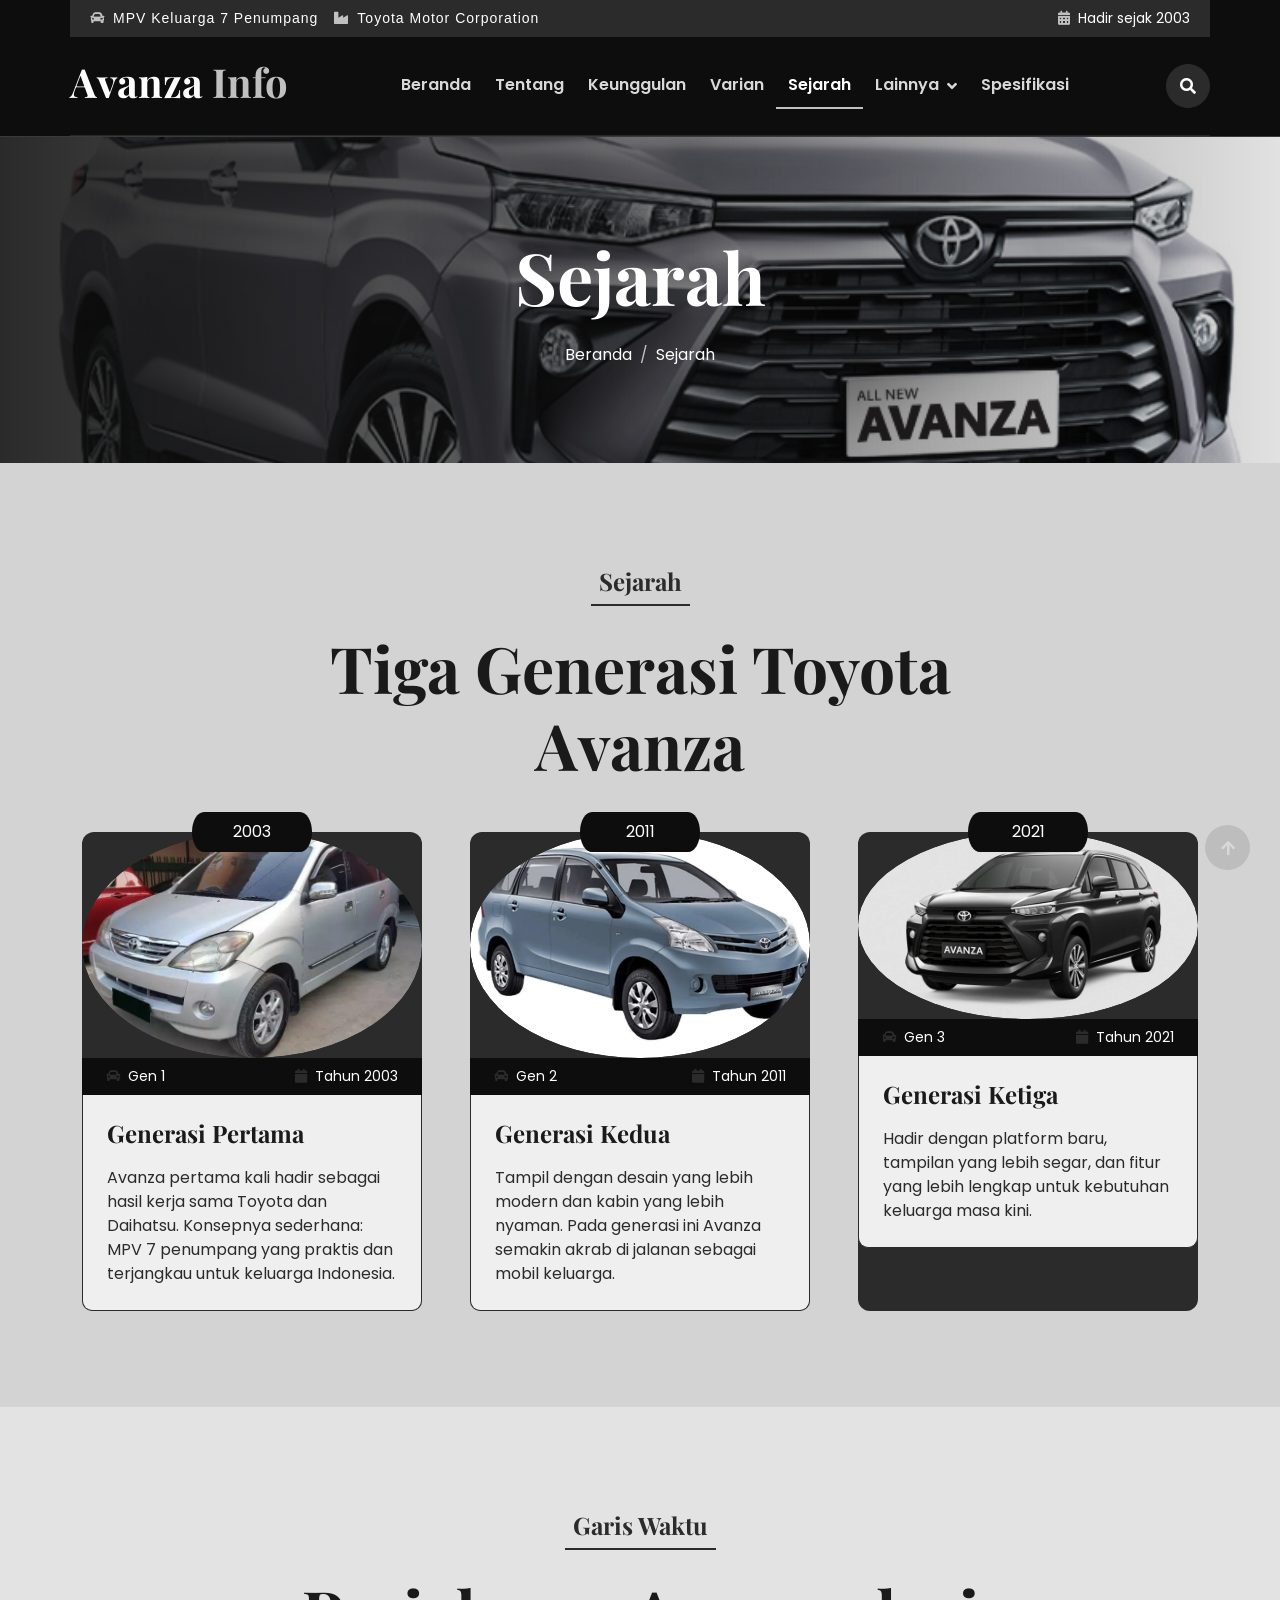
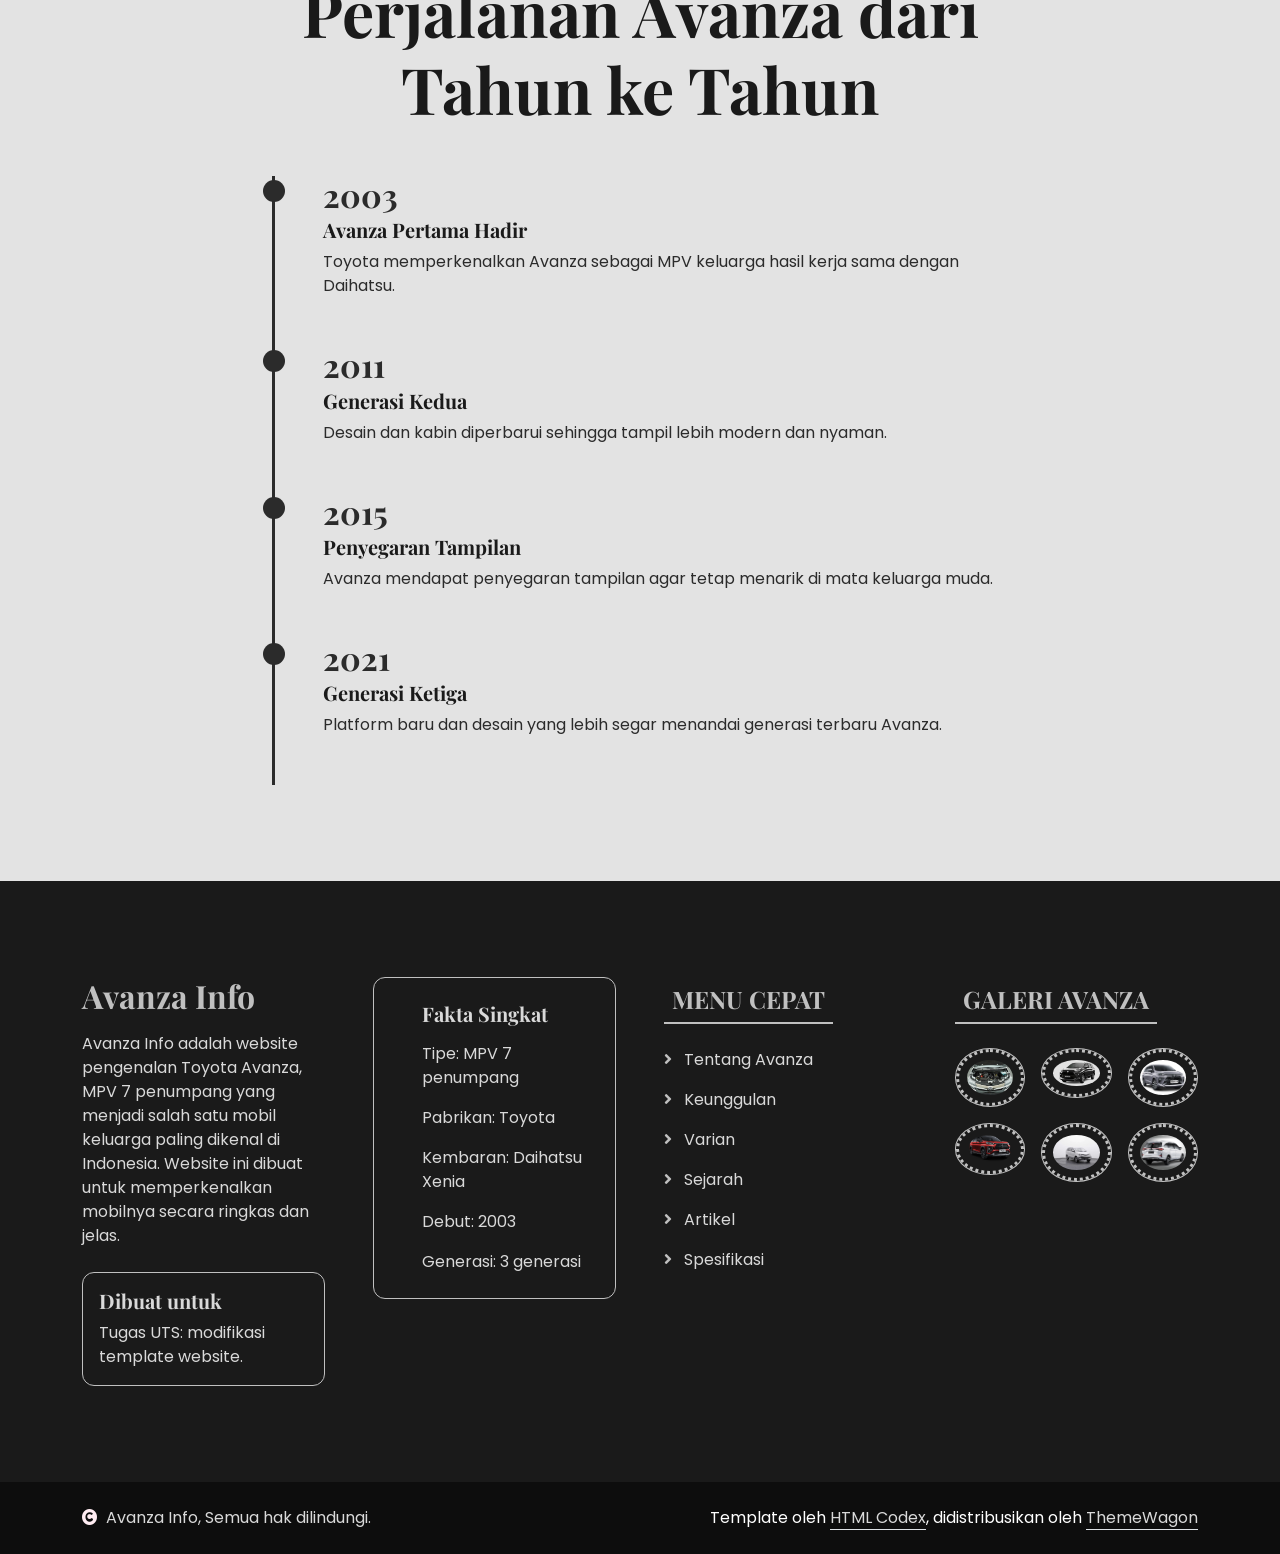
<file: event.html>
<!DOCTYPE html>
<html lang="id">

    <head>
        <meta charset="utf-8">
        <title>Sejarah Avanza - Avanza Info</title>
        <meta content="width=device-width, initial-scale=1.0" name="viewport">
        <meta content="toyota avanza, mpv keluarga, informasi avanza, spesifikasi avanza" name="keywords">
        <meta content="Avanza Info: website informasi lengkap tentang Toyota Avanza, MPV keluarga andalan Indonesia." name="description">

        <!-- Google Web Fonts -->
        <link rel="preconnect" href="https://fonts.googleapis.com">
        <link rel="preconnect" href="https://fonts.gstatic.com" crossorigin>
        <link href="https://fonts.googleapis.com/css2?family=Playfair+Display:wght@600;700&family=Poppins:wght@300;400;600&display=swap" rel="stylesheet">

        <!-- Icon Font Stylesheet -->
        <link rel="stylesheet" href="https://use.fontawesome.com/releases/v5.15.4/css/all.css"/>
        <link href="https://cdn.jsdelivr.net/npm/bootstrap-icons@1.4.1/font/bootstrap-icons.css" rel="stylesheet">

        <!-- Libraries Stylesheet -->
        <link href="lib/animate/animate.min.css" rel="stylesheet">
        <link href="lib/lightbox/css/lightbox.min.css" rel="stylesheet">
        <link href="lib/owlcarousel/assets/owl.carousel.min.css" rel="stylesheet">

        <!-- Customized Bootstrap Stylesheet -->
        <link href="css/bootstrap.min.css" rel="stylesheet">

        <!-- Template Stylesheet -->
        <link href="css/style.css" rel="stylesheet">

        <!-- Tema Avanza Info (hitam & abu tua) - harus paling akhir -->
        <link href="css/avanza.css" rel="stylesheet">
    </head>

    <body>

        <!-- Spinner Start -->
        <div id="spinner" class="show w-100 vh-100 bg-white position-fixed translate-middle top-50 start-50  d-flex align-items-center justify-content-center">
            <div class="spinner-grow text-primary" role="status"></div>
        </div>
        <!-- Spinner End -->

        <!-- Navbar start -->
        <div class="container-fluid border-bottom bg-light wow fadeIn" data-wow-delay="0.1s">
            <div class="container topbar bg-primary d-none d-lg-block py-2">
                <div class="d-flex justify-content-between">
                    <div class="top-info ps-2">
                        <small class="me-3"><i class="fas fa-car me-2 text-secondary"></i><span class="text-white">MPV Keluarga 7 Penumpang</span></small>
                        <small class="me-3"><i class="fas fa-industry me-2 text-secondary"></i><span class="text-white">Toyota Motor Corporation</span></small>
                    </div>
                    <div class="top-link pe-2">
                        <small class="text-white"><i class="fas fa-calendar-alt me-2 text-secondary"></i>Hadir sejak 2003</small>
                    </div>
                </div>
            </div>
            <div class="container px-0">
                <nav class="navbar navbar-light navbar-expand-xl py-3">
                    <a href="index.html" class="navbar-brand"><h1 class="text-primary display-6">Avanza<span class="text-secondary"> Info</span></h1></a>
                    <button class="navbar-toggler py-2 px-3" type="button" data-bs-toggle="collapse" data-bs-target="#navbarCollapse">
                        <span class="fa fa-bars text-primary"></span>
                    </button>
                    <div class="collapse navbar-collapse" id="navbarCollapse">
                        <div class="navbar-nav mx-auto">
                            <a href="index.html" class="nav-item nav-link">Beranda</a>
                            <a href="about.html" class="nav-item nav-link">Tentang</a>
                            <a href="service.html" class="nav-item nav-link">Keunggulan</a>
                            <a href="program.html" class="nav-item nav-link">Varian</a>
                            <a href="event.html" class="nav-item nav-link active">Sejarah</a>
                            <div class="nav-item dropdown">
                                <a href="#" class="nav-link dropdown-toggle" data-bs-toggle="dropdown">Lainnya</a>
                                <div class="dropdown-menu m-0 bg-secondary rounded-0">
                                    <a href="blog.html" class="dropdown-item">Artikel</a>
                                    <a href="team.html" class="dropdown-item">Bagian Mobil</a>
                                    <a href="testimonial.html" class="dropdown-item">Kelebihan</a>
                                    <a href="404.html" class="dropdown-item">Halaman 404</a>
                                </div>
                            </div>
                            <a href="contact.html" class="nav-item nav-link">Spesifikasi</a>
                        </div>
                        <button class="btn-search btn btn-primary btn-md-square rounded-circle" data-bs-toggle="modal" data-bs-target="#searchModal"><i class="fas fa-search text-white"></i></button>
                    </div>
                </nav>
            </div>
        </div>
        <!-- Navbar End -->


        <!-- Modal Search Start -->
        <div class="modal fade" id="searchModal" tabindex="-1" aria-labelledby="exampleModalLabel" aria-hidden="true">
            <div class="modal-dialog modal-fullscreen">
                <div class="modal-content rounded-0">
                    <div class="modal-header">
                        <h5 class="modal-title" id="exampleModalLabel">Cari informasi Avanza</h5>
                        <button type="button" class="btn-close" data-bs-dismiss="modal" aria-label="Close"></button>
                    </div>
                    <div class="modal-body d-flex align-items-center">
                        <div class="input-group w-75 mx-auto d-flex">
                            <input type="search" class="form-control p-3" placeholder="Ketik kata kunci, misalnya: mesin, varian, sejarah" aria-describedby="search-icon-1">
                            <span id="search-icon-1" class="input-group-text p-3"><i class="fa fa-search"></i></span>
                        </div>
                    </div>
                </div>
            </div>
        </div>
        <!-- Modal Search End -->


        <!-- Page Header Start -->
        <div class="container-fluid page-header py-5 wow fadeIn" data-wow-delay="0.1s">
            <div class="container text-center py-5">
                <h1 class="display-2 text-white mb-4">Sejarah</h1>
                <nav aria-label="breadcrumb">
                    <ol class="breadcrumb justify-content-center mb-0">
                        <li class="breadcrumb-item"><a href="index.html" class="text-white">Beranda</a></li>
                        <li class="breadcrumb-item text-white" aria-current="page">Sejarah</li>
                    </ol>
                </nav>
            </div>
        </div>
        <!-- Page Header End -->


        <!-- Events Start -->
        <div class="container-fluid events py-5 bg-light">
            <div class="container py-5">
                <div class="mx-auto text-center wow fadeIn" data-wow-delay="0.1s" style="max-width: 700px;">
                    <h4 class="text-primary mb-4 border-bottom border-primary border-2 d-inline-block p-2 title-border-radius">Sejarah</h4>
                    <h1 class="mb-5 display-3">Tiga Generasi Toyota Avanza</h1>
                </div>
                <div class="row g-5 justify-content-center">
                    <div class="col-md-6 col-lg-6 col-xl-4 wow fadeIn" data-wow-delay="0.1s">
                        <div class="events-item bg-primary rounded">
                            <div class="events-inner position-relative">
                                <div class="events-img overflow-hidden rounded-circle position-relative">
                                    <img src="img/event-1.jpg" class="img-fluid w-100 rounded-circle" alt="Generasi Pertama">
                                    <div class="event-overlay">
                                        <a href="img/event-1.jpg" data-lightbox="sejarah"><i class="fas fa-search-plus text-white fa-2x"></i></a>
                                    </div>
                                </div>
                                <div class="px-4 py-2 bg-secondary text-white text-center events-rate">2003</div>
                                <div class="d-flex justify-content-between px-4 py-2 bg-secondary">
                                    <small class="text-white"><i class="fas fa-car me-1 text-primary"></i> Gen 1</small>
                                    <small class="text-white"><i class="fas fa-calendar me-1 text-primary"></i> Tahun 2003</small>
                                </div>
                            </div>
                            <div class="events-text p-4 border border-primary bg-white border-top-0 rounded-bottom">
                                <a href="event.html" class="h4">Generasi Pertama</a>
                                <p class="mb-0 mt-3">Avanza pertama kali hadir sebagai hasil kerja sama Toyota dan Daihatsu. Konsepnya sederhana: MPV 7 penumpang yang praktis dan terjangkau untuk keluarga Indonesia.</p>
                            </div>
                        </div>
                    </div>
                    <div class="col-md-6 col-lg-6 col-xl-4 wow fadeIn" data-wow-delay="0.3s">
                        <div class="events-item bg-primary rounded">
                            <div class="events-inner position-relative">
                                <div class="events-img overflow-hidden rounded-circle position-relative">
                                    <img src="img/event-2.jpg" class="img-fluid w-100 rounded-circle" alt="Generasi Kedua">
                                    <div class="event-overlay">
                                        <a href="img/event-2.jpg" data-lightbox="sejarah"><i class="fas fa-search-plus text-white fa-2x"></i></a>
                                    </div>
                                </div>
                                <div class="px-4 py-2 bg-secondary text-white text-center events-rate">2011</div>
                                <div class="d-flex justify-content-between px-4 py-2 bg-secondary">
                                    <small class="text-white"><i class="fas fa-car me-1 text-primary"></i> Gen 2</small>
                                    <small class="text-white"><i class="fas fa-calendar me-1 text-primary"></i> Tahun 2011</small>
                                </div>
                            </div>
                            <div class="events-text p-4 border border-primary bg-white border-top-0 rounded-bottom">
                                <a href="event.html" class="h4">Generasi Kedua</a>
                                <p class="mb-0 mt-3">Tampil dengan desain yang lebih modern dan kabin yang lebih nyaman. Pada generasi ini Avanza semakin akrab di jalanan sebagai mobil keluarga.</p>
                            </div>
                        </div>
                    </div>
                    <div class="col-md-6 col-lg-6 col-xl-4 wow fadeIn" data-wow-delay="0.5s">
                        <div class="events-item bg-primary rounded">
                            <div class="events-inner position-relative">
                                <div class="events-img overflow-hidden rounded-circle position-relative">
                                    <img src="img/event-3.jpg" class="img-fluid w-100 rounded-circle" alt="Generasi Ketiga">
                                    <div class="event-overlay">
                                        <a href="img/event-3.jpg" data-lightbox="sejarah"><i class="fas fa-search-plus text-white fa-2x"></i></a>
                                    </div>
                                </div>
                                <div class="px-4 py-2 bg-secondary text-white text-center events-rate">2021</div>
                                <div class="d-flex justify-content-between px-4 py-2 bg-secondary">
                                    <small class="text-white"><i class="fas fa-car me-1 text-primary"></i> Gen 3</small>
                                    <small class="text-white"><i class="fas fa-calendar me-1 text-primary"></i> Tahun 2021</small>
                                </div>
                            </div>
                            <div class="events-text p-4 border border-primary bg-white border-top-0 rounded-bottom">
                                <a href="event.html" class="h4">Generasi Ketiga</a>
                                <p class="mb-0 mt-3">Hadir dengan platform baru, tampilan yang lebih segar, dan fitur yang lebih lengkap untuk kebutuhan keluarga masa kini.</p>
                            </div>
                        </div>
                    </div>
                </div>
            </div>
        </div>
        <!-- Events End-->


        <!-- Timeline Start -->
        <div class="container-fluid py-5">
            <div class="container py-5">
                <div class="mx-auto text-center wow fadeIn" data-wow-delay="0.1s" style="max-width: 700px;">
                    <h4 class="text-primary mb-4 border-bottom border-primary border-2 d-inline-block p-2 title-border-radius">Garis Waktu</h4>
                    <h1 class="mb-5 display-3">Perjalanan Avanza dari Tahun ke Tahun</h1>
                </div>
                <div class="row justify-content-center">
                    <div class="col-lg-8">
                        <div class="position-relative border-start border-3 border-primary ps-5 pb-5 wow fadeIn" data-wow-delay="0.1s">
                            <span class="position-absolute bg-primary rounded-circle" style="width: 22px; height: 22px; left: -12px; top: 4px;"></span>
                            <h2 class="text-primary mb-1">2003</h2>
                            <h5 class="mb-2">Avanza Pertama Hadir</h5>
                            <p class="mb-0">Toyota memperkenalkan Avanza sebagai MPV keluarga hasil kerja sama dengan Daihatsu.</p>
                        </div>
                        <div class="position-relative border-start border-3 border-primary ps-5 pb-5 wow fadeIn" data-wow-delay="0.2s">
                            <span class="position-absolute bg-primary rounded-circle" style="width: 22px; height: 22px; left: -12px; top: 4px;"></span>
                            <h2 class="text-primary mb-1">2011</h2>
                            <h5 class="mb-2">Generasi Kedua</h5>
                            <p class="mb-0">Desain dan kabin diperbarui sehingga tampil lebih modern dan nyaman.</p>
                        </div>
                        <div class="position-relative border-start border-3 border-primary ps-5 pb-5 wow fadeIn" data-wow-delay="0.3s">
                            <span class="position-absolute bg-primary rounded-circle" style="width: 22px; height: 22px; left: -12px; top: 4px;"></span>
                            <h2 class="text-primary mb-1">2015</h2>
                            <h5 class="mb-2">Penyegaran Tampilan</h5>
                            <p class="mb-0">Avanza mendapat penyegaran tampilan agar tetap menarik di mata keluarga muda.</p>
                        </div>
                        <div class="position-relative border-start border-3 border-primary ps-5 pb-5 wow fadeIn" data-wow-delay="0.4s">
                            <span class="position-absolute bg-primary rounded-circle" style="width: 22px; height: 22px; left: -12px; top: 4px;"></span>
                            <h2 class="text-primary mb-1">2021</h2>
                            <h5 class="mb-2">Generasi Ketiga</h5>
                            <p class="mb-0">Platform baru dan desain yang lebih segar menandai generasi terbaru Avanza.</p>
                        </div>
                    </div>
                </div>
            </div>
        </div>
        <!-- Timeline End -->

        <!-- Footer Start -->
        <div class="container-fluid footer py-5 wow fadeIn" data-wow-delay="0.1s">
            <div class="container py-5">
                <div class="row g-5">
                    <div class="col-md-6 col-lg-4 col-xl-3">
                        <div class="footer-item">
                            <h2 class="fw-bold mb-3"><span class="text-primary mb-0">Avanza</span><span class="text-secondary"> Info</span></h2>
                            <p class="mb-4">Avanza Info adalah website pengenalan Toyota Avanza, MPV 7 penumpang yang menjadi salah satu mobil keluarga paling dikenal di Indonesia. Website ini dibuat untuk memperkenalkan mobilnya secara ringkas dan jelas.</p>
                            <div class="border border-primary p-3 rounded">
                                <h5 class="mb-2">Dibuat untuk</h5>
                                <p class="mb-0">Tugas UTS: modifikasi template website.</p>
                            </div>
                        </div>
                    </div>
                    <div class="col-md-6 col-lg-4 col-xl-3">
                        <div class="footer-item">
                            <div class="d-flex flex-column p-4 ps-5 text-dark border border-primary" style="border-radius: 12px;">
                                <h5 class="mb-3">Fakta Singkat</h5>
                                <p>Tipe: MPV 7 penumpang</p>
                                <p>Pabrikan: Toyota</p>
                                <p>Kembaran: Daihatsu Xenia</p>
                                <p>Debut: 2003</p>
                                <p class="mb-0">Generasi: 3 generasi</p>
                            </div>
                        </div>
                    </div>
                    <div class="col-md-6 col-lg-4 col-xl-3">
                        <div class="footer-item">
                            <h4 class="text-primary mb-4 border-bottom border-primary border-2 d-inline-block p-2 title-border-radius">MENU CEPAT</h4>
                            <div class="d-flex flex-column align-items-start">
                                <a href="about.html" class="text-body mb-3"><i class="fa fa-angle-right text-primary me-2"></i> Tentang Avanza</a>
                                <a href="service.html" class="text-body mb-3"><i class="fa fa-angle-right text-primary me-2"></i> Keunggulan</a>
                                <a href="program.html" class="text-body mb-3"><i class="fa fa-angle-right text-primary me-2"></i> Varian</a>
                                <a href="event.html" class="text-body mb-3"><i class="fa fa-angle-right text-primary me-2"></i> Sejarah</a>
                                <a href="blog.html" class="text-body mb-3"><i class="fa fa-angle-right text-primary me-2"></i> Artikel</a>
                                <a href="contact.html" class="text-body mb-3"><i class="fa fa-angle-right text-primary me-2"></i> Spesifikasi</a>
                            </div>
                        </div>
                    </div>
                    <div class="col-md-6 col-lg-4 col-xl-3">
                        <div class="footer-item">
                            <h4 class="text-primary mb-4 border-bottom border-primary border-2 d-inline-block p-2 title-border-radius">GALERI AVANZA</h4>
                            <div class="row g-3">
                                <div class="col-4"><div class="footer-galary-img rounded-circle border border-primary"><img src="img/galary-1.jpg" class="img-fluid rounded-circle p-2" alt="Galeri Toyota Avanza 1"></div></div>
                                <div class="col-4"><div class="footer-galary-img rounded-circle border border-primary"><img src="img/galary-2.jpg" class="img-fluid rounded-circle p-2" alt="Galeri Toyota Avanza 2"></div></div>
                                <div class="col-4"><div class="footer-galary-img rounded-circle border border-primary"><img src="img/galary-3.jpg" class="img-fluid rounded-circle p-2" alt="Galeri Toyota Avanza 3"></div></div>
                                <div class="col-4"><div class="footer-galary-img rounded-circle border border-primary"><img src="img/galary-4.jpg" class="img-fluid rounded-circle p-2" alt="Galeri Toyota Avanza 4"></div></div>
                                <div class="col-4"><div class="footer-galary-img rounded-circle border border-primary"><img src="img/galary-5.jpg" class="img-fluid rounded-circle p-2" alt="Galeri Toyota Avanza 5"></div></div>
                                <div class="col-4"><div class="footer-galary-img rounded-circle border border-primary"><img src="img/galary-6.jpg" class="img-fluid rounded-circle p-2" alt="Galeri Toyota Avanza 6"></div></div>
                            </div>
                        </div>
                    </div>
                </div>
            </div>
        </div>
        <!-- Footer End -->


        <!-- Copyright Start -->
        <div class="container-fluid copyright bg-dark py-4">
            <div class="container">
                <div class="row">
                    <div class="col-md-6 text-center text-md-start mb-3 mb-md-0">
                        <span class="text-light"><a href="index.html"><i class="fas fa-copyright text-light me-2"></i>Avanza Info</a>, Semua hak dilindungi.</span>
                    </div>
                    <div class="col-md-6 my-auto text-center text-md-end text-white">
                        <!--/*** This template is free as long as you keep the below author's credit link/attribution link/backlink. ***/-->
                        <!--/*** If you'd like to use the template without the below author's credit link/attribution link/backlink, ***/-->
                        <!--/*** you can purchase the Credit Removal License from "https://htmlcodex.com/credit-removal". ***/-->
                        Template oleh <a class="border-bottom" href="https://htmlcodex.com">HTML Codex</a>, didistribusikan oleh <a class="border-bottom" href="https://themewagon.com">ThemeWagon</a>
                    </div>
                </div>
            </div>
        </div>
        <!-- Copyright End -->


        <!-- Back to Top -->
        <a href="#" class="btn btn-primary border-3 border-primary rounded-circle back-to-top"><i class="fa fa-arrow-up"></i></a>


        <!-- JavaScript Libraries -->
        <script src="https://ajax.googleapis.com/ajax/libs/jquery/3.6.4/jquery.min.js"></script>
        <script src="https://cdn.jsdelivr.net/npm/bootstrap@5.0.0/dist/js/bootstrap.bundle.min.js"></script>
        <script src="lib/wow/wow.min.js"></script>
        <script src="lib/easing/easing.min.js"></script>
        <script src="lib/waypoints/waypoints.min.js"></script>
        <script src="lib/lightbox/js/lightbox.min.js"></script>
        <script src="lib/owlcarousel/owl.carousel.min.js"></script>

        <!-- Template Javascript -->
        <script src="js/main.js"></script>
    </body>

</html>
</file>
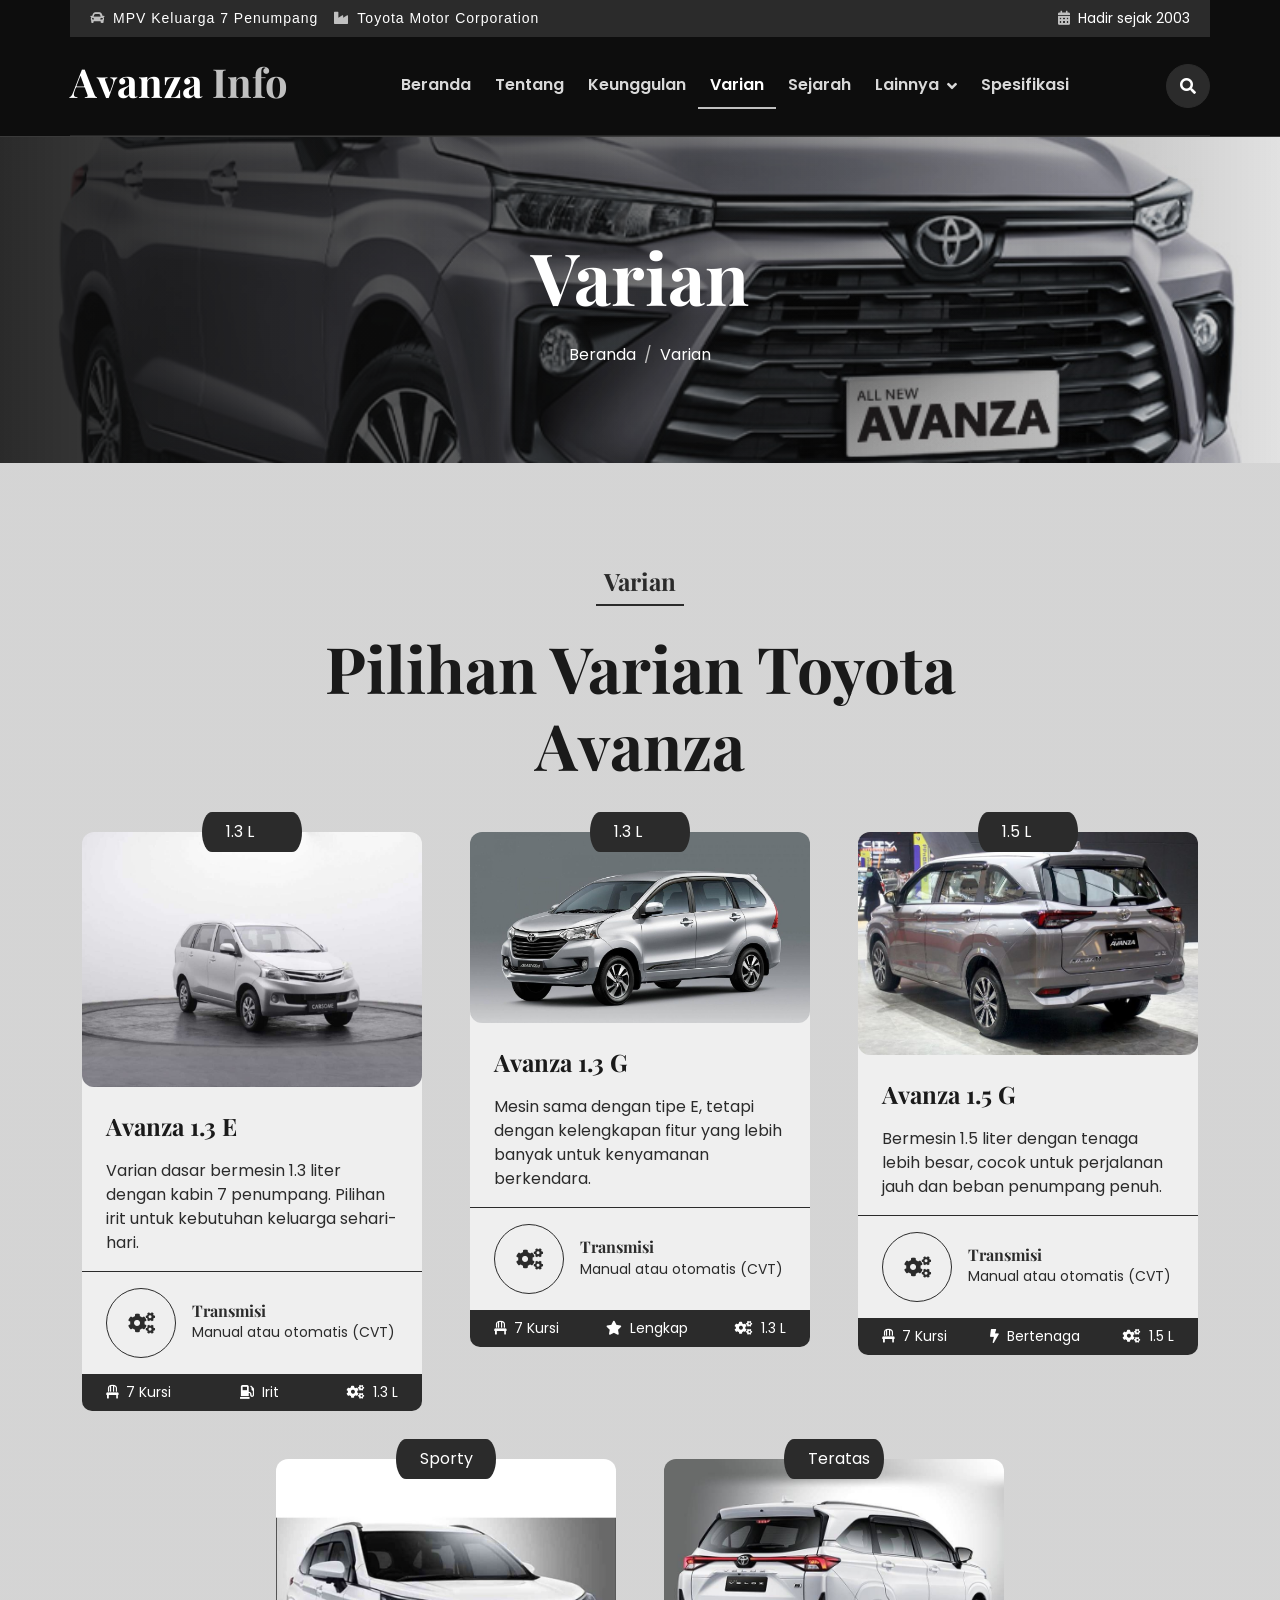
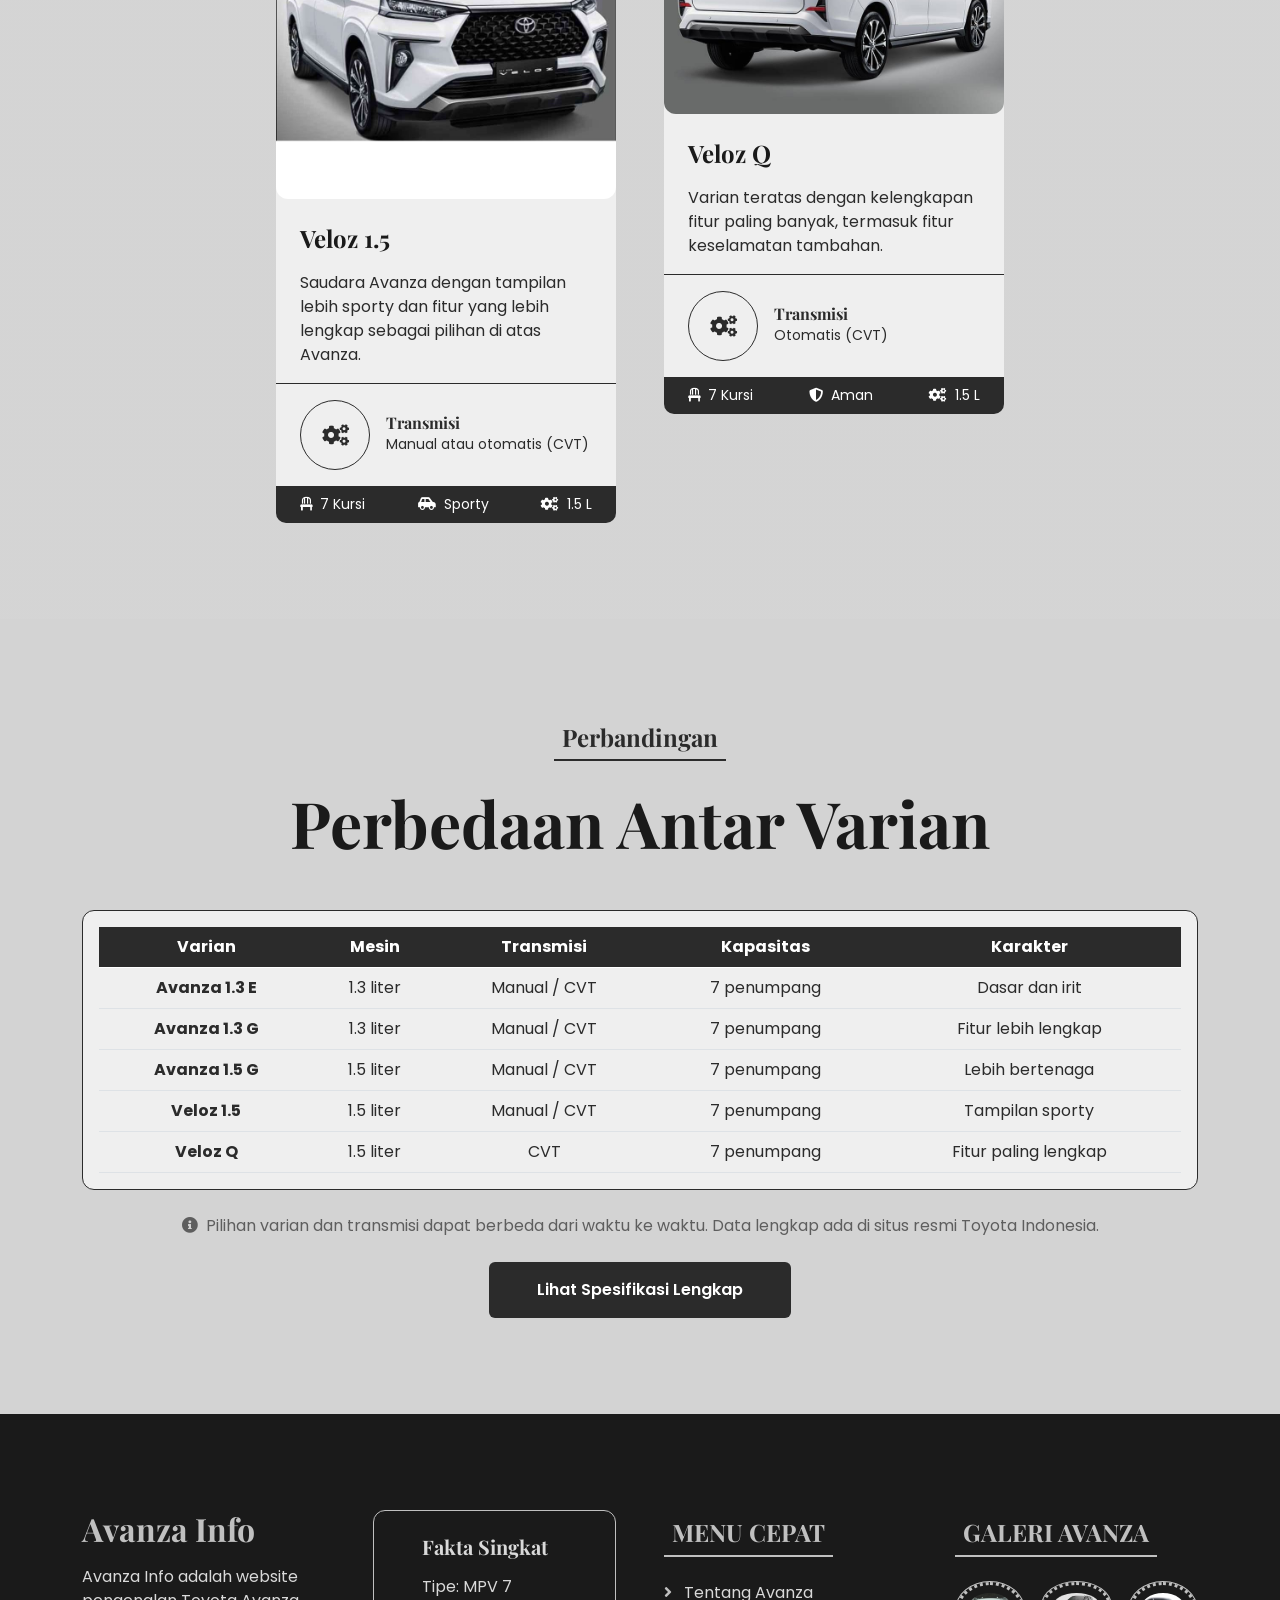
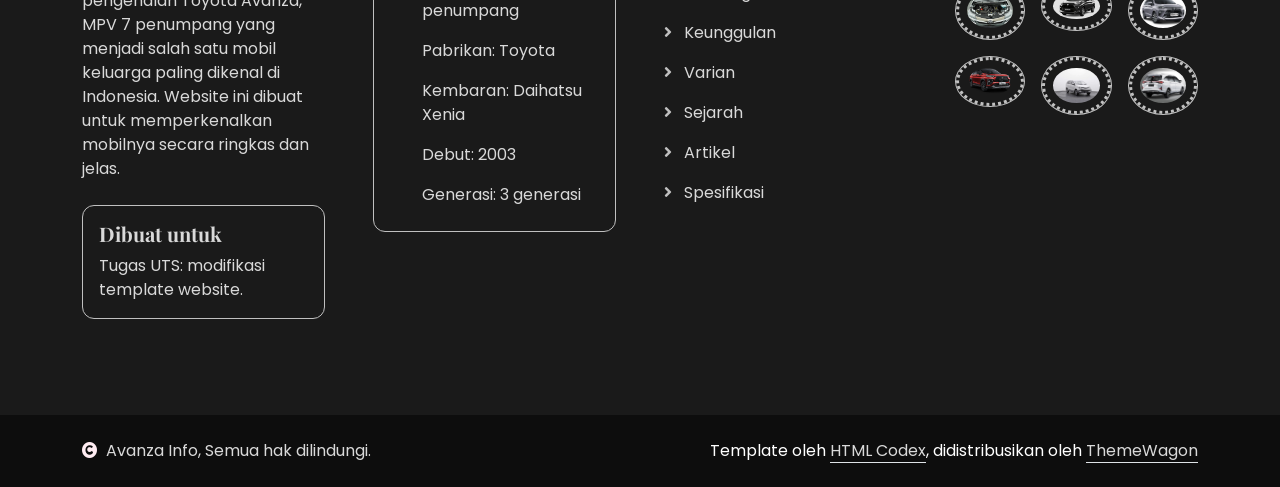
<file: program.html>
<!DOCTYPE html>
<html lang="id">

    <head>
        <meta charset="utf-8">
        <title>Varian Avanza - Avanza Info</title>
        <meta content="width=device-width, initial-scale=1.0" name="viewport">
        <meta content="toyota avanza, mpv keluarga, informasi avanza, spesifikasi avanza" name="keywords">
        <meta content="Avanza Info: website informasi lengkap tentang Toyota Avanza, MPV keluarga andalan Indonesia." name="description">

        <!-- Google Web Fonts -->
        <link rel="preconnect" href="https://fonts.googleapis.com">
        <link rel="preconnect" href="https://fonts.gstatic.com" crossorigin>
        <link href="https://fonts.googleapis.com/css2?family=Playfair+Display:wght@600;700&family=Poppins:wght@300;400;600&display=swap" rel="stylesheet">

        <!-- Icon Font Stylesheet -->
        <link rel="stylesheet" href="https://use.fontawesome.com/releases/v5.15.4/css/all.css"/>
        <link href="https://cdn.jsdelivr.net/npm/bootstrap-icons@1.4.1/font/bootstrap-icons.css" rel="stylesheet">

        <!-- Libraries Stylesheet -->
        <link href="lib/animate/animate.min.css" rel="stylesheet">
        <link href="lib/lightbox/css/lightbox.min.css" rel="stylesheet">
        <link href="lib/owlcarousel/assets/owl.carousel.min.css" rel="stylesheet">

        <!-- Customized Bootstrap Stylesheet -->
        <link href="css/bootstrap.min.css" rel="stylesheet">

        <!-- Template Stylesheet -->
        <link href="css/style.css" rel="stylesheet">

        <!-- Tema Avanza Info (hitam & abu tua) - harus paling akhir -->
        <link href="css/avanza.css" rel="stylesheet">
    </head>

    <body>

        <!-- Spinner Start -->
        <div id="spinner" class="show w-100 vh-100 bg-white position-fixed translate-middle top-50 start-50  d-flex align-items-center justify-content-center">
            <div class="spinner-grow text-primary" role="status"></div>
        </div>
        <!-- Spinner End -->

        <!-- Navbar start -->
        <div class="container-fluid border-bottom bg-light wow fadeIn" data-wow-delay="0.1s">
            <div class="container topbar bg-primary d-none d-lg-block py-2">
                <div class="d-flex justify-content-between">
                    <div class="top-info ps-2">
                        <small class="me-3"><i class="fas fa-car me-2 text-secondary"></i><span class="text-white">MPV Keluarga 7 Penumpang</span></small>
                        <small class="me-3"><i class="fas fa-industry me-2 text-secondary"></i><span class="text-white">Toyota Motor Corporation</span></small>
                    </div>
                    <div class="top-link pe-2">
                        <small class="text-white"><i class="fas fa-calendar-alt me-2 text-secondary"></i>Hadir sejak 2003</small>
                    </div>
                </div>
            </div>
            <div class="container px-0">
                <nav class="navbar navbar-light navbar-expand-xl py-3">
                    <a href="index.html" class="navbar-brand"><h1 class="text-primary display-6">Avanza<span class="text-secondary"> Info</span></h1></a>
                    <button class="navbar-toggler py-2 px-3" type="button" data-bs-toggle="collapse" data-bs-target="#navbarCollapse">
                        <span class="fa fa-bars text-primary"></span>
                    </button>
                    <div class="collapse navbar-collapse" id="navbarCollapse">
                        <div class="navbar-nav mx-auto">
                            <a href="index.html" class="nav-item nav-link">Beranda</a>
                            <a href="about.html" class="nav-item nav-link">Tentang</a>
                            <a href="service.html" class="nav-item nav-link">Keunggulan</a>
                            <a href="program.html" class="nav-item nav-link active">Varian</a>
                            <a href="event.html" class="nav-item nav-link">Sejarah</a>
                            <div class="nav-item dropdown">
                                <a href="#" class="nav-link dropdown-toggle" data-bs-toggle="dropdown">Lainnya</a>
                                <div class="dropdown-menu m-0 bg-secondary rounded-0">
                                    <a href="blog.html" class="dropdown-item">Artikel</a>
                                    <a href="team.html" class="dropdown-item">Bagian Mobil</a>
                                    <a href="testimonial.html" class="dropdown-item">Kelebihan</a>
                                    <a href="404.html" class="dropdown-item">Halaman 404</a>
                                </div>
                            </div>
                            <a href="contact.html" class="nav-item nav-link">Spesifikasi</a>
                        </div>
                        <button class="btn-search btn btn-primary btn-md-square rounded-circle" data-bs-toggle="modal" data-bs-target="#searchModal"><i class="fas fa-search text-white"></i></button>
                    </div>
                </nav>
            </div>
        </div>
        <!-- Navbar End -->


        <!-- Modal Search Start -->
        <div class="modal fade" id="searchModal" tabindex="-1" aria-labelledby="exampleModalLabel" aria-hidden="true">
            <div class="modal-dialog modal-fullscreen">
                <div class="modal-content rounded-0">
                    <div class="modal-header">
                        <h5 class="modal-title" id="exampleModalLabel">Cari informasi Avanza</h5>
                        <button type="button" class="btn-close" data-bs-dismiss="modal" aria-label="Close"></button>
                    </div>
                    <div class="modal-body d-flex align-items-center">
                        <div class="input-group w-75 mx-auto d-flex">
                            <input type="search" class="form-control p-3" placeholder="Ketik kata kunci, misalnya: mesin, varian, sejarah" aria-describedby="search-icon-1">
                            <span id="search-icon-1" class="input-group-text p-3"><i class="fa fa-search"></i></span>
                        </div>
                    </div>
                </div>
            </div>
        </div>
        <!-- Modal Search End -->


        <!-- Page Header Start -->
        <div class="container-fluid page-header py-5 wow fadeIn" data-wow-delay="0.1s">
            <div class="container text-center py-5">
                <h1 class="display-2 text-white mb-4">Varian</h1>
                <nav aria-label="breadcrumb">
                    <ol class="breadcrumb justify-content-center mb-0">
                        <li class="breadcrumb-item"><a href="index.html" class="text-white">Beranda</a></li>
                        <li class="breadcrumb-item text-white" aria-current="page">Varian</li>
                    </ol>
                </nav>
            </div>
        </div>
        <!-- Page Header End -->


        <!-- Programs Start -->
        <div class="container-fluid program  py-5">
            <div class="container py-5">
                <div class="mx-auto text-center wow fadeIn" data-wow-delay="0.1s" style="max-width: 700px;">
                    <h4 class="text-primary mb-4 border-bottom border-primary border-2 d-inline-block p-2 title-border-radius">Varian</h4>
                    <h1 class="mb-5 display-3">Pilihan Varian Toyota Avanza</h1>
                </div>
                <div class="row g-5 justify-content-center">
                    <div class="col-md-6 col-lg-6 col-xl-4 wow fadeIn" data-wow-delay="0.1s">
                        <div class="program-item rounded">
                            <div class="program-img position-relative">
                                <div class="overflow-hidden img-border-radius">
                                    <img src="img/program-1.jpg" class="img-fluid w-100" alt="Avanza 1.3 E">
                                </div>
                                <div class="px-4 py-2 bg-primary text-white program-rate">1.3 L</div>
                            </div>
                            <div class="program-text bg-white px-4 pb-3">
                                <div class="program-text-inner">
                                    <a href="program.html" class="h4">Avanza 1.3 E</a>
                                    <p class="mt-3 mb-0">Varian dasar bermesin 1.3 liter dengan kabin 7 penumpang. Pilihan irit untuk kebutuhan keluarga sehari-hari.</p>
                                </div>
                            </div>
                            <div class="program-teacher d-flex align-items-center border-top border-primary bg-white px-4 py-3">
                                <div class="rounded-circle p-3 border border-primary bg-white d-flex align-items-center justify-content-center" style="width: 70px; height: 70px;"><i class="fas fa-cogs text-primary fa-lg"></i></div>
                                <div class="ms-3">
                                    <h6 class="mb-0 text-primary">Transmisi</h6>
                                    <small>Manual atau otomatis (CVT)</small>
                                </div>
                            </div>
                            <div class="d-flex justify-content-between px-4 py-2 bg-primary rounded-bottom">
                                <small class="text-white"><i class="fas fa-chair me-1"></i> 7 Kursi</small><small class="text-white"><i class="fas fa-gas-pump me-1"></i> Irit</small><small class="text-white"><i class="fas fa-cogs me-1"></i> 1.3 L</small>
                            </div>
                        </div>
                    </div>
                    <div class="col-md-6 col-lg-6 col-xl-4 wow fadeIn" data-wow-delay="0.3s">
                        <div class="program-item rounded">
                            <div class="program-img position-relative">
                                <div class="overflow-hidden img-border-radius">
                                    <img src="img/program-2.jpg" class="img-fluid w-100" alt="Avanza 1.3 G">
                                </div>
                                <div class="px-4 py-2 bg-primary text-white program-rate">1.3 L</div>
                            </div>
                            <div class="program-text bg-white px-4 pb-3">
                                <div class="program-text-inner">
                                    <a href="program.html" class="h4">Avanza 1.3 G</a>
                                    <p class="mt-3 mb-0">Mesin sama dengan tipe E, tetapi dengan kelengkapan fitur yang lebih banyak untuk kenyamanan berkendara.</p>
                                </div>
                            </div>
                            <div class="program-teacher d-flex align-items-center border-top border-primary bg-white px-4 py-3">
                                <div class="rounded-circle p-3 border border-primary bg-white d-flex align-items-center justify-content-center" style="width: 70px; height: 70px;"><i class="fas fa-cogs text-primary fa-lg"></i></div>
                                <div class="ms-3">
                                    <h6 class="mb-0 text-primary">Transmisi</h6>
                                    <small>Manual atau otomatis (CVT)</small>
                                </div>
                            </div>
                            <div class="d-flex justify-content-between px-4 py-2 bg-primary rounded-bottom">
                                <small class="text-white"><i class="fas fa-chair me-1"></i> 7 Kursi</small><small class="text-white"><i class="fas fa-star me-1"></i> Lengkap</small><small class="text-white"><i class="fas fa-cogs me-1"></i> 1.3 L</small>
                            </div>
                        </div>
                    </div>
                    <div class="col-md-6 col-lg-6 col-xl-4 wow fadeIn" data-wow-delay="0.5s">
                        <div class="program-item rounded">
                            <div class="program-img position-relative">
                                <div class="overflow-hidden img-border-radius">
                                    <img src="img/program-3.jpg" class="img-fluid w-100" alt="Avanza 1.5 G">
                                </div>
                                <div class="px-4 py-2 bg-primary text-white program-rate">1.5 L</div>
                            </div>
                            <div class="program-text bg-white px-4 pb-3">
                                <div class="program-text-inner">
                                    <a href="program.html" class="h4">Avanza 1.5 G</a>
                                    <p class="mt-3 mb-0">Bermesin 1.5 liter dengan tenaga lebih besar, cocok untuk perjalanan jauh dan beban penumpang penuh.</p>
                                </div>
                            </div>
                            <div class="program-teacher d-flex align-items-center border-top border-primary bg-white px-4 py-3">
                                <div class="rounded-circle p-3 border border-primary bg-white d-flex align-items-center justify-content-center" style="width: 70px; height: 70px;"><i class="fas fa-cogs text-primary fa-lg"></i></div>
                                <div class="ms-3">
                                    <h6 class="mb-0 text-primary">Transmisi</h6>
                                    <small>Manual atau otomatis (CVT)</small>
                                </div>
                            </div>
                            <div class="d-flex justify-content-between px-4 py-2 bg-primary rounded-bottom">
                                <small class="text-white"><i class="fas fa-chair me-1"></i> 7 Kursi</small><small class="text-white"><i class="fas fa-bolt me-1"></i> Bertenaga</small><small class="text-white"><i class="fas fa-cogs me-1"></i> 1.5 L</small>
                            </div>
                        </div>
                    </div>
                    <div class="col-md-6 col-lg-6 col-xl-4 wow fadeIn" data-wow-delay="0.1s">
                        <div class="program-item rounded">
                            <div class="program-img position-relative">
                                <div class="overflow-hidden img-border-radius">
                                    <img src="img/program-4.jpg" class="img-fluid w-100" alt="Veloz 1.5">
                                </div>
                                <div class="px-4 py-2 bg-primary text-white program-rate">Sporty</div>
                            </div>
                            <div class="program-text bg-white px-4 pb-3">
                                <div class="program-text-inner">
                                    <a href="program.html" class="h4">Veloz 1.5</a>
                                    <p class="mt-3 mb-0">Saudara Avanza dengan tampilan lebih sporty dan fitur yang lebih lengkap sebagai pilihan di atas Avanza.</p>
                                </div>
                            </div>
                            <div class="program-teacher d-flex align-items-center border-top border-primary bg-white px-4 py-3">
                                <div class="rounded-circle p-3 border border-primary bg-white d-flex align-items-center justify-content-center" style="width: 70px; height: 70px;"><i class="fas fa-cogs text-primary fa-lg"></i></div>
                                <div class="ms-3">
                                    <h6 class="mb-0 text-primary">Transmisi</h6>
                                    <small>Manual atau otomatis (CVT)</small>
                                </div>
                            </div>
                            <div class="d-flex justify-content-between px-4 py-2 bg-primary rounded-bottom">
                                <small class="text-white"><i class="fas fa-chair me-1"></i> 7 Kursi</small><small class="text-white"><i class="fas fa-car-side me-1"></i> Sporty</small><small class="text-white"><i class="fas fa-cogs me-1"></i> 1.5 L</small>
                            </div>
                        </div>
                    </div>
                    <div class="col-md-6 col-lg-6 col-xl-4 wow fadeIn" data-wow-delay="0.3s">
                        <div class="program-item rounded">
                            <div class="program-img position-relative">
                                <div class="overflow-hidden img-border-radius">
                                    <img src="img/program-5.jpg" class="img-fluid w-100" alt="Veloz Q">
                                </div>
                                <div class="px-4 py-2 bg-primary text-white program-rate">Teratas</div>
                            </div>
                            <div class="program-text bg-white px-4 pb-3">
                                <div class="program-text-inner">
                                    <a href="program.html" class="h4">Veloz Q</a>
                                    <p class="mt-3 mb-0">Varian teratas dengan kelengkapan fitur paling banyak, termasuk fitur keselamatan tambahan.</p>
                                </div>
                            </div>
                            <div class="program-teacher d-flex align-items-center border-top border-primary bg-white px-4 py-3">
                                <div class="rounded-circle p-3 border border-primary bg-white d-flex align-items-center justify-content-center" style="width: 70px; height: 70px;"><i class="fas fa-cogs text-primary fa-lg"></i></div>
                                <div class="ms-3">
                                    <h6 class="mb-0 text-primary">Transmisi</h6>
                                    <small>Otomatis (CVT)</small>
                                </div>
                            </div>
                            <div class="d-flex justify-content-between px-4 py-2 bg-primary rounded-bottom">
                                <small class="text-white"><i class="fas fa-chair me-1"></i> 7 Kursi</small><small class="text-white"><i class="fas fa-shield-alt me-1"></i> Aman</small><small class="text-white"><i class="fas fa-cogs me-1"></i> 1.5 L</small>
                            </div>
                        </div>
                    </div>
                </div>
            </div>
        </div>
        <!-- Program End -->


        <!-- Perbandingan Start -->
        <div class="container-fluid py-5 bg-light">
            <div class="container py-5">
                <div class="mx-auto text-center wow fadeIn" data-wow-delay="0.1s" style="max-width: 700px;">
                    <h4 class="text-primary mb-4 border-bottom border-primary border-2 d-inline-block p-2 title-border-radius">Perbandingan</h4>
                    <h1 class="mb-5 display-3">Perbedaan Antar Varian</h1>
                </div>
                <div class="wow fadeIn" data-wow-delay="0.1s">
                    <div class="table-responsive bg-white border border-primary img-border-radius p-3">
                        <table class="table table-hover align-middle mb-0 text-center">
                            <thead class="table-dark">
                                <tr><th>Varian</th><th>Mesin</th><th>Transmisi</th><th>Kapasitas</th><th>Karakter</th></tr>
                            </thead>
                            <tbody>
                                <tr><td><b>Avanza 1.3 E</b></td><td>1.3 liter</td><td>Manual / CVT</td><td>7 penumpang</td><td>Dasar dan irit</td></tr>
                                <tr><td><b>Avanza 1.3 G</b></td><td>1.3 liter</td><td>Manual / CVT</td><td>7 penumpang</td><td>Fitur lebih lengkap</td></tr>
                                <tr><td><b>Avanza 1.5 G</b></td><td>1.5 liter</td><td>Manual / CVT</td><td>7 penumpang</td><td>Lebih bertenaga</td></tr>
                                <tr><td><b>Veloz 1.5</b></td><td>1.5 liter</td><td>Manual / CVT</td><td>7 penumpang</td><td>Tampilan sporty</td></tr>
                                <tr><td><b>Veloz Q</b></td><td>1.5 liter</td><td>CVT</td><td>7 penumpang</td><td>Fitur paling lengkap</td></tr>
                            </tbody>
                        </table>
                    </div>
                    <p class="text-center text-muted mt-4 mb-0"><i class="fas fa-info-circle me-2"></i>Pilihan varian dan transmisi dapat berbeda dari waktu ke waktu. Data lengkap ada di situs resmi Toyota Indonesia.</p>
                    <div class="text-center mt-4">
                        <a href="contact.html" class="btn btn-primary px-5 py-3 btn-border-radius">Lihat Spesifikasi Lengkap</a>
                    </div>
                </div>
            </div>
        </div>
        <!-- Perbandingan End -->

        <!-- Footer Start -->
        <div class="container-fluid footer py-5 wow fadeIn" data-wow-delay="0.1s">
            <div class="container py-5">
                <div class="row g-5">
                    <div class="col-md-6 col-lg-4 col-xl-3">
                        <div class="footer-item">
                            <h2 class="fw-bold mb-3"><span class="text-primary mb-0">Avanza</span><span class="text-secondary"> Info</span></h2>
                            <p class="mb-4">Avanza Info adalah website pengenalan Toyota Avanza, MPV 7 penumpang yang menjadi salah satu mobil keluarga paling dikenal di Indonesia. Website ini dibuat untuk memperkenalkan mobilnya secara ringkas dan jelas.</p>
                            <div class="border border-primary p-3 rounded">
                                <h5 class="mb-2">Dibuat untuk</h5>
                                <p class="mb-0">Tugas UTS: modifikasi template website.</p>
                            </div>
                        </div>
                    </div>
                    <div class="col-md-6 col-lg-4 col-xl-3">
                        <div class="footer-item">
                            <div class="d-flex flex-column p-4 ps-5 text-dark border border-primary" style="border-radius: 12px;">
                                <h5 class="mb-3">Fakta Singkat</h5>
                                <p>Tipe: MPV 7 penumpang</p>
                                <p>Pabrikan: Toyota</p>
                                <p>Kembaran: Daihatsu Xenia</p>
                                <p>Debut: 2003</p>
                                <p class="mb-0">Generasi: 3 generasi</p>
                            </div>
                        </div>
                    </div>
                    <div class="col-md-6 col-lg-4 col-xl-3">
                        <div class="footer-item">
                            <h4 class="text-primary mb-4 border-bottom border-primary border-2 d-inline-block p-2 title-border-radius">MENU CEPAT</h4>
                            <div class="d-flex flex-column align-items-start">
                                <a href="about.html" class="text-body mb-3"><i class="fa fa-angle-right text-primary me-2"></i> Tentang Avanza</a>
                                <a href="service.html" class="text-body mb-3"><i class="fa fa-angle-right text-primary me-2"></i> Keunggulan</a>
                                <a href="program.html" class="text-body mb-3"><i class="fa fa-angle-right text-primary me-2"></i> Varian</a>
                                <a href="event.html" class="text-body mb-3"><i class="fa fa-angle-right text-primary me-2"></i> Sejarah</a>
                                <a href="blog.html" class="text-body mb-3"><i class="fa fa-angle-right text-primary me-2"></i> Artikel</a>
                                <a href="contact.html" class="text-body mb-3"><i class="fa fa-angle-right text-primary me-2"></i> Spesifikasi</a>
                            </div>
                        </div>
                    </div>
                    <div class="col-md-6 col-lg-4 col-xl-3">
                        <div class="footer-item">
                            <h4 class="text-primary mb-4 border-bottom border-primary border-2 d-inline-block p-2 title-border-radius">GALERI AVANZA</h4>
                            <div class="row g-3">
                                <div class="col-4"><div class="footer-galary-img rounded-circle border border-primary"><img src="img/galary-1.jpg" class="img-fluid rounded-circle p-2" alt="Galeri Toyota Avanza 1"></div></div>
                                <div class="col-4"><div class="footer-galary-img rounded-circle border border-primary"><img src="img/galary-2.jpg" class="img-fluid rounded-circle p-2" alt="Galeri Toyota Avanza 2"></div></div>
                                <div class="col-4"><div class="footer-galary-img rounded-circle border border-primary"><img src="img/galary-3.jpg" class="img-fluid rounded-circle p-2" alt="Galeri Toyota Avanza 3"></div></div>
                                <div class="col-4"><div class="footer-galary-img rounded-circle border border-primary"><img src="img/galary-4.jpg" class="img-fluid rounded-circle p-2" alt="Galeri Toyota Avanza 4"></div></div>
                                <div class="col-4"><div class="footer-galary-img rounded-circle border border-primary"><img src="img/galary-5.jpg" class="img-fluid rounded-circle p-2" alt="Galeri Toyota Avanza 5"></div></div>
                                <div class="col-4"><div class="footer-galary-img rounded-circle border border-primary"><img src="img/galary-6.jpg" class="img-fluid rounded-circle p-2" alt="Galeri Toyota Avanza 6"></div></div>
                            </div>
                        </div>
                    </div>
                </div>
            </div>
        </div>
        <!-- Footer End -->


        <!-- Copyright Start -->
        <div class="container-fluid copyright bg-dark py-4">
            <div class="container">
                <div class="row">
                    <div class="col-md-6 text-center text-md-start mb-3 mb-md-0">
                        <span class="text-light"><a href="index.html"><i class="fas fa-copyright text-light me-2"></i>Avanza Info</a>, Semua hak dilindungi.</span>
                    </div>
                    <div class="col-md-6 my-auto text-center text-md-end text-white">
                        <!--/*** This template is free as long as you keep the below author's credit link/attribution link/backlink. ***/-->
                        <!--/*** If you'd like to use the template without the below author's credit link/attribution link/backlink, ***/-->
                        <!--/*** you can purchase the Credit Removal License from "https://htmlcodex.com/credit-removal". ***/-->
                        Template oleh <a class="border-bottom" href="https://htmlcodex.com">HTML Codex</a>, didistribusikan oleh <a class="border-bottom" href="https://themewagon.com">ThemeWagon</a>
                    </div>
                </div>
            </div>
        </div>
        <!-- Copyright End -->


        <!-- Back to Top -->
        <a href="#" class="btn btn-primary border-3 border-primary rounded-circle back-to-top"><i class="fa fa-arrow-up"></i></a>


        <!-- JavaScript Libraries -->
        <script src="https://ajax.googleapis.com/ajax/libs/jquery/3.6.4/jquery.min.js"></script>
        <script src="https://cdn.jsdelivr.net/npm/bootstrap@5.0.0/dist/js/bootstrap.bundle.min.js"></script>
        <script src="lib/wow/wow.min.js"></script>
        <script src="lib/easing/easing.min.js"></script>
        <script src="lib/waypoints/waypoints.min.js"></script>
        <script src="lib/lightbox/js/lightbox.min.js"></script>
        <script src="lib/owlcarousel/owl.carousel.min.js"></script>

        <!-- Template Javascript -->
        <script src="js/main.js"></script>
    </body>

</html>
</file>
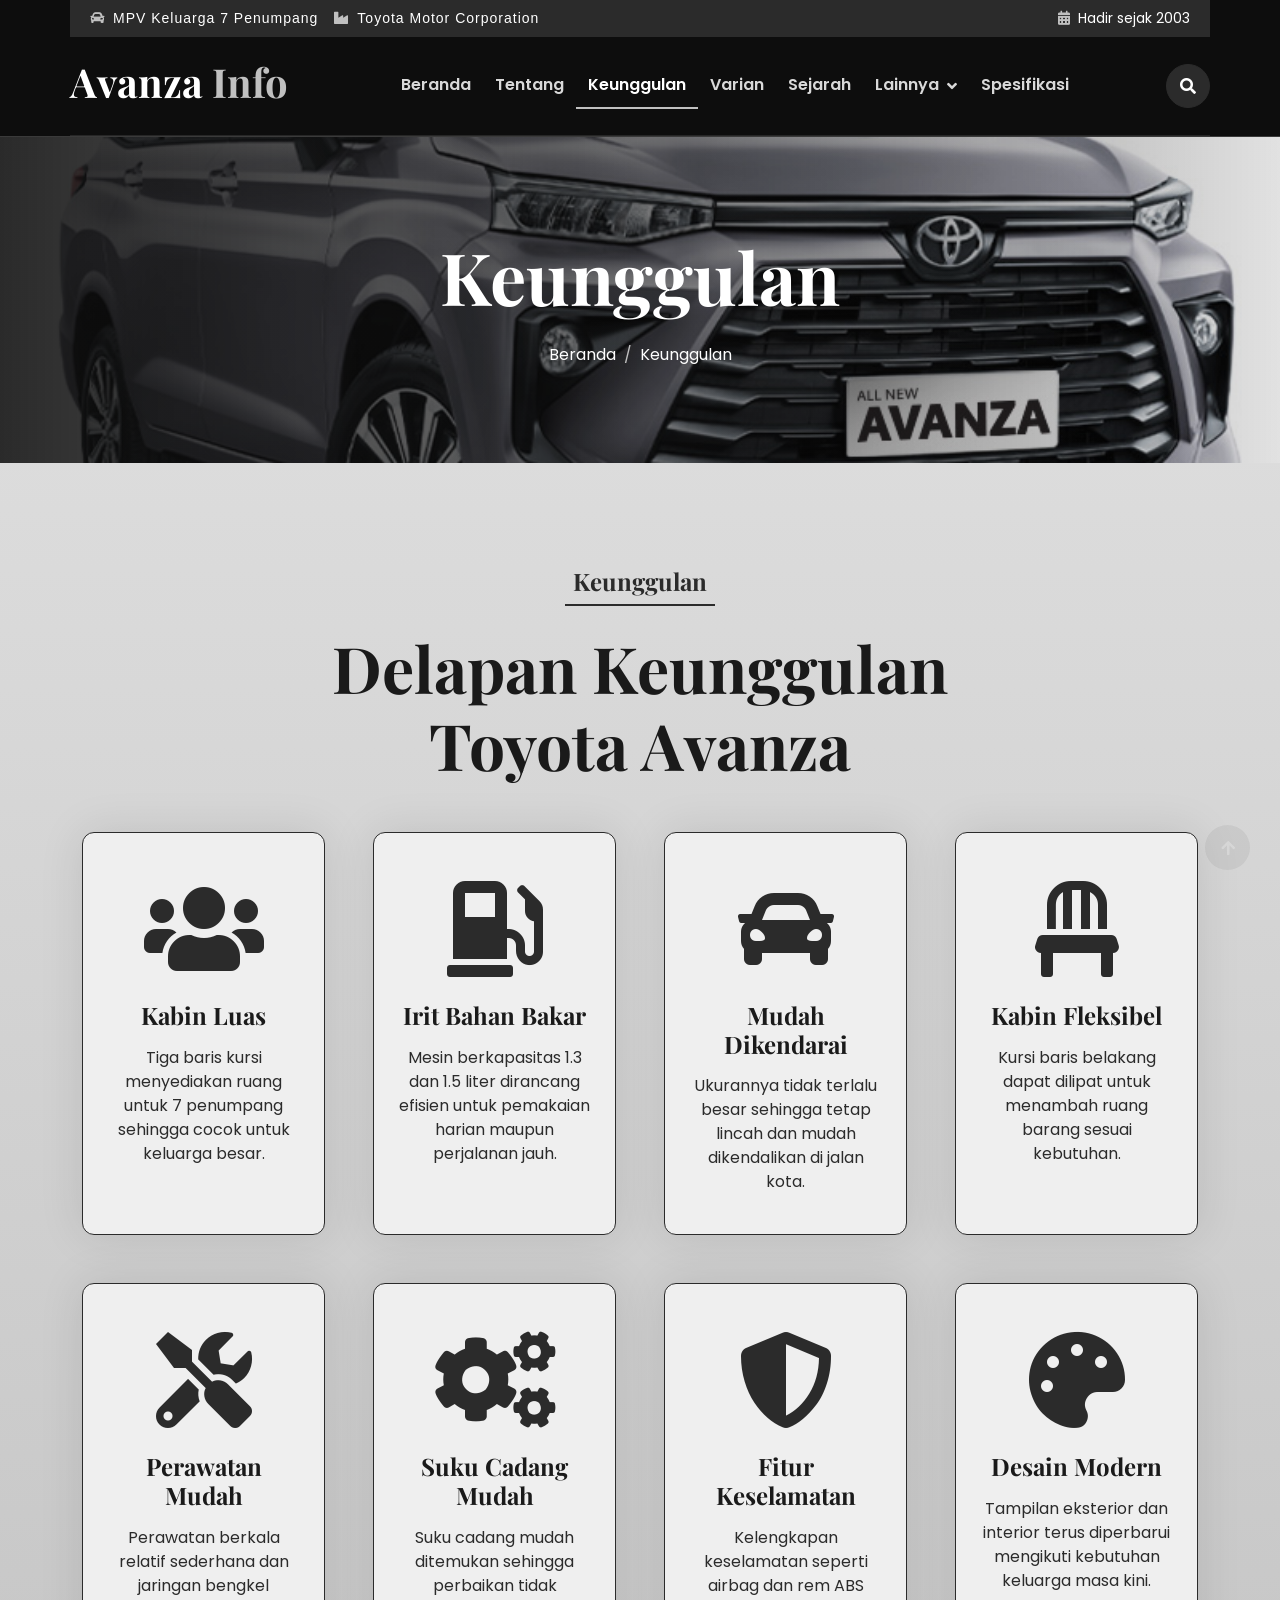
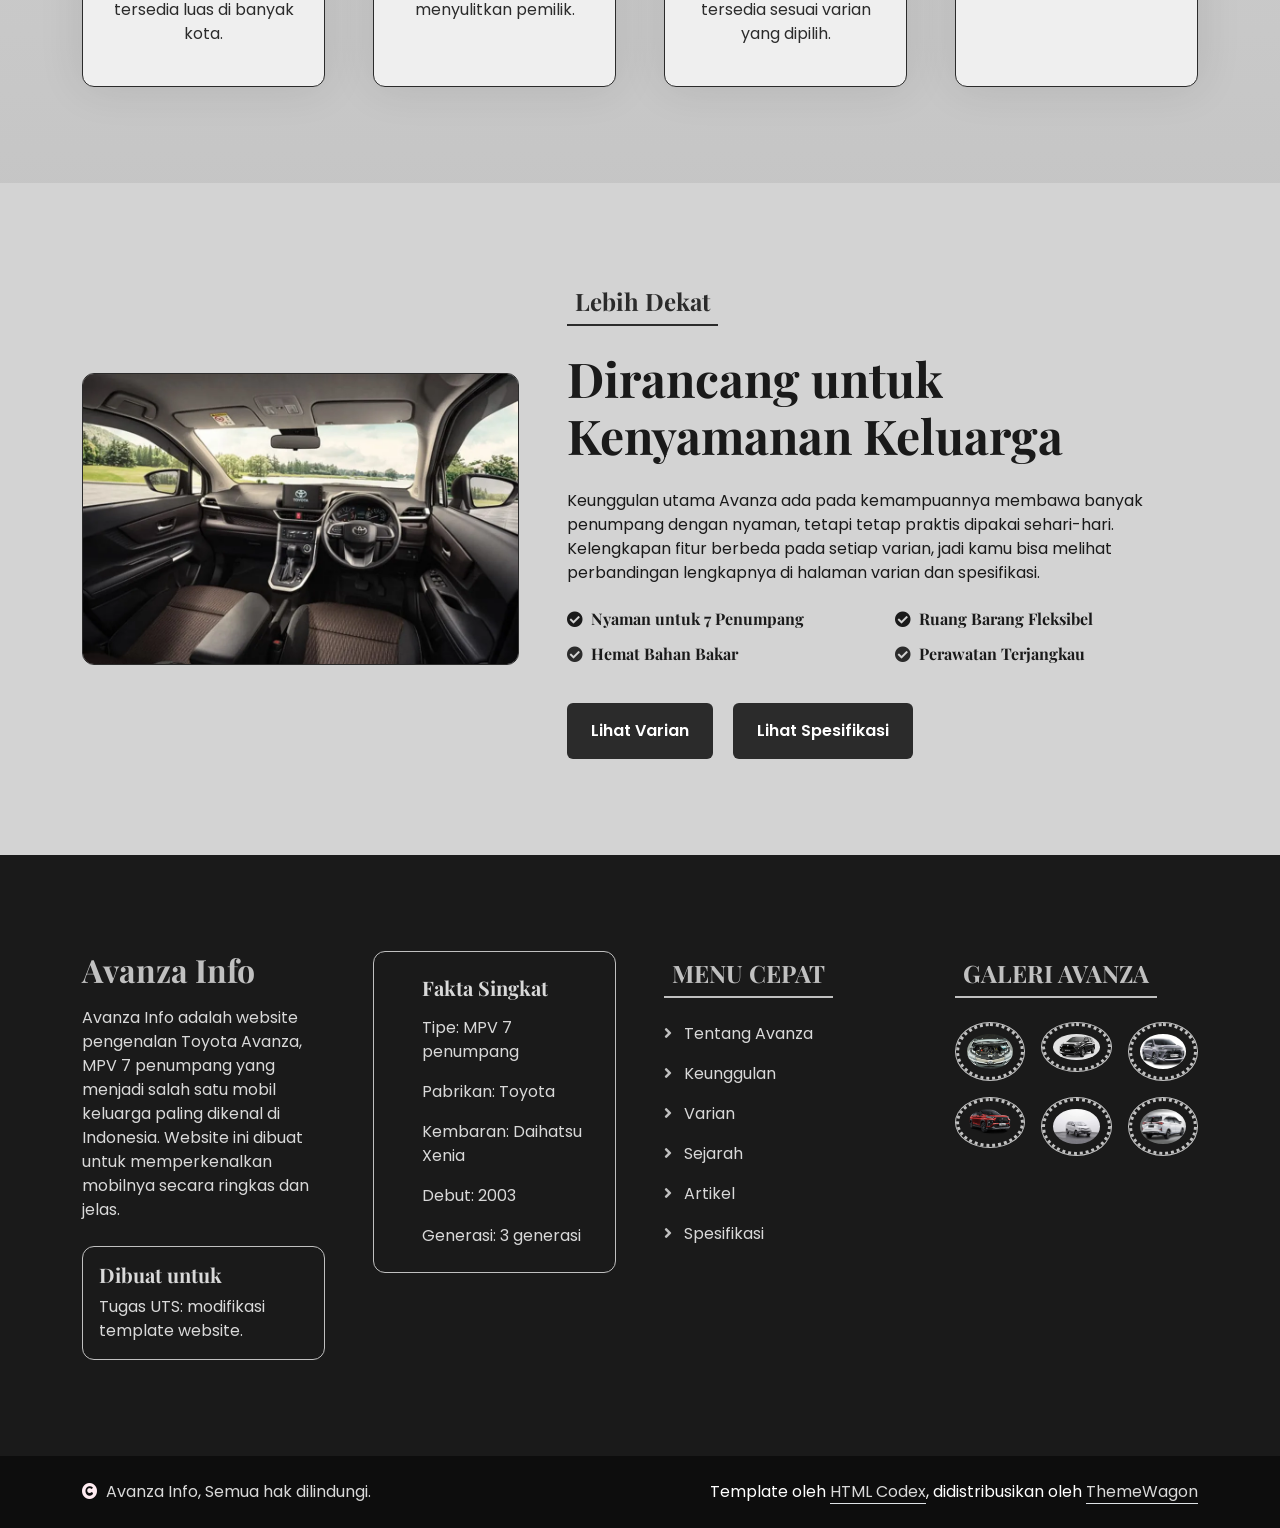
<file: service.html>
<!DOCTYPE html>
<html lang="id">

    <head>
        <meta charset="utf-8">
        <title>Keunggulan Avanza - Avanza Info</title>
        <meta content="width=device-width, initial-scale=1.0" name="viewport">
        <meta content="toyota avanza, mpv keluarga, informasi avanza, spesifikasi avanza" name="keywords">
        <meta content="Avanza Info: website informasi lengkap tentang Toyota Avanza, MPV keluarga andalan Indonesia." name="description">

        <!-- Google Web Fonts -->
        <link rel="preconnect" href="https://fonts.googleapis.com">
        <link rel="preconnect" href="https://fonts.gstatic.com" crossorigin>
        <link href="https://fonts.googleapis.com/css2?family=Playfair+Display:wght@600;700&family=Poppins:wght@300;400;600&display=swap" rel="stylesheet">

        <!-- Icon Font Stylesheet -->
        <link rel="stylesheet" href="https://use.fontawesome.com/releases/v5.15.4/css/all.css"/>
        <link href="https://cdn.jsdelivr.net/npm/bootstrap-icons@1.4.1/font/bootstrap-icons.css" rel="stylesheet">

        <!-- Libraries Stylesheet -->
        <link href="lib/animate/animate.min.css" rel="stylesheet">
        <link href="lib/lightbox/css/lightbox.min.css" rel="stylesheet">
        <link href="lib/owlcarousel/assets/owl.carousel.min.css" rel="stylesheet">

        <!-- Customized Bootstrap Stylesheet -->
        <link href="css/bootstrap.min.css" rel="stylesheet">

        <!-- Template Stylesheet -->
        <link href="css/style.css" rel="stylesheet">

        <!-- Tema Avanza Info (hitam & abu tua) - harus paling akhir -->
        <link href="css/avanza.css" rel="stylesheet">
    </head>

    <body>

        <!-- Spinner Start -->
        <div id="spinner" class="show w-100 vh-100 bg-white position-fixed translate-middle top-50 start-50  d-flex align-items-center justify-content-center">
            <div class="spinner-grow text-primary" role="status"></div>
        </div>
        <!-- Spinner End -->

        <!-- Navbar start -->
        <div class="container-fluid border-bottom bg-light wow fadeIn" data-wow-delay="0.1s">
            <div class="container topbar bg-primary d-none d-lg-block py-2">
                <div class="d-flex justify-content-between">
                    <div class="top-info ps-2">
                        <small class="me-3"><i class="fas fa-car me-2 text-secondary"></i><span class="text-white">MPV Keluarga 7 Penumpang</span></small>
                        <small class="me-3"><i class="fas fa-industry me-2 text-secondary"></i><span class="text-white">Toyota Motor Corporation</span></small>
                    </div>
                    <div class="top-link pe-2">
                        <small class="text-white"><i class="fas fa-calendar-alt me-2 text-secondary"></i>Hadir sejak 2003</small>
                    </div>
                </div>
            </div>
            <div class="container px-0">
                <nav class="navbar navbar-light navbar-expand-xl py-3">
                    <a href="index.html" class="navbar-brand"><h1 class="text-primary display-6">Avanza<span class="text-secondary"> Info</span></h1></a>
                    <button class="navbar-toggler py-2 px-3" type="button" data-bs-toggle="collapse" data-bs-target="#navbarCollapse">
                        <span class="fa fa-bars text-primary"></span>
                    </button>
                    <div class="collapse navbar-collapse" id="navbarCollapse">
                        <div class="navbar-nav mx-auto">
                            <a href="index.html" class="nav-item nav-link">Beranda</a>
                            <a href="about.html" class="nav-item nav-link">Tentang</a>
                            <a href="service.html" class="nav-item nav-link active">Keunggulan</a>
                            <a href="program.html" class="nav-item nav-link">Varian</a>
                            <a href="event.html" class="nav-item nav-link">Sejarah</a>
                            <div class="nav-item dropdown">
                                <a href="#" class="nav-link dropdown-toggle" data-bs-toggle="dropdown">Lainnya</a>
                                <div class="dropdown-menu m-0 bg-secondary rounded-0">
                                    <a href="blog.html" class="dropdown-item">Artikel</a>
                                    <a href="team.html" class="dropdown-item">Bagian Mobil</a>
                                    <a href="testimonial.html" class="dropdown-item">Kelebihan</a>
                                    <a href="404.html" class="dropdown-item">Halaman 404</a>
                                </div>
                            </div>
                            <a href="contact.html" class="nav-item nav-link">Spesifikasi</a>
                        </div>
                        <button class="btn-search btn btn-primary btn-md-square rounded-circle" data-bs-toggle="modal" data-bs-target="#searchModal"><i class="fas fa-search text-white"></i></button>
                    </div>
                </nav>
            </div>
        </div>
        <!-- Navbar End -->


        <!-- Modal Search Start -->
        <div class="modal fade" id="searchModal" tabindex="-1" aria-labelledby="exampleModalLabel" aria-hidden="true">
            <div class="modal-dialog modal-fullscreen">
                <div class="modal-content rounded-0">
                    <div class="modal-header">
                        <h5 class="modal-title" id="exampleModalLabel">Cari informasi Avanza</h5>
                        <button type="button" class="btn-close" data-bs-dismiss="modal" aria-label="Close"></button>
                    </div>
                    <div class="modal-body d-flex align-items-center">
                        <div class="input-group w-75 mx-auto d-flex">
                            <input type="search" class="form-control p-3" placeholder="Ketik kata kunci, misalnya: mesin, varian, sejarah" aria-describedby="search-icon-1">
                            <span id="search-icon-1" class="input-group-text p-3"><i class="fa fa-search"></i></span>
                        </div>
                    </div>
                </div>
            </div>
        </div>
        <!-- Modal Search End -->


        <!-- Page Header Start -->
        <div class="container-fluid page-header py-5 wow fadeIn" data-wow-delay="0.1s">
            <div class="container text-center py-5">
                <h1 class="display-2 text-white mb-4">Keunggulan</h1>
                <nav aria-label="breadcrumb">
                    <ol class="breadcrumb justify-content-center mb-0">
                        <li class="breadcrumb-item"><a href="index.html" class="text-white">Beranda</a></li>
                        <li class="breadcrumb-item text-white" aria-current="page">Keunggulan</li>
                    </ol>
                </nav>
            </div>
        </div>
        <!-- Page Header End -->


        <!-- Service Start -->
        <div class="container-fluid service py-5">
            <div class="container py-5">
                <div class="mx-auto text-center wow fadeIn" data-wow-delay="0.1s" style="max-width: 700px;">
                    <h4 class="text-primary mb-4 border-bottom border-primary border-2 d-inline-block p-2 title-border-radius">Keunggulan</h4>
                    <h1 class="mb-5 display-3">Delapan Keunggulan Toyota Avanza</h1>
                </div>
                <div class="row g-5">
                    <div class="col-md-6 col-lg-6 col-xl-3 wow fadeIn" data-wow-delay="0.1s">
                        <div class="text-center border-primary border bg-white service-item">
                            <div class="service-content d-flex align-items-center justify-content-center p-4">
                                <div class="service-content-inner">
                                    <div class="p-4"><i class="fas fa-users fa-6x text-primary"></i></div>
                                    <h4 class="h4">Kabin Luas</h4>
                                    <p class="my-3">Tiga baris kursi menyediakan ruang untuk 7 penumpang sehingga cocok untuk keluarga besar.</p>
                                </div>
                            </div>
                        </div>
                    </div>
                    <div class="col-md-6 col-lg-6 col-xl-3 wow fadeIn" data-wow-delay="0.3s">
                        <div class="text-center border-primary border bg-white service-item">
                            <div class="service-content d-flex align-items-center justify-content-center p-4">
                                <div class="service-content-inner">
                                    <div class="p-4"><i class="fas fa-gas-pump fa-6x text-primary"></i></div>
                                    <h4 class="h4">Irit Bahan Bakar</h4>
                                    <p class="my-3">Mesin berkapasitas 1.3 dan 1.5 liter dirancang efisien untuk pemakaian harian maupun perjalanan jauh.</p>
                                </div>
                            </div>
                        </div>
                    </div>
                    <div class="col-md-6 col-lg-6 col-xl-3 wow fadeIn" data-wow-delay="0.5s">
                        <div class="text-center border-primary border bg-white service-item">
                            <div class="service-content d-flex align-items-center justify-content-center p-4">
                                <div class="service-content-inner">
                                    <div class="p-4"><i class="fas fa-car fa-6x text-primary"></i></div>
                                    <h4 class="h4">Mudah Dikendarai</h4>
                                    <p class="my-3">Ukurannya tidak terlalu besar sehingga tetap lincah dan mudah dikendalikan di jalan kota.</p>
                                </div>
                            </div>
                        </div>
                    </div>
                    <div class="col-md-6 col-lg-6 col-xl-3 wow fadeIn" data-wow-delay="0.7s">
                        <div class="text-center border-primary border bg-white service-item">
                            <div class="service-content d-flex align-items-center justify-content-center p-4">
                                <div class="service-content-inner">
                                    <div class="p-4"><i class="fas fa-chair fa-6x text-primary"></i></div>
                                    <h4 class="h4">Kabin Fleksibel</h4>
                                    <p class="my-3">Kursi baris belakang dapat dilipat untuk menambah ruang barang sesuai kebutuhan.</p>
                                </div>
                            </div>
                        </div>
                    </div>
                    <div class="col-md-6 col-lg-6 col-xl-3 wow fadeIn" data-wow-delay="0.1s">
                        <div class="text-center border-primary border bg-white service-item">
                            <div class="service-content d-flex align-items-center justify-content-center p-4">
                                <div class="service-content-inner">
                                    <div class="p-4"><i class="fas fa-tools fa-6x text-primary"></i></div>
                                    <h4 class="h4">Perawatan Mudah</h4>
                                    <p class="my-3">Perawatan berkala relatif sederhana dan jaringan bengkel tersedia luas di banyak kota.</p>
                                </div>
                            </div>
                        </div>
                    </div>
                    <div class="col-md-6 col-lg-6 col-xl-3 wow fadeIn" data-wow-delay="0.3s">
                        <div class="text-center border-primary border bg-white service-item">
                            <div class="service-content d-flex align-items-center justify-content-center p-4">
                                <div class="service-content-inner">
                                    <div class="p-4"><i class="fas fa-cogs fa-6x text-primary"></i></div>
                                    <h4 class="h4">Suku Cadang Mudah</h4>
                                    <p class="my-3">Suku cadang mudah ditemukan sehingga perbaikan tidak menyulitkan pemilik.</p>
                                </div>
                            </div>
                        </div>
                    </div>
                    <div class="col-md-6 col-lg-6 col-xl-3 wow fadeIn" data-wow-delay="0.5s">
                        <div class="text-center border-primary border bg-white service-item">
                            <div class="service-content d-flex align-items-center justify-content-center p-4">
                                <div class="service-content-inner">
                                    <div class="p-4"><i class="fas fa-shield-alt fa-6x text-primary"></i></div>
                                    <h4 class="h4">Fitur Keselamatan</h4>
                                    <p class="my-3">Kelengkapan keselamatan seperti airbag dan rem ABS tersedia sesuai varian yang dipilih.</p>
                                </div>
                            </div>
                        </div>
                    </div>
                    <div class="col-md-6 col-lg-6 col-xl-3 wow fadeIn" data-wow-delay="0.7s">
                        <div class="text-center border-primary border bg-white service-item">
                            <div class="service-content d-flex align-items-center justify-content-center p-4">
                                <div class="service-content-inner">
                                    <div class="p-4"><i class="fas fa-palette fa-6x text-primary"></i></div>
                                    <h4 class="h4">Desain Modern</h4>
                                    <p class="my-3">Tampilan eksterior dan interior terus diperbarui mengikuti kebutuhan keluarga masa kini.</p>
                                </div>
                            </div>
                        </div>
                    </div>
                </div>
            </div>
        </div>
        <!-- Service End -->


        <!-- Detail Start -->
        <div class="container-fluid py-5 bg-light">
            <div class="container py-5">
                <div class="row g-5 align-items-center">
                    <div class="col-lg-5 wow fadeIn" data-wow-delay="0.1s">
                        <div class="overflow-hidden img-border-radius border border-primary">
                            <img src="img/team-2.jpg" class="img-fluid w-100" alt="Interior Toyota Avanza">
                        </div>
                    </div>
                    <div class="col-lg-7 wow fadeIn" data-wow-delay="0.3s">
                        <h4 class="text-primary mb-4 border-bottom border-primary border-2 d-inline-block p-2 title-border-radius">Lebih Dekat</h4>
                        <h1 class="text-dark mb-4 display-5">Dirancang untuk Kenyamanan Keluarga</h1>
                        <p class="text-dark mb-4">Keunggulan utama Avanza ada pada kemampuannya membawa banyak penumpang dengan nyaman, tetapi tetap praktis dipakai sehari-hari. Kelengkapan fitur berbeda pada setiap varian, jadi kamu bisa melihat perbandingan lengkapnya di halaman varian dan spesifikasi.</p>
                        <div class="row mb-4">
                            <div class="col-lg-6">
                                <h6 class="mb-3"><i class="fas fa-check-circle me-2"></i>Nyaman untuk 7 Penumpang</h6>
                                <h6 class="mb-3"><i class="fas fa-check-circle me-2 text-primary"></i>Hemat Bahan Bakar</h6>
                            </div>
                            <div class="col-lg-6">
                                <h6 class="mb-3"><i class="fas fa-check-circle me-2"></i>Ruang Barang Fleksibel</h6>
                                <h6 class="mb-3"><i class="fas fa-check-circle me-2 text-primary"></i>Perawatan Terjangkau</h6>
                            </div>
                        </div>
                        <a href="program.html" class="btn btn-primary px-4 py-3 me-3 btn-border-radius">Lihat Varian</a>
                        <a href="contact.html" class="btn btn-primary px-4 py-3 btn-border-radius">Lihat Spesifikasi</a>
                    </div>
                </div>
            </div>
        </div>
        <!-- Detail End -->

        <!-- Footer Start -->
        <div class="container-fluid footer py-5 wow fadeIn" data-wow-delay="0.1s">
            <div class="container py-5">
                <div class="row g-5">
                    <div class="col-md-6 col-lg-4 col-xl-3">
                        <div class="footer-item">
                            <h2 class="fw-bold mb-3"><span class="text-primary mb-0">Avanza</span><span class="text-secondary"> Info</span></h2>
                            <p class="mb-4">Avanza Info adalah website pengenalan Toyota Avanza, MPV 7 penumpang yang menjadi salah satu mobil keluarga paling dikenal di Indonesia. Website ini dibuat untuk memperkenalkan mobilnya secara ringkas dan jelas.</p>
                            <div class="border border-primary p-3 rounded">
                                <h5 class="mb-2">Dibuat untuk</h5>
                                <p class="mb-0">Tugas UTS: modifikasi template website.</p>
                            </div>
                        </div>
                    </div>
                    <div class="col-md-6 col-lg-4 col-xl-3">
                        <div class="footer-item">
                            <div class="d-flex flex-column p-4 ps-5 text-dark border border-primary" style="border-radius: 12px;">
                                <h5 class="mb-3">Fakta Singkat</h5>
                                <p>Tipe: MPV 7 penumpang</p>
                                <p>Pabrikan: Toyota</p>
                                <p>Kembaran: Daihatsu Xenia</p>
                                <p>Debut: 2003</p>
                                <p class="mb-0">Generasi: 3 generasi</p>
                            </div>
                        </div>
                    </div>
                    <div class="col-md-6 col-lg-4 col-xl-3">
                        <div class="footer-item">
                            <h4 class="text-primary mb-4 border-bottom border-primary border-2 d-inline-block p-2 title-border-radius">MENU CEPAT</h4>
                            <div class="d-flex flex-column align-items-start">
                                <a href="about.html" class="text-body mb-3"><i class="fa fa-angle-right text-primary me-2"></i> Tentang Avanza</a>
                                <a href="service.html" class="text-body mb-3"><i class="fa fa-angle-right text-primary me-2"></i> Keunggulan</a>
                                <a href="program.html" class="text-body mb-3"><i class="fa fa-angle-right text-primary me-2"></i> Varian</a>
                                <a href="event.html" class="text-body mb-3"><i class="fa fa-angle-right text-primary me-2"></i> Sejarah</a>
                                <a href="blog.html" class="text-body mb-3"><i class="fa fa-angle-right text-primary me-2"></i> Artikel</a>
                                <a href="contact.html" class="text-body mb-3"><i class="fa fa-angle-right text-primary me-2"></i> Spesifikasi</a>
                            </div>
                        </div>
                    </div>
                    <div class="col-md-6 col-lg-4 col-xl-3">
                        <div class="footer-item">
                            <h4 class="text-primary mb-4 border-bottom border-primary border-2 d-inline-block p-2 title-border-radius">GALERI AVANZA</h4>
                            <div class="row g-3">
                                <div class="col-4"><div class="footer-galary-img rounded-circle border border-primary"><img src="img/galary-1.jpg" class="img-fluid rounded-circle p-2" alt="Galeri Toyota Avanza 1"></div></div>
                                <div class="col-4"><div class="footer-galary-img rounded-circle border border-primary"><img src="img/galary-2.jpg" class="img-fluid rounded-circle p-2" alt="Galeri Toyota Avanza 2"></div></div>
                                <div class="col-4"><div class="footer-galary-img rounded-circle border border-primary"><img src="img/galary-3.jpg" class="img-fluid rounded-circle p-2" alt="Galeri Toyota Avanza 3"></div></div>
                                <div class="col-4"><div class="footer-galary-img rounded-circle border border-primary"><img src="img/galary-4.jpg" class="img-fluid rounded-circle p-2" alt="Galeri Toyota Avanza 4"></div></div>
                                <div class="col-4"><div class="footer-galary-img rounded-circle border border-primary"><img src="img/galary-5.jpg" class="img-fluid rounded-circle p-2" alt="Galeri Toyota Avanza 5"></div></div>
                                <div class="col-4"><div class="footer-galary-img rounded-circle border border-primary"><img src="img/galary-6.jpg" class="img-fluid rounded-circle p-2" alt="Galeri Toyota Avanza 6"></div></div>
                            </div>
                        </div>
                    </div>
                </div>
            </div>
        </div>
        <!-- Footer End -->


        <!-- Copyright Start -->
        <div class="container-fluid copyright bg-dark py-4">
            <div class="container">
                <div class="row">
                    <div class="col-md-6 text-center text-md-start mb-3 mb-md-0">
                        <span class="text-light"><a href="index.html"><i class="fas fa-copyright text-light me-2"></i>Avanza Info</a>, Semua hak dilindungi.</span>
                    </div>
                    <div class="col-md-6 my-auto text-center text-md-end text-white">
                        <!--/*** This template is free as long as you keep the below author's credit link/attribution link/backlink. ***/-->
                        <!--/*** If you'd like to use the template without the below author's credit link/attribution link/backlink, ***/-->
                        <!--/*** you can purchase the Credit Removal License from "https://htmlcodex.com/credit-removal". ***/-->
                        Template oleh <a class="border-bottom" href="https://htmlcodex.com">HTML Codex</a>, didistribusikan oleh <a class="border-bottom" href="https://themewagon.com">ThemeWagon</a>
                    </div>
                </div>
            </div>
        </div>
        <!-- Copyright End -->


        <!-- Back to Top -->
        <a href="#" class="btn btn-primary border-3 border-primary rounded-circle back-to-top"><i class="fa fa-arrow-up"></i></a>


        <!-- JavaScript Libraries -->
        <script src="https://ajax.googleapis.com/ajax/libs/jquery/3.6.4/jquery.min.js"></script>
        <script src="https://cdn.jsdelivr.net/npm/bootstrap@5.0.0/dist/js/bootstrap.bundle.min.js"></script>
        <script src="lib/wow/wow.min.js"></script>
        <script src="lib/easing/easing.min.js"></script>
        <script src="lib/waypoints/waypoints.min.js"></script>
        <script src="lib/lightbox/js/lightbox.min.js"></script>
        <script src="lib/owlcarousel/owl.carousel.min.js"></script>

        <!-- Template Javascript -->
        <script src="js/main.js"></script>
    </body>

</html>
</file>
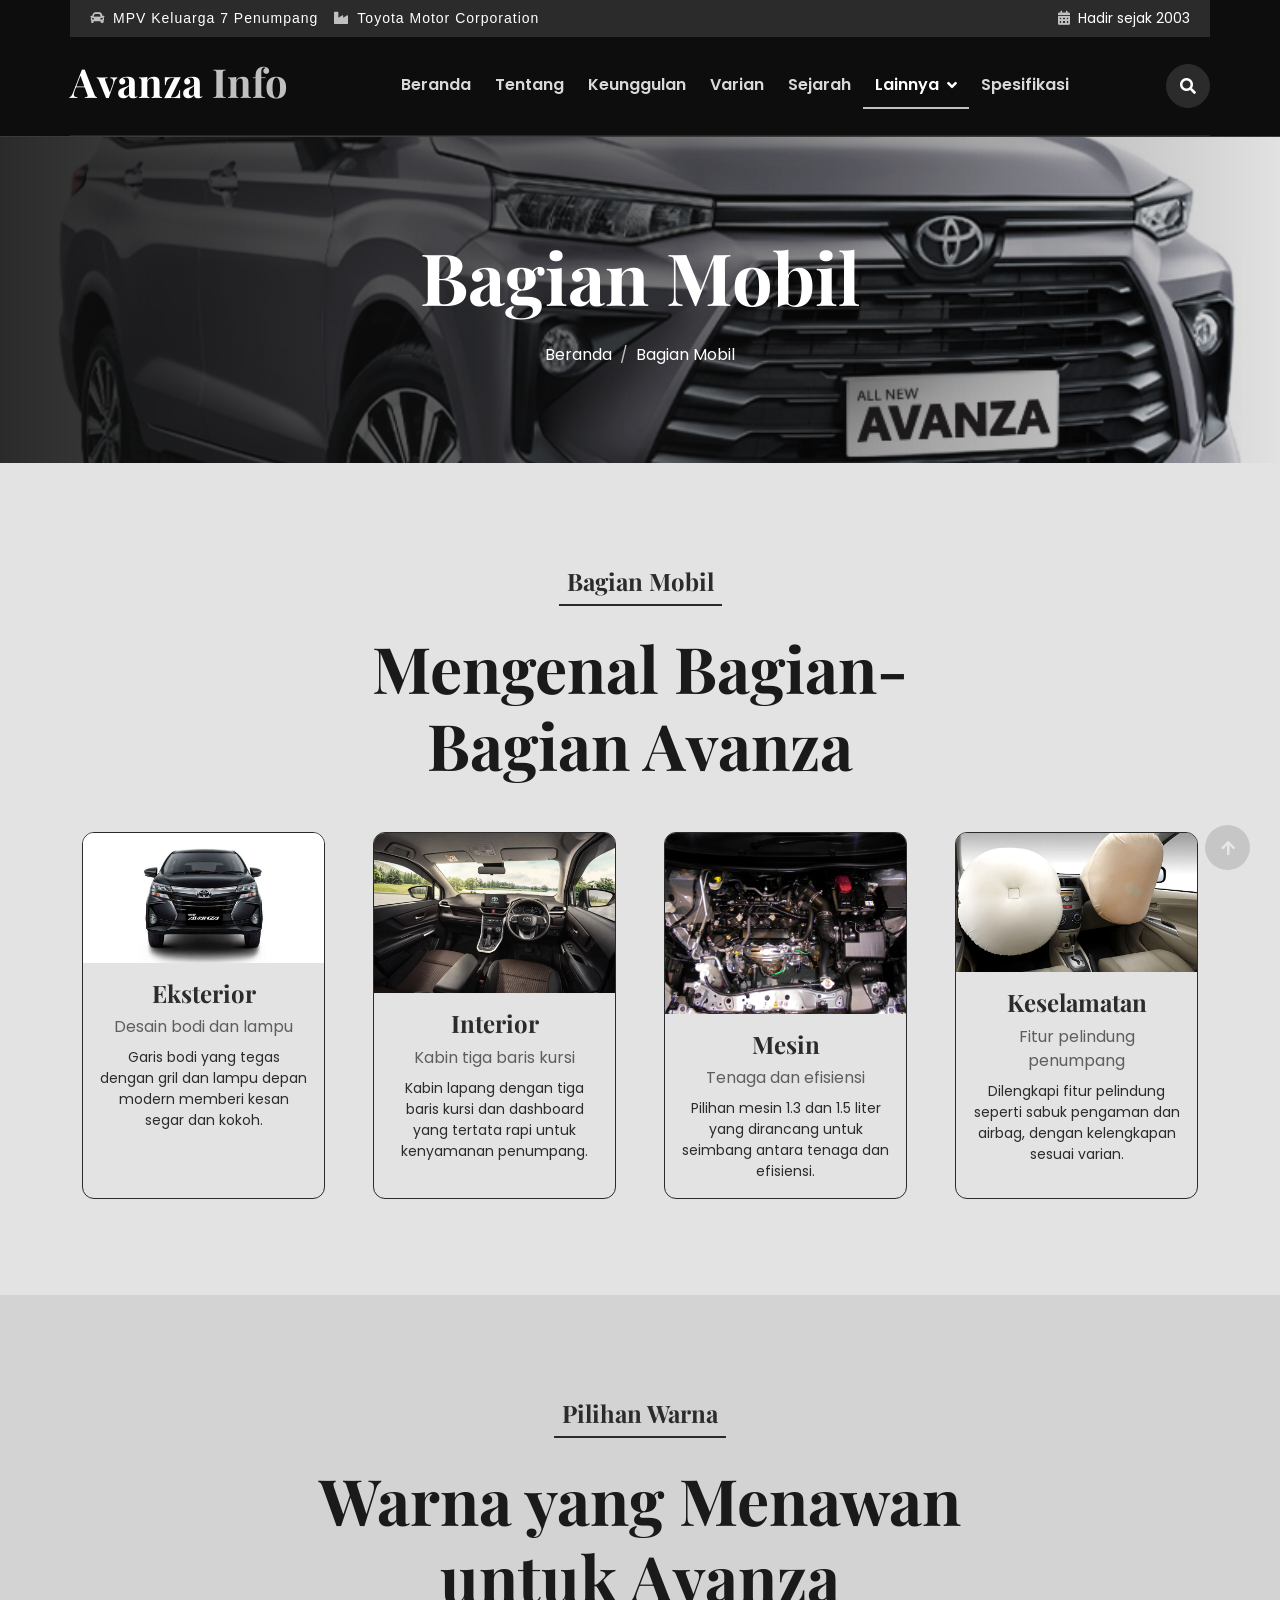
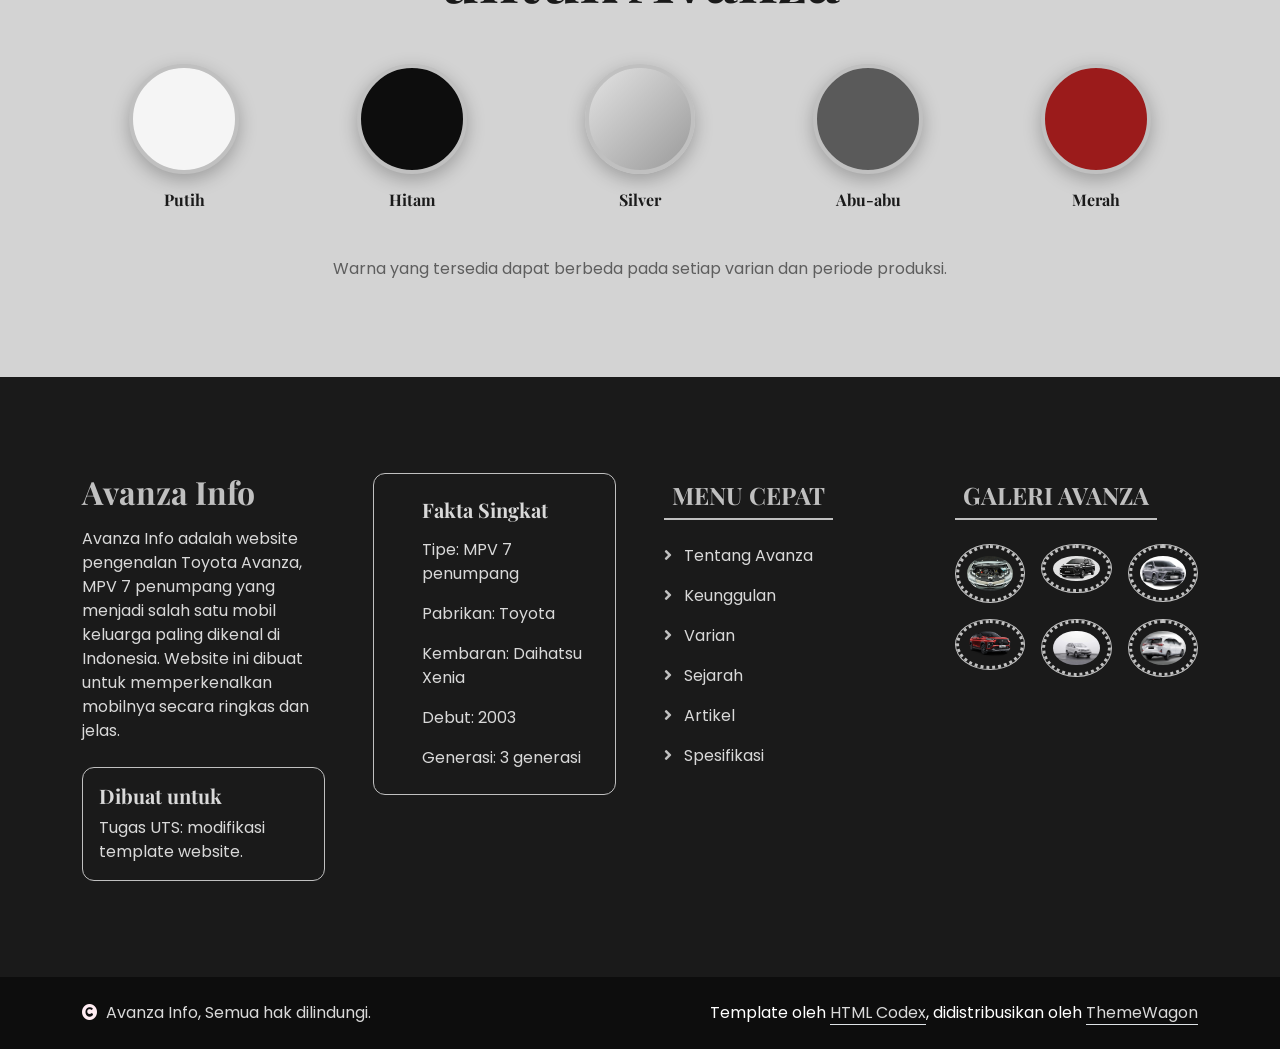
<file: team.html>
<!DOCTYPE html>
<html lang="id">

    <head>
        <meta charset="utf-8">
        <title>Bagian Mobil Avanza - Avanza Info</title>
        <meta content="width=device-width, initial-scale=1.0" name="viewport">
        <meta content="toyota avanza, mpv keluarga, informasi avanza, spesifikasi avanza" name="keywords">
        <meta content="Avanza Info: website informasi lengkap tentang Toyota Avanza, MPV keluarga andalan Indonesia." name="description">

        <!-- Google Web Fonts -->
        <link rel="preconnect" href="https://fonts.googleapis.com">
        <link rel="preconnect" href="https://fonts.gstatic.com" crossorigin>
        <link href="https://fonts.googleapis.com/css2?family=Playfair+Display:wght@600;700&family=Poppins:wght@300;400;600&display=swap" rel="stylesheet">

        <!-- Icon Font Stylesheet -->
        <link rel="stylesheet" href="https://use.fontawesome.com/releases/v5.15.4/css/all.css"/>
        <link href="https://cdn.jsdelivr.net/npm/bootstrap-icons@1.4.1/font/bootstrap-icons.css" rel="stylesheet">

        <!-- Libraries Stylesheet -->
        <link href="lib/animate/animate.min.css" rel="stylesheet">
        <link href="lib/lightbox/css/lightbox.min.css" rel="stylesheet">
        <link href="lib/owlcarousel/assets/owl.carousel.min.css" rel="stylesheet">

        <!-- Customized Bootstrap Stylesheet -->
        <link href="css/bootstrap.min.css" rel="stylesheet">

        <!-- Template Stylesheet -->
        <link href="css/style.css" rel="stylesheet">

        <!-- Tema Avanza Info (hitam & abu tua) - harus paling akhir -->
        <link href="css/avanza.css" rel="stylesheet">
    </head>

    <body>

        <!-- Spinner Start -->
        <div id="spinner" class="show w-100 vh-100 bg-white position-fixed translate-middle top-50 start-50  d-flex align-items-center justify-content-center">
            <div class="spinner-grow text-primary" role="status"></div>
        </div>
        <!-- Spinner End -->

        <!-- Navbar start -->
        <div class="container-fluid border-bottom bg-light wow fadeIn" data-wow-delay="0.1s">
            <div class="container topbar bg-primary d-none d-lg-block py-2">
                <div class="d-flex justify-content-between">
                    <div class="top-info ps-2">
                        <small class="me-3"><i class="fas fa-car me-2 text-secondary"></i><span class="text-white">MPV Keluarga 7 Penumpang</span></small>
                        <small class="me-3"><i class="fas fa-industry me-2 text-secondary"></i><span class="text-white">Toyota Motor Corporation</span></small>
                    </div>
                    <div class="top-link pe-2">
                        <small class="text-white"><i class="fas fa-calendar-alt me-2 text-secondary"></i>Hadir sejak 2003</small>
                    </div>
                </div>
            </div>
            <div class="container px-0">
                <nav class="navbar navbar-light navbar-expand-xl py-3">
                    <a href="index.html" class="navbar-brand"><h1 class="text-primary display-6">Avanza<span class="text-secondary"> Info</span></h1></a>
                    <button class="navbar-toggler py-2 px-3" type="button" data-bs-toggle="collapse" data-bs-target="#navbarCollapse">
                        <span class="fa fa-bars text-primary"></span>
                    </button>
                    <div class="collapse navbar-collapse" id="navbarCollapse">
                        <div class="navbar-nav mx-auto">
                            <a href="index.html" class="nav-item nav-link">Beranda</a>
                            <a href="about.html" class="nav-item nav-link">Tentang</a>
                            <a href="service.html" class="nav-item nav-link">Keunggulan</a>
                            <a href="program.html" class="nav-item nav-link">Varian</a>
                            <a href="event.html" class="nav-item nav-link">Sejarah</a>
                            <div class="nav-item dropdown">
                                <a href="#" class="nav-link dropdown-toggle active" data-bs-toggle="dropdown">Lainnya</a>
                                <div class="dropdown-menu m-0 bg-secondary rounded-0">
                                    <a href="blog.html" class="dropdown-item">Artikel</a>
                                    <a href="team.html" class="dropdown-item active">Bagian Mobil</a>
                                    <a href="testimonial.html" class="dropdown-item">Kelebihan</a>
                                    <a href="404.html" class="dropdown-item">Halaman 404</a>
                                </div>
                            </div>
                            <a href="contact.html" class="nav-item nav-link">Spesifikasi</a>
                        </div>
                        <button class="btn-search btn btn-primary btn-md-square rounded-circle" data-bs-toggle="modal" data-bs-target="#searchModal"><i class="fas fa-search text-white"></i></button>
                    </div>
                </nav>
            </div>
        </div>
        <!-- Navbar End -->


        <!-- Modal Search Start -->
        <div class="modal fade" id="searchModal" tabindex="-1" aria-labelledby="exampleModalLabel" aria-hidden="true">
            <div class="modal-dialog modal-fullscreen">
                <div class="modal-content rounded-0">
                    <div class="modal-header">
                        <h5 class="modal-title" id="exampleModalLabel">Cari informasi Avanza</h5>
                        <button type="button" class="btn-close" data-bs-dismiss="modal" aria-label="Close"></button>
                    </div>
                    <div class="modal-body d-flex align-items-center">
                        <div class="input-group w-75 mx-auto d-flex">
                            <input type="search" class="form-control p-3" placeholder="Ketik kata kunci, misalnya: mesin, varian, sejarah" aria-describedby="search-icon-1">
                            <span id="search-icon-1" class="input-group-text p-3"><i class="fa fa-search"></i></span>
                        </div>
                    </div>
                </div>
            </div>
        </div>
        <!-- Modal Search End -->


        <!-- Page Header Start -->
        <div class="container-fluid page-header py-5 wow fadeIn" data-wow-delay="0.1s">
            <div class="container text-center py-5">
                <h1 class="display-2 text-white mb-4">Bagian Mobil</h1>
                <nav aria-label="breadcrumb">
                    <ol class="breadcrumb justify-content-center mb-0">
                        <li class="breadcrumb-item"><a href="index.html" class="text-white">Beranda</a></li>
                        <li class="breadcrumb-item text-white" aria-current="page">Bagian Mobil</li>
                    </ol>
                </nav>
            </div>
        </div>
        <!-- Page Header End -->


        <!-- Team Start-->
        <div class="container-fluid team py-5">
            <div class="container py-5">
                <div class="mx-auto text-center wow fadeIn" data-wow-delay="0.1s" style="max-width: 600px;">
                    <h4 class="text-primary mb-4 border-bottom border-primary border-2 d-inline-block p-2 title-border-radius">Bagian Mobil</h4>
                    <h1 class="mb-5 display-3">Mengenal Bagian-Bagian Avanza</h1>
                </div>
                <div class="row g-5 justify-content-center">
                    <div class="col-md-6 col-lg-4 col-xl-3 wow fadeIn" data-wow-delay="0.1s">
                        <div class="team-item border border-primary img-border-radius overflow-hidden">
                            <img src="img/team-1.jpg" class="img-fluid w-100" alt="Eksterior Toyota Avanza">
                            <div class="team-content text-center py-3 px-3">
                                <h4 class="text-primary">Eksterior</h4>
                                <p class="text-muted mb-2">Desain bodi dan lampu</p>
                                <p class="mb-0 small">Garis bodi yang tegas dengan gril dan lampu depan modern memberi kesan segar dan kokoh.</p>
                            </div>
                        </div>
                    </div>
                    <div class="col-md-6 col-lg-4 col-xl-3 wow fadeIn" data-wow-delay="0.3s">
                        <div class="team-item border border-primary img-border-radius overflow-hidden">
                            <img src="img/team-2.jpg" class="img-fluid w-100" alt="Interior Toyota Avanza">
                            <div class="team-content text-center py-3 px-3">
                                <h4 class="text-primary">Interior</h4>
                                <p class="text-muted mb-2">Kabin tiga baris kursi</p>
                                <p class="mb-0 small">Kabin lapang dengan tiga baris kursi dan dashboard yang tertata rapi untuk kenyamanan penumpang.</p>
                            </div>
                        </div>
                    </div>
                    <div class="col-md-6 col-lg-4 col-xl-3 wow fadeIn" data-wow-delay="0.5s">
                        <div class="team-item border border-primary img-border-radius overflow-hidden">
                            <img src="img/team-3.jpg" class="img-fluid w-100" alt="Mesin Toyota Avanza">
                            <div class="team-content text-center py-3 px-3">
                                <h4 class="text-primary">Mesin</h4>
                                <p class="text-muted mb-2">Tenaga dan efisiensi</p>
                                <p class="mb-0 small">Pilihan mesin 1.3 dan 1.5 liter yang dirancang untuk seimbang antara tenaga dan efisiensi.</p>
                            </div>
                        </div>
                    </div>
                    <div class="col-md-6 col-lg-4 col-xl-3 wow fadeIn" data-wow-delay="0.7s">
                        <div class="team-item border border-primary img-border-radius overflow-hidden">
                            <img src="img/team-4.jpg" class="img-fluid w-100" alt="Keselamatan Toyota Avanza">
                            <div class="team-content text-center py-3 px-3">
                                <h4 class="text-primary">Keselamatan</h4>
                                <p class="text-muted mb-2">Fitur pelindung penumpang</p>
                                <p class="mb-0 small">Dilengkapi fitur pelindung seperti sabuk pengaman dan airbag, dengan kelengkapan sesuai varian.</p>
                            </div>
                        </div>
                    </div>
                </div>
            </div>
        </div>
        <!-- Team End-->


        <!-- Warna Start -->
        <div class="container-fluid py-5 bg-light">
            <div class="container py-5">
                <div class="mx-auto text-center wow fadeIn" data-wow-delay="0.1s" style="max-width: 700px;">
                    <h4 class="text-primary mb-4 border-bottom border-primary border-2 d-inline-block p-2 title-border-radius">Pilihan Warna</h4>
                    <h1 class="mb-5 display-3">Warna yang Menawan untuk Avanza</h1>
                </div>
                <div class="row g-4 justify-content-center">
                    <div class="col-6 col-md-4 col-xl wow fadeIn" data-wow-delay="0.1s">
                        <div class="text-center">
                            <div class="mx-auto mb-3 rounded-circle" style="width: 110px; height: 110px; background: #F5F5F5; border: 4px solid #C0C0C0; box-shadow: 0 6px 18px rgba(0,0,0,.25);"></div>
                            <h6 class="mb-0">Putih</h6>
                        </div>
                    </div>
                    <div class="col-6 col-md-4 col-xl wow fadeIn" data-wow-delay="0.2s">
                        <div class="text-center">
                            <div class="mx-auto mb-3 rounded-circle" style="width: 110px; height: 110px; background: #0D0D0D; border: 4px solid #C0C0C0; box-shadow: 0 6px 18px rgba(0,0,0,.25);"></div>
                            <h6 class="mb-0">Hitam</h6>
                        </div>
                    </div>
                    <div class="col-6 col-md-4 col-xl wow fadeIn" data-wow-delay="0.3s">
                        <div class="text-center">
                            <div class="mx-auto mb-3 rounded-circle" style="width: 110px; height: 110px; background: linear-gradient(135deg,#E3E3E3,#9A9A9A); border: 4px solid #C0C0C0; box-shadow: 0 6px 18px rgba(0,0,0,.25);"></div>
                            <h6 class="mb-0">Silver</h6>
                        </div>
                    </div>
                    <div class="col-6 col-md-4 col-xl wow fadeIn" data-wow-delay="0.4s">
                        <div class="text-center">
                            <div class="mx-auto mb-3 rounded-circle" style="width: 110px; height: 110px; background: #5A5A5A; border: 4px solid #C0C0C0; box-shadow: 0 6px 18px rgba(0,0,0,.25);"></div>
                            <h6 class="mb-0">Abu-abu</h6>
                        </div>
                    </div>
                    <div class="col-6 col-md-4 col-xl wow fadeIn" data-wow-delay="0.5s">
                        <div class="text-center">
                            <div class="mx-auto mb-3 rounded-circle" style="width: 110px; height: 110px; background: #9B1B1B; border: 4px solid #C0C0C0; box-shadow: 0 6px 18px rgba(0,0,0,.25);"></div>
                            <h6 class="mb-0">Merah</h6>
                        </div>
                    </div>
                </div>
                <p class="text-center text-muted mt-5 mb-0">Warna yang tersedia dapat berbeda pada setiap varian dan periode produksi.</p>
            </div>
        </div>
        <!-- Warna End -->

        <!-- Footer Start -->
        <div class="container-fluid footer py-5 wow fadeIn" data-wow-delay="0.1s">
            <div class="container py-5">
                <div class="row g-5">
                    <div class="col-md-6 col-lg-4 col-xl-3">
                        <div class="footer-item">
                            <h2 class="fw-bold mb-3"><span class="text-primary mb-0">Avanza</span><span class="text-secondary"> Info</span></h2>
                            <p class="mb-4">Avanza Info adalah website pengenalan Toyota Avanza, MPV 7 penumpang yang menjadi salah satu mobil keluarga paling dikenal di Indonesia. Website ini dibuat untuk memperkenalkan mobilnya secara ringkas dan jelas.</p>
                            <div class="border border-primary p-3 rounded">
                                <h5 class="mb-2">Dibuat untuk</h5>
                                <p class="mb-0">Tugas UTS: modifikasi template website.</p>
                            </div>
                        </div>
                    </div>
                    <div class="col-md-6 col-lg-4 col-xl-3">
                        <div class="footer-item">
                            <div class="d-flex flex-column p-4 ps-5 text-dark border border-primary" style="border-radius: 12px;">
                                <h5 class="mb-3">Fakta Singkat</h5>
                                <p>Tipe: MPV 7 penumpang</p>
                                <p>Pabrikan: Toyota</p>
                                <p>Kembaran: Daihatsu Xenia</p>
                                <p>Debut: 2003</p>
                                <p class="mb-0">Generasi: 3 generasi</p>
                            </div>
                        </div>
                    </div>
                    <div class="col-md-6 col-lg-4 col-xl-3">
                        <div class="footer-item">
                            <h4 class="text-primary mb-4 border-bottom border-primary border-2 d-inline-block p-2 title-border-radius">MENU CEPAT</h4>
                            <div class="d-flex flex-column align-items-start">
                                <a href="about.html" class="text-body mb-3"><i class="fa fa-angle-right text-primary me-2"></i> Tentang Avanza</a>
                                <a href="service.html" class="text-body mb-3"><i class="fa fa-angle-right text-primary me-2"></i> Keunggulan</a>
                                <a href="program.html" class="text-body mb-3"><i class="fa fa-angle-right text-primary me-2"></i> Varian</a>
                                <a href="event.html" class="text-body mb-3"><i class="fa fa-angle-right text-primary me-2"></i> Sejarah</a>
                                <a href="blog.html" class="text-body mb-3"><i class="fa fa-angle-right text-primary me-2"></i> Artikel</a>
                                <a href="contact.html" class="text-body mb-3"><i class="fa fa-angle-right text-primary me-2"></i> Spesifikasi</a>
                            </div>
                        </div>
                    </div>
                    <div class="col-md-6 col-lg-4 col-xl-3">
                        <div class="footer-item">
                            <h4 class="text-primary mb-4 border-bottom border-primary border-2 d-inline-block p-2 title-border-radius">GALERI AVANZA</h4>
                            <div class="row g-3">
                                <div class="col-4"><div class="footer-galary-img rounded-circle border border-primary"><img src="img/galary-1.jpg" class="img-fluid rounded-circle p-2" alt="Galeri Toyota Avanza 1"></div></div>
                                <div class="col-4"><div class="footer-galary-img rounded-circle border border-primary"><img src="img/galary-2.jpg" class="img-fluid rounded-circle p-2" alt="Galeri Toyota Avanza 2"></div></div>
                                <div class="col-4"><div class="footer-galary-img rounded-circle border border-primary"><img src="img/galary-3.jpg" class="img-fluid rounded-circle p-2" alt="Galeri Toyota Avanza 3"></div></div>
                                <div class="col-4"><div class="footer-galary-img rounded-circle border border-primary"><img src="img/galary-4.jpg" class="img-fluid rounded-circle p-2" alt="Galeri Toyota Avanza 4"></div></div>
                                <div class="col-4"><div class="footer-galary-img rounded-circle border border-primary"><img src="img/galary-5.jpg" class="img-fluid rounded-circle p-2" alt="Galeri Toyota Avanza 5"></div></div>
                                <div class="col-4"><div class="footer-galary-img rounded-circle border border-primary"><img src="img/galary-6.jpg" class="img-fluid rounded-circle p-2" alt="Galeri Toyota Avanza 6"></div></div>
                            </div>
                        </div>
                    </div>
                </div>
            </div>
        </div>
        <!-- Footer End -->


        <!-- Copyright Start -->
        <div class="container-fluid copyright bg-dark py-4">
            <div class="container">
                <div class="row">
                    <div class="col-md-6 text-center text-md-start mb-3 mb-md-0">
                        <span class="text-light"><a href="index.html"><i class="fas fa-copyright text-light me-2"></i>Avanza Info</a>, Semua hak dilindungi.</span>
                    </div>
                    <div class="col-md-6 my-auto text-center text-md-end text-white">
                        <!--/*** This template is free as long as you keep the below author's credit link/attribution link/backlink. ***/-->
                        <!--/*** If you'd like to use the template without the below author's credit link/attribution link/backlink, ***/-->
                        <!--/*** you can purchase the Credit Removal License from "https://htmlcodex.com/credit-removal". ***/-->
                        Template oleh <a class="border-bottom" href="https://htmlcodex.com">HTML Codex</a>, didistribusikan oleh <a class="border-bottom" href="https://themewagon.com">ThemeWagon</a>
                    </div>
                </div>
            </div>
        </div>
        <!-- Copyright End -->


        <!-- Back to Top -->
        <a href="#" class="btn btn-primary border-3 border-primary rounded-circle back-to-top"><i class="fa fa-arrow-up"></i></a>


        <!-- JavaScript Libraries -->
        <script src="https://ajax.googleapis.com/ajax/libs/jquery/3.6.4/jquery.min.js"></script>
        <script src="https://cdn.jsdelivr.net/npm/bootstrap@5.0.0/dist/js/bootstrap.bundle.min.js"></script>
        <script src="lib/wow/wow.min.js"></script>
        <script src="lib/easing/easing.min.js"></script>
        <script src="lib/waypoints/waypoints.min.js"></script>
        <script src="lib/lightbox/js/lightbox.min.js"></script>
        <script src="lib/owlcarousel/owl.carousel.min.js"></script>

        <!-- Template Javascript -->
        <script src="js/main.js"></script>
    </body>

</html>
</file>
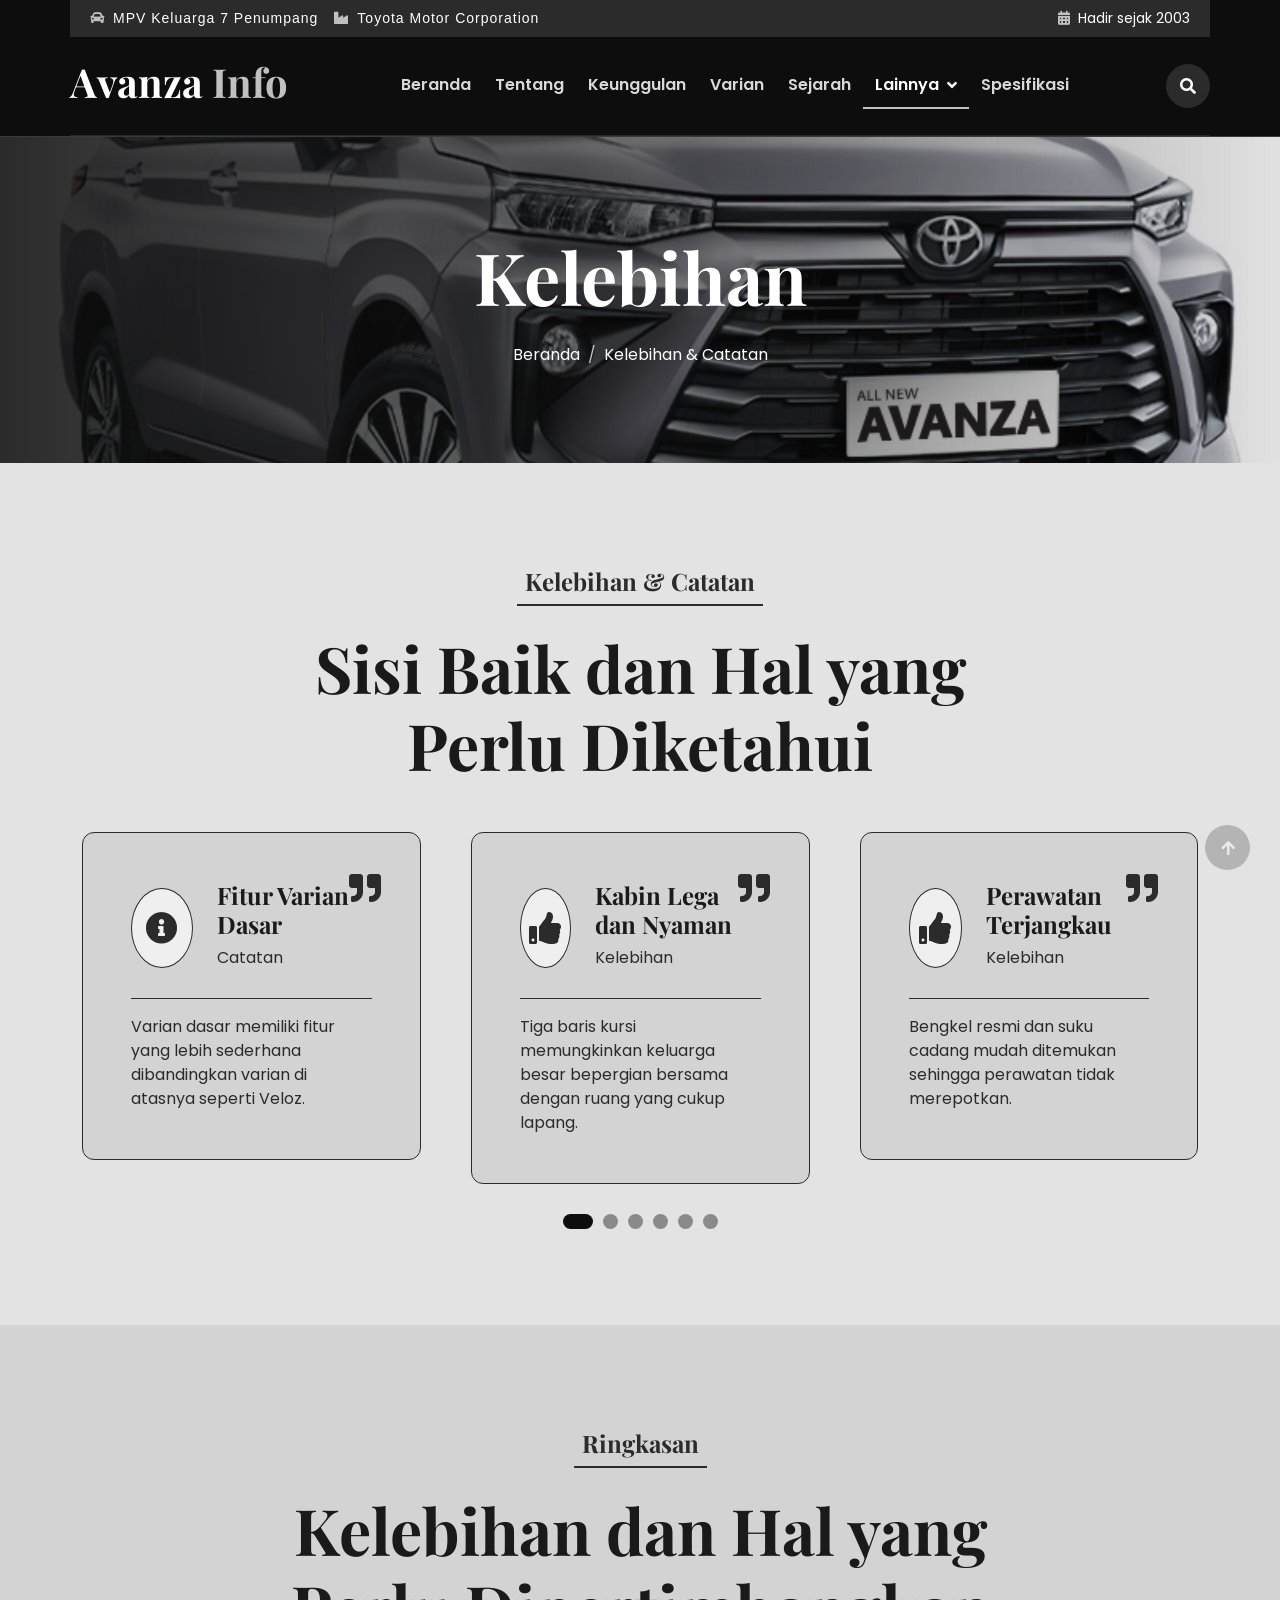
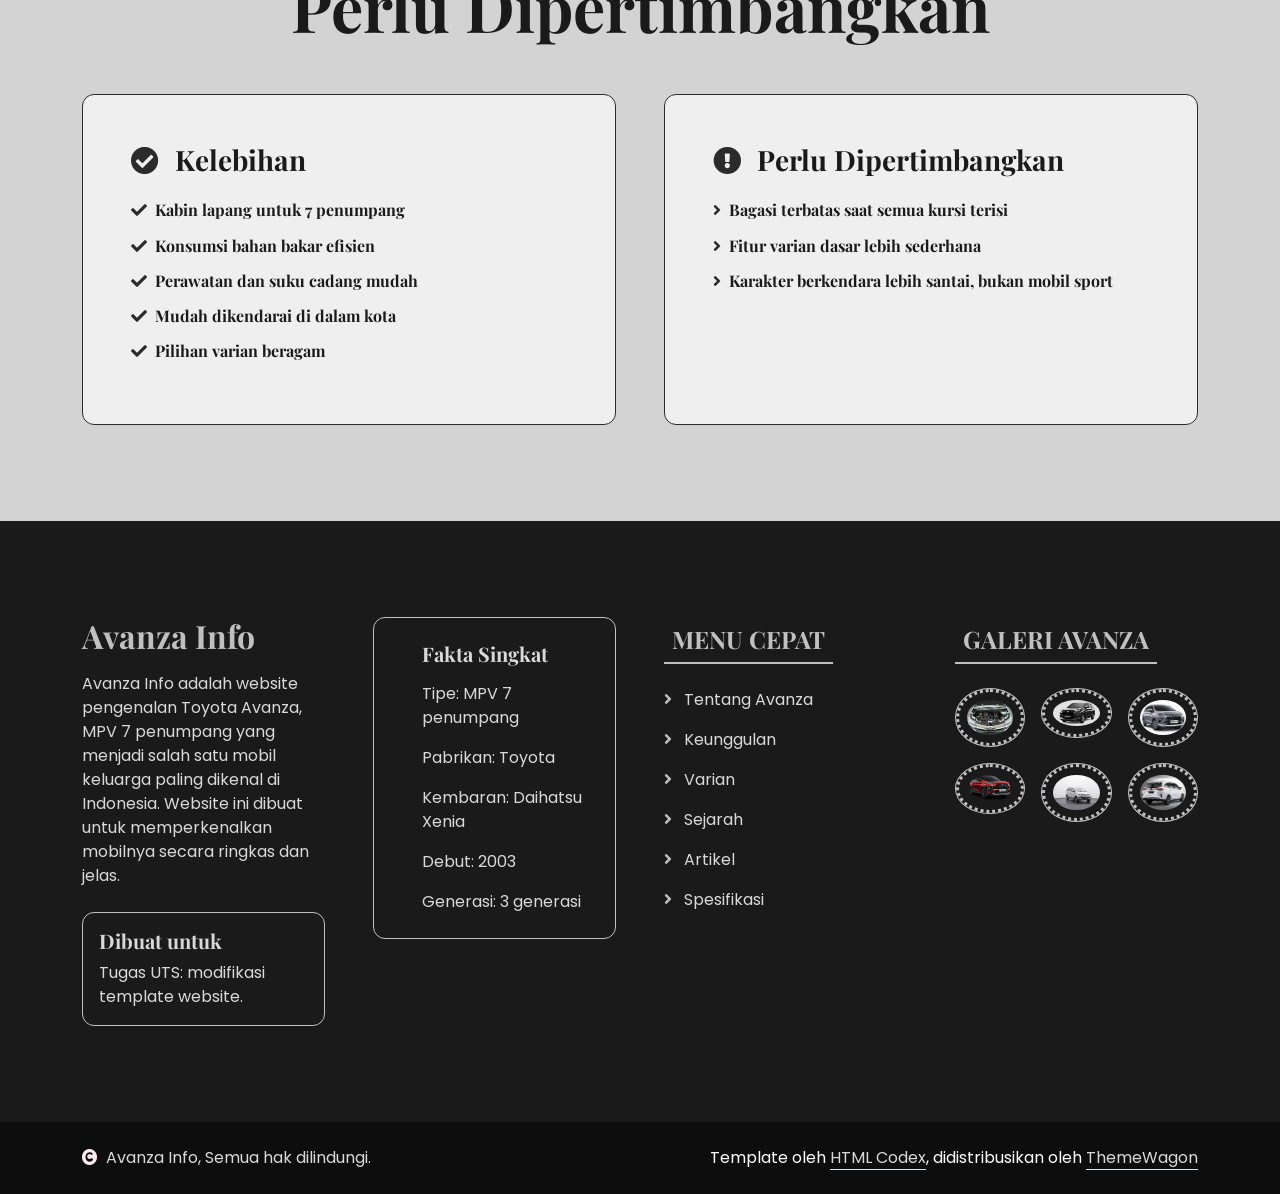
<file: testimonial.html>
<!DOCTYPE html>
<html lang="id">

    <head>
        <meta charset="utf-8">
        <title>Kelebihan Avanza - Avanza Info</title>
        <meta content="width=device-width, initial-scale=1.0" name="viewport">
        <meta content="toyota avanza, mpv keluarga, informasi avanza, spesifikasi avanza" name="keywords">
        <meta content="Avanza Info: website informasi lengkap tentang Toyota Avanza, MPV keluarga andalan Indonesia." name="description">

        <!-- Google Web Fonts -->
        <link rel="preconnect" href="https://fonts.googleapis.com">
        <link rel="preconnect" href="https://fonts.gstatic.com" crossorigin>
        <link href="https://fonts.googleapis.com/css2?family=Playfair+Display:wght@600;700&family=Poppins:wght@300;400;600&display=swap" rel="stylesheet">

        <!-- Icon Font Stylesheet -->
        <link rel="stylesheet" href="https://use.fontawesome.com/releases/v5.15.4/css/all.css"/>
        <link href="https://cdn.jsdelivr.net/npm/bootstrap-icons@1.4.1/font/bootstrap-icons.css" rel="stylesheet">

        <!-- Libraries Stylesheet -->
        <link href="lib/animate/animate.min.css" rel="stylesheet">
        <link href="lib/lightbox/css/lightbox.min.css" rel="stylesheet">
        <link href="lib/owlcarousel/assets/owl.carousel.min.css" rel="stylesheet">

        <!-- Customized Bootstrap Stylesheet -->
        <link href="css/bootstrap.min.css" rel="stylesheet">

        <!-- Template Stylesheet -->
        <link href="css/style.css" rel="stylesheet">

        <!-- Tema Avanza Info (hitam & abu tua) - harus paling akhir -->
        <link href="css/avanza.css" rel="stylesheet">
    </head>

    <body>

        <!-- Spinner Start -->
        <div id="spinner" class="show w-100 vh-100 bg-white position-fixed translate-middle top-50 start-50  d-flex align-items-center justify-content-center">
            <div class="spinner-grow text-primary" role="status"></div>
        </div>
        <!-- Spinner End -->

        <!-- Navbar start -->
        <div class="container-fluid border-bottom bg-light wow fadeIn" data-wow-delay="0.1s">
            <div class="container topbar bg-primary d-none d-lg-block py-2">
                <div class="d-flex justify-content-between">
                    <div class="top-info ps-2">
                        <small class="me-3"><i class="fas fa-car me-2 text-secondary"></i><span class="text-white">MPV Keluarga 7 Penumpang</span></small>
                        <small class="me-3"><i class="fas fa-industry me-2 text-secondary"></i><span class="text-white">Toyota Motor Corporation</span></small>
                    </div>
                    <div class="top-link pe-2">
                        <small class="text-white"><i class="fas fa-calendar-alt me-2 text-secondary"></i>Hadir sejak 2003</small>
                    </div>
                </div>
            </div>
            <div class="container px-0">
                <nav class="navbar navbar-light navbar-expand-xl py-3">
                    <a href="index.html" class="navbar-brand"><h1 class="text-primary display-6">Avanza<span class="text-secondary"> Info</span></h1></a>
                    <button class="navbar-toggler py-2 px-3" type="button" data-bs-toggle="collapse" data-bs-target="#navbarCollapse">
                        <span class="fa fa-bars text-primary"></span>
                    </button>
                    <div class="collapse navbar-collapse" id="navbarCollapse">
                        <div class="navbar-nav mx-auto">
                            <a href="index.html" class="nav-item nav-link">Beranda</a>
                            <a href="about.html" class="nav-item nav-link">Tentang</a>
                            <a href="service.html" class="nav-item nav-link">Keunggulan</a>
                            <a href="program.html" class="nav-item nav-link">Varian</a>
                            <a href="event.html" class="nav-item nav-link">Sejarah</a>
                            <div class="nav-item dropdown">
                                <a href="#" class="nav-link dropdown-toggle active" data-bs-toggle="dropdown">Lainnya</a>
                                <div class="dropdown-menu m-0 bg-secondary rounded-0">
                                    <a href="blog.html" class="dropdown-item">Artikel</a>
                                    <a href="team.html" class="dropdown-item">Bagian Mobil</a>
                                    <a href="testimonial.html" class="dropdown-item active">Kelebihan</a>
                                    <a href="404.html" class="dropdown-item">Halaman 404</a>
                                </div>
                            </div>
                            <a href="contact.html" class="nav-item nav-link">Spesifikasi</a>
                        </div>
                        <button class="btn-search btn btn-primary btn-md-square rounded-circle" data-bs-toggle="modal" data-bs-target="#searchModal"><i class="fas fa-search text-white"></i></button>
                    </div>
                </nav>
            </div>
        </div>
        <!-- Navbar End -->


        <!-- Modal Search Start -->
        <div class="modal fade" id="searchModal" tabindex="-1" aria-labelledby="exampleModalLabel" aria-hidden="true">
            <div class="modal-dialog modal-fullscreen">
                <div class="modal-content rounded-0">
                    <div class="modal-header">
                        <h5 class="modal-title" id="exampleModalLabel">Cari informasi Avanza</h5>
                        <button type="button" class="btn-close" data-bs-dismiss="modal" aria-label="Close"></button>
                    </div>
                    <div class="modal-body d-flex align-items-center">
                        <div class="input-group w-75 mx-auto d-flex">
                            <input type="search" class="form-control p-3" placeholder="Ketik kata kunci, misalnya: mesin, varian, sejarah" aria-describedby="search-icon-1">
                            <span id="search-icon-1" class="input-group-text p-3"><i class="fa fa-search"></i></span>
                        </div>
                    </div>
                </div>
            </div>
        </div>
        <!-- Modal Search End -->


        <!-- Page Header Start -->
        <div class="container-fluid page-header py-5 wow fadeIn" data-wow-delay="0.1s">
            <div class="container text-center py-5">
                <h1 class="display-2 text-white mb-4">Kelebihan</h1>
                <nav aria-label="breadcrumb">
                    <ol class="breadcrumb justify-content-center mb-0">
                        <li class="breadcrumb-item"><a href="index.html" class="text-white">Beranda</a></li>
                        <li class="breadcrumb-item text-white" aria-current="page">Kelebihan & Catatan</li>
                    </ol>
                </nav>
            </div>
        </div>
        <!-- Page Header End -->


        <!-- Testimonial Start -->
        <div class="container-fluid testimonial py-5">
            <div class="container py-5">
                <div class="mx-auto text-center wow fadeIn" data-wow-delay="0.1s" style="max-width: 700px;">
                    <h4 class="text-primary mb-4 border-bottom border-primary border-2 d-inline-block p-2 title-border-radius">Kelebihan & Catatan</h4>
                    <h1 class="mb-5 display-3">Sisi Baik dan Hal yang Perlu Diketahui</h1>
                </div>
                <div class="owl-carousel testimonial-carousel wow fadeIn" data-wow-delay="0.3s">
                <div class="testimonial-item img-border-radius bg-light border border-primary p-4">
                    <div class="p-4 position-relative">
                        <i class="fa fa-quote-right fa-2x text-primary position-absolute" style="top: 15px; right: 15px;"></i>
                        <div class="d-flex align-items-center">
                            <div class="border border-primary bg-white rounded-circle d-flex align-items-center justify-content-center" style="width: 80px; height: 80px;">
                                <i class="fas fa-thumbs-up fa-2x text-primary"></i>
                            </div>
                            <div class="ms-4">
                                <h4 class="text-dark">Kabin Lega dan Nyaman</h4>
                                <p class="m-0 pb-1">Kelebihan</p>
                            </div>
                        </div>
                        <div class="border-top border-primary mt-4 pt-3">
                            <p class="mb-0">Tiga baris kursi memungkinkan keluarga besar bepergian bersama dengan ruang yang cukup lapang.</p>
                        </div>
                    </div>
                </div>
                <div class="testimonial-item img-border-radius bg-light border border-primary p-4">
                    <div class="p-4 position-relative">
                        <i class="fa fa-quote-right fa-2x text-primary position-absolute" style="top: 15px; right: 15px;"></i>
                        <div class="d-flex align-items-center">
                            <div class="border border-primary bg-white rounded-circle d-flex align-items-center justify-content-center" style="width: 80px; height: 80px;">
                                <i class="fas fa-thumbs-up fa-2x text-primary"></i>
                            </div>
                            <div class="ms-4">
                                <h4 class="text-dark">Perawatan Terjangkau</h4>
                                <p class="m-0 pb-1">Kelebihan</p>
                            </div>
                        </div>
                        <div class="border-top border-primary mt-4 pt-3">
                            <p class="mb-0">Bengkel resmi dan suku cadang mudah ditemukan sehingga perawatan tidak merepotkan.</p>
                        </div>
                    </div>
                </div>
                <div class="testimonial-item img-border-radius bg-light border border-primary p-4">
                    <div class="p-4 position-relative">
                        <i class="fa fa-quote-right fa-2x text-primary position-absolute" style="top: 15px; right: 15px;"></i>
                        <div class="d-flex align-items-center">
                            <div class="border border-primary bg-white rounded-circle d-flex align-items-center justify-content-center" style="width: 80px; height: 80px;">
                                <i class="fas fa-thumbs-up fa-2x text-primary"></i>
                            </div>
                            <div class="ms-4">
                                <h4 class="text-dark">Irit Bahan Bakar</h4>
                                <p class="m-0 pb-1">Kelebihan</p>
                            </div>
                        </div>
                        <div class="border-top border-primary mt-4 pt-3">
                            <p class="mb-0">Mesin yang efisien membuat biaya bahan bakar lebih terkendali untuk pemakaian harian.</p>
                        </div>
                    </div>
                </div>
                <div class="testimonial-item img-border-radius bg-light border border-primary p-4">
                    <div class="p-4 position-relative">
                        <i class="fa fa-quote-right fa-2x text-primary position-absolute" style="top: 15px; right: 15px;"></i>
                        <div class="d-flex align-items-center">
                            <div class="border border-primary bg-white rounded-circle d-flex align-items-center justify-content-center" style="width: 80px; height: 80px;">
                                <i class="fas fa-thumbs-up fa-2x text-primary"></i>
                            </div>
                            <div class="ms-4">
                                <h4 class="text-dark">Mudah Dikendarai</h4>
                                <p class="m-0 pb-1">Kelebihan</p>
                            </div>
                        </div>
                        <div class="border-top border-primary mt-4 pt-3">
                            <p class="mb-0">Ukuran yang tidak terlalu besar membuat Avanza mudah dikendalikan di jalan kota.</p>
                        </div>
                    </div>
                </div>
                <div class="testimonial-item img-border-radius bg-light border border-primary p-4">
                    <div class="p-4 position-relative">
                        <i class="fa fa-quote-right fa-2x text-primary position-absolute" style="top: 15px; right: 15px;"></i>
                        <div class="d-flex align-items-center">
                            <div class="border border-primary bg-white rounded-circle d-flex align-items-center justify-content-center" style="width: 80px; height: 80px;">
                                <i class="fas fa-info-circle fa-2x text-primary"></i>
                            </div>
                            <div class="ms-4">
                                <h4 class="text-dark">Bagasi Saat Kursi Penuh</h4>
                                <p class="m-0 pb-1">Catatan</p>
                            </div>
                        </div>
                        <div class="border-top border-primary mt-4 pt-3">
                            <p class="mb-0">Seperti MPV pada umumnya, ruang bagasi menjadi terbatas ketika ketujuh kursi terisi penumpang.</p>
                        </div>
                    </div>
                </div>
                <div class="testimonial-item img-border-radius bg-light border border-primary p-4">
                    <div class="p-4 position-relative">
                        <i class="fa fa-quote-right fa-2x text-primary position-absolute" style="top: 15px; right: 15px;"></i>
                        <div class="d-flex align-items-center">
                            <div class="border border-primary bg-white rounded-circle d-flex align-items-center justify-content-center" style="width: 80px; height: 80px;">
                                <i class="fas fa-info-circle fa-2x text-primary"></i>
                            </div>
                            <div class="ms-4">
                                <h4 class="text-dark">Fitur Varian Dasar</h4>
                                <p class="m-0 pb-1">Catatan</p>
                            </div>
                        </div>
                        <div class="border-top border-primary mt-4 pt-3">
                            <p class="mb-0">Varian dasar memiliki fitur yang lebih sederhana dibandingkan varian di atasnya seperti Veloz.</p>
                        </div>
                    </div>
                </div>
                </div>
            </div>
        </div>
        <!-- Testimonial End -->


        <!-- Ringkasan Start -->
        <div class="container-fluid py-5 bg-light">
            <div class="container py-5">
                <div class="mx-auto text-center wow fadeIn" data-wow-delay="0.1s" style="max-width: 700px;">
                    <h4 class="text-primary mb-4 border-bottom border-primary border-2 d-inline-block p-2 title-border-radius">Ringkasan</h4>
                    <h1 class="mb-5 display-3">Kelebihan dan Hal yang Perlu Dipertimbangkan</h1>
                </div>
                <div class="row g-5">
                    <div class="col-lg-6 wow fadeIn" data-wow-delay="0.1s">
                        <div class="border border-primary bg-white p-5 h-100 img-border-radius">
                            <h3 class="mb-4"><i class="fas fa-check-circle text-primary me-3"></i>Kelebihan</h3>
                            <h6 class="mb-3"><i class="fas fa-check me-2 text-primary"></i>Kabin lapang untuk 7 penumpang</h6>
                            <h6 class="mb-3"><i class="fas fa-check me-2 text-primary"></i>Konsumsi bahan bakar efisien</h6>
                            <h6 class="mb-3"><i class="fas fa-check me-2 text-primary"></i>Perawatan dan suku cadang mudah</h6>
                            <h6 class="mb-3"><i class="fas fa-check me-2 text-primary"></i>Mudah dikendarai di dalam kota</h6>
                            <h6 class="mb-3"><i class="fas fa-check me-2 text-primary"></i>Pilihan varian beragam</h6>
                        </div>
                    </div>
                    <div class="col-lg-6 wow fadeIn" data-wow-delay="0.3s">
                        <div class="border border-primary bg-white p-5 h-100 img-border-radius">
                            <h3 class="mb-4"><i class="fas fa-exclamation-circle text-primary me-3"></i>Perlu Dipertimbangkan</h3>
                            <h6 class="mb-3"><i class="fas fa-angle-right me-2 text-primary"></i>Bagasi terbatas saat semua kursi terisi</h6>
                            <h6 class="mb-3"><i class="fas fa-angle-right me-2 text-primary"></i>Fitur varian dasar lebih sederhana</h6>
                            <h6 class="mb-3"><i class="fas fa-angle-right me-2 text-primary"></i>Karakter berkendara lebih santai, bukan mobil sport</h6>
                        </div>
                    </div>
                </div>
            </div>
        </div>
        <!-- Ringkasan End -->

        <!-- Footer Start -->
        <div class="container-fluid footer py-5 wow fadeIn" data-wow-delay="0.1s">
            <div class="container py-5">
                <div class="row g-5">
                    <div class="col-md-6 col-lg-4 col-xl-3">
                        <div class="footer-item">
                            <h2 class="fw-bold mb-3"><span class="text-primary mb-0">Avanza</span><span class="text-secondary"> Info</span></h2>
                            <p class="mb-4">Avanza Info adalah website pengenalan Toyota Avanza, MPV 7 penumpang yang menjadi salah satu mobil keluarga paling dikenal di Indonesia. Website ini dibuat untuk memperkenalkan mobilnya secara ringkas dan jelas.</p>
                            <div class="border border-primary p-3 rounded">
                                <h5 class="mb-2">Dibuat untuk</h5>
                                <p class="mb-0">Tugas UTS: modifikasi template website.</p>
                            </div>
                        </div>
                    </div>
                    <div class="col-md-6 col-lg-4 col-xl-3">
                        <div class="footer-item">
                            <div class="d-flex flex-column p-4 ps-5 text-dark border border-primary" style="border-radius: 12px;">
                                <h5 class="mb-3">Fakta Singkat</h5>
                                <p>Tipe: MPV 7 penumpang</p>
                                <p>Pabrikan: Toyota</p>
                                <p>Kembaran: Daihatsu Xenia</p>
                                <p>Debut: 2003</p>
                                <p class="mb-0">Generasi: 3 generasi</p>
                            </div>
                        </div>
                    </div>
                    <div class="col-md-6 col-lg-4 col-xl-3">
                        <div class="footer-item">
                            <h4 class="text-primary mb-4 border-bottom border-primary border-2 d-inline-block p-2 title-border-radius">MENU CEPAT</h4>
                            <div class="d-flex flex-column align-items-start">
                                <a href="about.html" class="text-body mb-3"><i class="fa fa-angle-right text-primary me-2"></i> Tentang Avanza</a>
                                <a href="service.html" class="text-body mb-3"><i class="fa fa-angle-right text-primary me-2"></i> Keunggulan</a>
                                <a href="program.html" class="text-body mb-3"><i class="fa fa-angle-right text-primary me-2"></i> Varian</a>
                                <a href="event.html" class="text-body mb-3"><i class="fa fa-angle-right text-primary me-2"></i> Sejarah</a>
                                <a href="blog.html" class="text-body mb-3"><i class="fa fa-angle-right text-primary me-2"></i> Artikel</a>
                                <a href="contact.html" class="text-body mb-3"><i class="fa fa-angle-right text-primary me-2"></i> Spesifikasi</a>
                            </div>
                        </div>
                    </div>
                    <div class="col-md-6 col-lg-4 col-xl-3">
                        <div class="footer-item">
                            <h4 class="text-primary mb-4 border-bottom border-primary border-2 d-inline-block p-2 title-border-radius">GALERI AVANZA</h4>
                            <div class="row g-3">
                                <div class="col-4"><div class="footer-galary-img rounded-circle border border-primary"><img src="img/galary-1.jpg" class="img-fluid rounded-circle p-2" alt="Galeri Toyota Avanza 1"></div></div>
                                <div class="col-4"><div class="footer-galary-img rounded-circle border border-primary"><img src="img/galary-2.jpg" class="img-fluid rounded-circle p-2" alt="Galeri Toyota Avanza 2"></div></div>
                                <div class="col-4"><div class="footer-galary-img rounded-circle border border-primary"><img src="img/galary-3.jpg" class="img-fluid rounded-circle p-2" alt="Galeri Toyota Avanza 3"></div></div>
                                <div class="col-4"><div class="footer-galary-img rounded-circle border border-primary"><img src="img/galary-4.jpg" class="img-fluid rounded-circle p-2" alt="Galeri Toyota Avanza 4"></div></div>
                                <div class="col-4"><div class="footer-galary-img rounded-circle border border-primary"><img src="img/galary-5.jpg" class="img-fluid rounded-circle p-2" alt="Galeri Toyota Avanza 5"></div></div>
                                <div class="col-4"><div class="footer-galary-img rounded-circle border border-primary"><img src="img/galary-6.jpg" class="img-fluid rounded-circle p-2" alt="Galeri Toyota Avanza 6"></div></div>
                            </div>
                        </div>
                    </div>
                </div>
            </div>
        </div>
        <!-- Footer End -->


        <!-- Copyright Start -->
        <div class="container-fluid copyright bg-dark py-4">
            <div class="container">
                <div class="row">
                    <div class="col-md-6 text-center text-md-start mb-3 mb-md-0">
                        <span class="text-light"><a href="index.html"><i class="fas fa-copyright text-light me-2"></i>Avanza Info</a>, Semua hak dilindungi.</span>
                    </div>
                    <div class="col-md-6 my-auto text-center text-md-end text-white">
                        <!--/*** This template is free as long as you keep the below author's credit link/attribution link/backlink. ***/-->
                        <!--/*** If you'd like to use the template without the below author's credit link/attribution link/backlink, ***/-->
                        <!--/*** you can purchase the Credit Removal License from "https://htmlcodex.com/credit-removal". ***/-->
                        Template oleh <a class="border-bottom" href="https://htmlcodex.com">HTML Codex</a>, didistribusikan oleh <a class="border-bottom" href="https://themewagon.com">ThemeWagon</a>
                    </div>
                </div>
            </div>
        </div>
        <!-- Copyright End -->


        <!-- Back to Top -->
        <a href="#" class="btn btn-primary border-3 border-primary rounded-circle back-to-top"><i class="fa fa-arrow-up"></i></a>


        <!-- JavaScript Libraries -->
        <script src="https://ajax.googleapis.com/ajax/libs/jquery/3.6.4/jquery.min.js"></script>
        <script src="https://cdn.jsdelivr.net/npm/bootstrap@5.0.0/dist/js/bootstrap.bundle.min.js"></script>
        <script src="lib/wow/wow.min.js"></script>
        <script src="lib/easing/easing.min.js"></script>
        <script src="lib/waypoints/waypoints.min.js"></script>
        <script src="lib/lightbox/js/lightbox.min.js"></script>
        <script src="lib/owlcarousel/owl.carousel.min.js"></script>

        <!-- Template Javascript -->
        <script src="js/main.js"></script>
    </body>

</html>
</file>
<file: css/style.css>
/*** Spinner Start ***/
#spinner {
    opacity: 0;
    visibility: hidden;
    transition: opacity .8s ease-out, visibility 0s linear .5s;
    z-index: 99999;
 }

 #spinner.show {
     transition: opacity .8s ease-out, visibility 0s linear .0s;
     visibility: visible;
     opacity: 1;
 }
/*** Spinner End ***/


/*** Common CSS Start ***/
.back-to-top {
    position: fixed;
    right: 30px;
    bottom: 30px;
    display: flex;
    width: 45px;
    height: 45px;
    align-items: center;
    justify-content: center;
    transition: 0.5s;
    z-index: 99;
}

h1,
h2,
h3,
.h1,
.h2,
.h3 {
    font-weight: 200;
    font-family: 'Montserrat', sans-serif;
}

h4,
h5,
h6,
.h4,
.h5,
.h6 {
    font-weight: 600;
    font-family: 'Montserrat', sans-serif;
}

.display-1,
.display-2,
.display-3,
.display-4,
.display-5,
.display-6 {
    font-weight: 700;
    font-family: 'Fredoka', sans-serif;
}

.display-4,
.display-5,
.display-6 {
    font-weight: 600;
}

.wow,
.animated {
    animation-duration: 2s !important;
}
/*** Common CSS End ***/


/*** Button Start ***/
.btn {
    font-weight: 600;
    transition: .5s;
}

.btn-square {
    width: 32px;
    height: 32px;
}

.btn-sm-square {
    width: 34px;
    height: 34px;
}

.btn-md-square {
    width: 44px;
    height: 44px;
}

.btn-lg-square {
    width: 56px;
    height: 56px;
}

.btn-square,
.btn-sm-square,
.btn-md-square,
.btn-lg-square {
    padding: 0;
    display: flex;
    align-items: center;
    justify-content: center;
    font-weight: normal;
}

.btn.btn-primary {
    border: 0;
    color: var(--bs-white);
}

.btn.btn-primary:hover {
    background: var(--bs-secondary);
    color: var(--bs-primary);
}

.btn-border-radius {
    border-radius: 25% 10%;
}

.img-border-radius {
    border-radius: 50% 20% / 10% 40%;
}

.title-border-radius {
    border-radius: 10% 30%;
}
/*** Button End ***/


/*** Topbar Start ***/
.topbar .top-info {
    font-size: medium;
    font-weight: 400;
    font-family: 'Montserrat', sans-serif;
    letter-spacing: 1px;
    display: flex;
    align-items: center;
}

.topbar .top-link {
    display: flex;
    align-items: center;
    justify-content: center;
}

.topbar .top-link a {
    margin-right: 10px;
}

.topbar .top-link a:hover {
    background: var(--bs-secondary) !important;
}

.topbar .top-link a:hover i {
    color: var(--bs-primary) !important;
}
/*** Topbar End ***/


/*** Navbar Start ***/
.navbar {
    border-bottom: 1px solid rgba(255, 255, 255, .1);
}

.navbar .navbar-nav .nav-link {
    padding: 10px 12px;
    font-size: 16px;
    font-weight: 600;
    transition: .5s;
}

.navbar .navbar-nav .nav-link:hover,
.navbar .navbar-nav .nav-link.active,
.fixed-top.bg-white .navbar .navbar-nav .nav-link:hover,
.fixed-top.bg-white .navbar .navbar-nav .nav-link.active {
    color: var(--bs-primary);
}

.navbar .dropdown-toggle::after {
    border: none;
    content: "\f107";
    font-family: "Font Awesome 5 Free";
    font-weight: 700;
    vertical-align: middle;
    margin-left: 8px;
}

@media (min-width: 1200px) {
    .navbar .nav-item .dropdown-menu {
        display: block;
        visibility: hidden;
        top: 100%;
        font-weight: 400;
        font-family: 'Fredoka', sans-serif;
        transform: rotateX(-75deg);
        transform-origin: 0% 0%;
        border: 0;
        transition: .5s;
        opacity: 0;
    }
}

.dropdown .dropdown-menu a:hover {
    background: var(--bs-secondary);
    color: var(--bs-primary);
}

.navbar .nav-item:hover .dropdown-menu {
    transform: rotateX(0deg);
    visibility: visible;
    background: var(--bs-light) !important;
    border-radius: 10px !important;
    transition: .5s;
    opacity: 1;
}

#searchModal .modal-content {
    background: rgba(255, 255, 255, .8);
}
/*** Navbar End ***/


/*** Hero Header ***/
.hero-header,
.page-header {
    background: linear-gradient(rgba(0, 0, 0, 0.5), rgba(0, 0, 0, 0.05)), url(../img/hero-img.jpg);
    background-position: center center;
    background-repeat: no-repeat;
    background-size: cover;
}
/*** Hero Header ***/


/*** About Start ***/
.video {
    position: relative;
    height: 100%;
    min-height: 400px;
    background: linear-gradient(rgba(255, 255, 255, 0.1), rgba(255, 255, 255, 0.1)), url(../img/about.jpg);
    background-position: center center;
    background-repeat: no-repeat;
    background-size: cover;
    border-radius: 10px;
}

.video .btn-play {
    position: absolute;
    z-index: 3;
    top: 50%;
    left: 50%;
    transform: translateX(-50%) translateY(-50%);
    box-sizing: content-box;
    display: block;
    width: 32px;
    height: 44px;
    border-radius: 50%;
    border: none;
    outline: none;
    padding: 18px 20px 18px 28px;
}

.video .btn-play:before {
    content: "";
    position: absolute;
    z-index: 0;
    left: 50%;
    top: 50%;
    transform: translateX(-50%) translateY(-50%);
    display: block;
    width: 100px;
    height: 100px;
    background: var(--bs-secondary);
    border-radius: 50%;
    animation: pulse-border 1500ms ease-out infinite;
}

.video .btn-play:after {
    content: "";
    position: absolute;
    z-index: 1;
    left: 50%;
    top: 50%;
    transform: translateX(-50%) translateY(-50%);
    display: block;
    width: 100px;
    height: 100px;
    background: var(--bs-primary);
    border-radius: 50%;
    transition: all 200ms;
}

.video .btn-play img {
    position: relative;
    z-index: 3;
    max-width: 100%;
    width: auto;
    height: auto;
}

.video .btn-play span {
    display: block;
    position: relative;
    z-index: 3;
    width: 0;
    height: 0;
    border-left: 32px solid var(--bs-white);
    border-top: 22px solid transparent;
    border-bottom: 22px solid transparent;
}

@keyframes pulse-border {
    0% {
        transform: translateX(-50%) translateY(-50%) translateZ(0) scale(1);
        opacity: 1;
    }

    100% {
        transform: translateX(-50%) translateY(-50%) translateZ(0) scale(1.5);
        opacity: 0;
    }
}

#videoModal {
    z-index: 99999;
}

#videoModal .modal-dialog {
    position: relative;
    max-width: 800px;
    margin: 60px auto 0 auto;
}

#videoModal .modal-body {
    position: relative;
    padding: 0px;
}

#videoModal .close {
    position: absolute;
    width: 30px;
    height: 30px;
    right: 0px;
    top: -30px;
    z-index: 999;
    font-size: 30px;
    font-weight: normal;
    color: #FFFFFF;
    background: #000000;
    opacity: 1;
}

.video.border {
    border-radius: 50% 20% / 10% 40%;
}

.about {
    background: linear-gradient(rgba(255, 255, 255, 0.8), rgba(255, 255, 255, 0.8)), url(../img/background.jpg);
    background-position: center center;
    background-repeat: no-repeat;
    background-size: cover;
}
/*** About End ***/


/*** service Start ***/
.service {
    background: linear-gradient(rgba(255, 72, 128, 0.05), rgba(255, 72, 128, 0.2));
}

.service .service-item {
    box-shadow: 0 0 45px rgba(0, 0, 0, .1);
    width: 100%;
    height: 100%;
    border-radius: 50% 20% / 10% 40%;
    transition: 0.5s;
    position: relative;
}

.service-content::after {
    position: absolute;
    content: "";
    width: 0;
    height: 100%;
    top: 0;
    left: 0;
    right: auto;
    background: transparent;
    border-radius: 50% 20% / 10% 40%;
    transition: .5s;
}

.service-item:hover {
    border: 1px solid var(--bs-secondary) !important;
}

.service-item:hover .service-content::after {
    background: var(--bs-secondary);
    width: 100%;
    opacity: 1;
    z-index: 1;
}

.service-item .service-content .service-content-inner {
    position: relative;
    z-index: 2;
}

.service-item .service-content-inner i,
.service-item .service-content-inner p,
.service-item .service-content-inner a.h4 {
    transition: 0.5s;
}

.service-item:hover .service-content-inner i,
.service-item:hover .service-content-inner p {
    color: var(--bs-white) !important;
}
.service-item:hover .service-content-inner a.h4 {
    color: var(--bs-primary);
}

.service-item:hover .service-content-inner a.btn-primary {
    background: var(--bs-white) !important;
    color: var(--bs-primary) !important;
}

.service-item .service-content-inner a.btn-primary:hover {
    background: var(--bs-primary) !important;
    color: var(--bs-white) !important;
}
/*** Service End ***/


/*** Programs Start ***/
.program {
    background: linear-gradient(rgba(255, 72, 128, 0.1), rgba(255, 72, 128, 0.1));
}

.program .program-item .program-img .program-rate {
    position: absolute;
    width: 100px; 
    top: -20px; 
    left: 50%; 
    margin-left: -50px; 
    border-radius: 10% / 50%;
}

.program .program-item .program-text {
    padding-top: 150px; 
    margin-top: -125px;
}

.program .program-item .program-img img,
.program .program-item .program-teacher img,
.program .program-item:hover .program-text-inner a.h4 {
    transition: 0.5s;
}

.program .program-item:hover .program-img img,
.program .program-item:hover .program-teacher img {
    transform: scale(1.2);
}

.program .program-item:hover .program-text-inner a.h4 {
    color: var(--bs-primary) !important;
}
/*** Programs End ***/


/*** Events Start ***/
.events .events-item {
    width: 100%;
    height: 100%;
    border-radius: 30%;
    position: relative;
}

.events .events-item .events-inner .events-rate {
    position: absolute;
    width: 120px; 
    top: -20px; 
    left: 50%; 
    margin-left: -60px; 
    border-radius: 10% / 50%;
}

.events .events-item .events-inner .events-img .event-overlay {
    position: absolute;
    top: 50%; 
    left: 50%;
    transform: translate(-50%, -50%);
    transition: 0.5s;
    z-index: 1;
    opacity: 0;
}

.events .events-item .events-inner .events-img:hover .event-overlay {
    opacity: 1;
}

.events .events-item .events-img::after {
    position: absolute;
    content: "";
    width: 100%;
    height: 0;
    top: 0;
    left: 0;
    bottom: auto;
    background: rgba(77, 101, 249, .7);
    border-radius: 10px;
    transition: 0.5s;
}

.events .events-item:hover .events-img::after {
    height: 100%;
    opacity: 1;
}

.events .events-item .events-text a.h4,
.events .events-item .events-img img {
    transition: 0.5s;
}

.events .events-item:hover .events-text a.h4 {
    color: var(--bs-primary) !important;
}

.events .events-item:hover .events-img img {
    transform: scale(1.3);
}
/*** Events End ***/


/*** Blog Start ***/
.blog .blog-item .blog-img::after {
    position: absolute;
    content: "";
    width: 100%;
    height: 0;
    top: 0;
    left: 0;
    bottom: auto;
    background: rgba(77, 101, 249, .7);
    border-radius: 10px 10px 0 0;
    transition: 0.5s;
}

.blog .blog-item:hover .blog-img::after {
    height: 100%;
    opacity: 1;
}

.blog .blog-item .blog-date-comments {
    padding-top: 150px !important; 
    margin-top: -125px;
}

.blog .blog-item .blog-img img,
.blog .blog-item .blog-content img,
.blog .blog-item .blog-text-inner a.h4 {
    transition: 0.5s;
}

.blog .blog-item:hover .blog-img img {
    transform: scale(1.3);
}

.blog .blog-item:hover .blog-content img {
    transform: scale(1.3);
}

.blog .blog-item:hover .blog-text-inner a.h4 {
    color: var(--bs-primary);
}
/*** Blog End ***/



/*** Team Start ***/
.team .team-item {
    position: relative;
    width: 100%;
    height: 100%;
}

.team .team-item .team-icon {
    position: absolute;
    bottom: 120px;
    left: 50%;
    transform: translateX(-50%);
}

.team .team-item .team-icon a.share-link {
    opacity: 0;
    transition: 0.5s;
}

.team .team-item:hover .team-icon a.share-link {
    opacity: 1;
}

.team .team-item .team-content,
.team .team-item .team-content h4,
.team .team-item .team-content p {
    transition: 0.5s;
}

.team .team-item:hover .team-content {
    background: var(--bs-primary) !important;
    border-radius: 0 0 10px 10px;
}

.team .team-item:hover .team-content h4 {
    color: var(--bs-white) !important;
}

.team .team-item:hover .team-content p {
    color: var(--bs-dark) !important;
}
/*** Team end ***/


/*** testimonial Start ***/
.testimonial .testimonial-carousel {
    position: relative;
    
}

.testimonial .testimonial-carousel .owl-dots {
    margin-top: 30px;
    display: flex;
    align-items: center;
    justify-content: center;
}

.testimonial .testimonial-carousel .owl-dot {
    position: relative;
    display: inline-block;
    margin: 0 5px;
    width: 15px;
    height: 15px;
    background: var(--bs-primary);
    border-radius: 10px;
    transition: 0.5s;
}

.testimonial .testimonial-carousel .owl-dot.active {
    width: 30px;
    background: var(--bs-secondary);
}
/*** testimonial End ***/


/*** Footer Start ***/
.footer {
    background: linear-gradient(rgba(255, 255, 255, .8), rgba(255, 255, 255, 1)), url(../img/background.jpg);
    background-position: top center;
    background-repeat: no-repeat;
    background-size: cover;
}

.footer .footer-galary-img img {
    width: 100%;
    border-style: dotted; 
    border-color: var(--bs-primary);
    transition: 0.5s;
}

.footer .footer-galary-img img:hover {
    transform: scale(1.2);
}

.footer-item a.text-body:hover {
    color: var(--bs-secondary) !important;
}
/*** Footer End ***/
</file>
<file: css/avanza.css>
/* ===== Avanza Info: tema hitam & abu tua =====
   Dimuat SETELAH style.css, jadi menimpa warna & font bawaan template BabyCare. */
:root{
  --bs-primary:#2B2B2B;      /* abu tua */
  --bs-secondary:#0D0D0D;    /* hitam */
}

/* ---------- Font ---------- */
body{font-family:'Poppins',sans-serif;color:#2B2B2B;}
h1,h2,h3,h4,h5,h6,.h1,.h2,.h3,.h4,.h5,.h6,
.display-1,.display-2,.display-3,.display-4,.display-5,.display-6,
.navbar-brand h1{font-family:'Playfair Display',serif;font-weight:700;}
.navbar .nav-item .dropdown-menu{font-family:'Poppins',sans-serif;}

/* ---------- Warna utama ---------- */
.text-primary{color:#2B2B2B!important;}
.text-secondary{color:#0D0D0D!important;}
.bg-primary{background-color:#2B2B2B!important;}
.bg-secondary{background-color:#0D0D0D!important;}
.bg-light{background-color:#F2F2F2!important;}
.border-primary{border-color:#2B2B2B!important;}
.border-secondary{border-color:#0D0D0D!important;}
.btn-primary,.btn.btn-primary{background-color:#2B2B2B!important;border-color:#2B2B2B!important;color:#fff!important;}
.btn-primary:hover,.btn.btn-primary:hover{background-color:#0D0D0D!important;border-color:#C0C0C0!important;color:#C0C0C0!important;}

/* ---------- Topbar & navbar ---------- */
.topbar{border-radius:0!important;}
.topbar .text-secondary{color:#C0C0C0!important;}
/* Navbar gelap (pembungkusnya satu-satunya yang punya border-bottom + bg-light) */
.container-fluid.border-bottom.bg-light{background-color:#0D0D0D!important;border-bottom:1px solid #3A3A3A!important;}
.navbar-brand h1.text-primary{color:#fff!important;}
.navbar-brand h1 .text-secondary{color:#C0C0C0!important;}
.navbar .navbar-nav .nav-link{color:#D9D9D9!important;}
.navbar .navbar-nav .nav-link:hover,
.navbar .navbar-nav .nav-link.active{color:#fff!important;}
.navbar .navbar-nav .nav-link.active{border-bottom:2px solid #C0C0C0;}
.navbar-toggler{border-color:#6B6B6B!important;}
.navbar-toggler .fa-bars{color:#fff!important;}
.btn-search{border:1px solid #6B6B6B!important;}
.dropdown .dropdown-menu a{color:#2B2B2B;}
.dropdown .dropdown-menu a:hover,
.dropdown .dropdown-menu a.active{background:#0D0D0D!important;color:#C0C0C0!important;}
.navbar .nav-item:hover .dropdown-menu{background:#F2F2F2!important;border-radius:8px!important;}

/* ---------- Hero (taruh foto di img/avanza-hero.jpg) ---------- */
.hero-header,.page-header{
  background:linear-gradient(90deg,rgba(13,13,13,.88) 0%,rgba(13,13,13,.6) 45%,rgba(13,13,13,.12) 100%),url(../img/avanza-hero.jpg) center right/cover no-repeat!important;
}
.hero-header h1.text-primary{color:#C0C0C0!important;}

/* ---------- Bentuk: tegas & elegan, bukan bulat ala daycare ---------- */
.btn-border-radius{border-radius:6px!important;}
.img-border-radius{border-radius:12px!important;}
.title-border-radius{border-radius:0!important;}
.service .service-item,.service-content::after,
.program-item,.events .events-item,.blog-item,.team-item,.testimonial-item{border-radius:12px!important;}
.footer .border-primary.p-3{border-radius:12px!important;}

/* ---------- About ---------- */
.about{background:#D3D3D3!important;}

/* ---------- Keunggulan (service) ---------- */
.service{background:linear-gradient(rgba(43,43,43,.04),rgba(43,43,43,.16))!important;}
.service-item:hover{border:1px solid #0D0D0D!important;box-shadow:0 10px 30px rgba(0,0,0,.25);}
.service-item:hover .service-content::after{background:#0D0D0D!important;}
.service-item:hover .service-content-inner a.h4{color:#C0C0C0!important;}
.service-item:hover .service-content-inner a.btn-primary{background:#fff!important;color:#0D0D0D!important;border-color:#fff!important;}
.service-item .service-content-inner a.btn-primary:hover{background:#2B2B2B!important;color:#fff!important;}

/* ---------- Varian (program) ---------- */
.program{background:linear-gradient(rgba(43,43,43,.08),rgba(43,43,43,.08))!important;}
.program .program-item:hover .program-text-inner a.h4{color:#0D0D0D!important;}

/* ---------- Sejarah (events) & Artikel (blog): overlay biru -> hitam ---------- */
.events .events-item .events-img::after{background:rgba(13,13,13,.7)!important;border-radius:12px;}
.blog .blog-item .blog-img::after{background:rgba(13,13,13,.7)!important;}
.events .events-item:hover .events-text a.h4,
.blog .blog-item:hover .blog-text-inner a.h4{color:#0D0D0D!important;}

/* ---------- Bagian mobil (team) ---------- */
.team .team-item:hover .team-content{background:#2B2B2B!important;}
.team .team-item:hover .team-content h4{color:#fff!important;}
.team .team-item:hover .team-content p{color:#C0C0C0!important;}

/* ---------- Kelebihan & catatan (carousel) ---------- */
.testimonial .testimonial-carousel .owl-dot{background:#8A8A8A!important;}
.testimonial .testimonial-carousel .owl-dot.active{background:#0D0D0D!important;}

/* ---------- Footer gelap ---------- */
.footer{background:#1A1A1A!important;color:#D9D9D9;}
.footer p,.footer a,.footer .text-body,.footer .text-dark,.footer h5{color:#D9D9D9!important;}
.footer .text-primary,.footer .text-secondary{color:#C0C0C0!important;}
.footer .border-primary{border-color:#C0C0C0!important;}
.footer .footer-galary-img img{border-color:#C0C0C0!important;}
.footer-item a.text-body:hover,.footer a:hover{color:#fff!important;}
.copyright{background:#0D0D0D!important;}

/* ---------- Breadcrumb halaman dalam ---------- */
.breadcrumb-item+.breadcrumb-item::before{color:#C0C0C0!important;}
.breadcrumb-item a:hover{color:#C0C0C0!important;}

/* ---------- FAQ (accordion) di halaman Spesifikasi ---------- */
.accordion-item{border:1px solid #2B2B2B!important;border-radius:8px!important;margin-bottom:12px;overflow:hidden;}
.accordion-button{font-weight:600;color:#2B2B2B;}
.accordion-button:not(.collapsed){background:#2B2B2B!important;color:#fff!important;box-shadow:none;}
.accordion-button:focus{box-shadow:none!important;border-color:#2B2B2B;}
.accordion-button:not(.collapsed)::after{filter:brightness(0) invert(1);}


/* ===== Latar abu (tidak ada lagi putih) + teks hitam netral ===== */
html,body{background:#E3E3E3;}
#spinner.bg-white{background-color:#E3E3E3!important;}
.bg-light{background-color:#D3D3D3!important;}          /* section selang-seling */
.bg-white{background-color:#EFEFEF!important;}          /* kartu & kotak konten */
#searchModal .modal-content{background:rgba(227,227,227,.96)!important;}

/* Teks: ganti biru navy bawaan template jadi hitam netral */
.text-dark{color:#1A1A1A!important;}
h1,h2,h3,h4,h5,h6,.h1,.h2,.h3,.h4,.h5,.h6,
.display-1,.display-2,.display-3,.display-4,.display-5,.display-6{color:#1A1A1A;}
p,small,li,td,th{color:#2B2B2B;}
.text-muted{color:#5E5E5E!important;}

/* Tabel, FAQ, dan form ikut abu */
.table-dark{--bs-table-bg:#2B2B2B;--bs-table-striped-bg:#3A3A3A;--bs-table-hover-bg:#3A3A3A;border-color:#3A3A3A;}
.table-dark th,.table-dark td{background-color:#2B2B2B!important;color:#fff!important;}
.accordion-button:not(.collapsed){background:#2B2B2B!important;color:#fff!important;}
.accordion-button.collapsed,.accordion-body{background-color:#EFEFEF!important;}
.form-control,.input-group-text{background-color:#EFEFEF;}

/* Pastikan teks tetap terbaca di area gelap */
.hero-header h1,.page-header h1,.hero-header p,.page-header p,.hero-header .breadcrumb-item{color:#fff;}
.hero-header h1.text-primary{color:#C0C0C0!important;}
.service-item:hover .service-content-inner p,
.service-item:hover .service-content-inner i{color:#fff!important;}
.team .team-item:hover .team-content h4{color:#fff!important;}
.copyright,.copyright a,.copyright span{color:#D9D9D9!important;}
</file>
